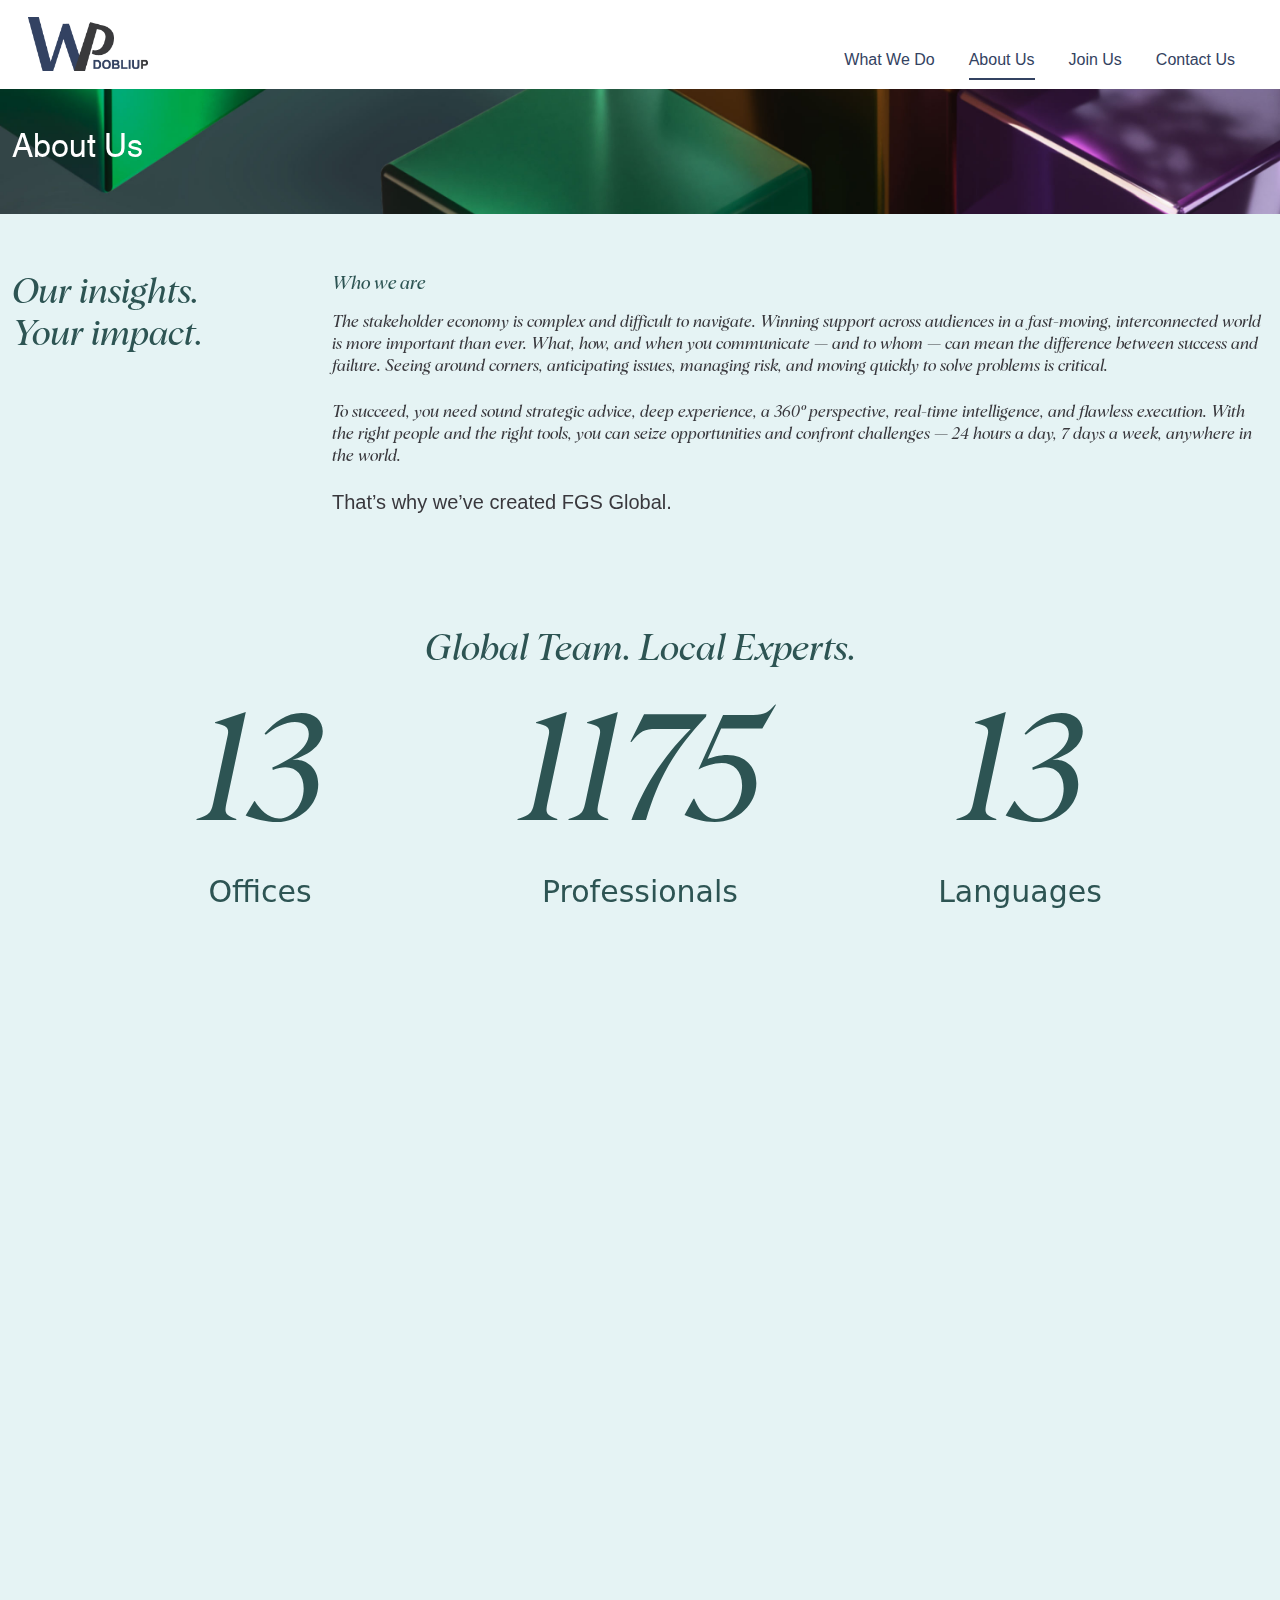
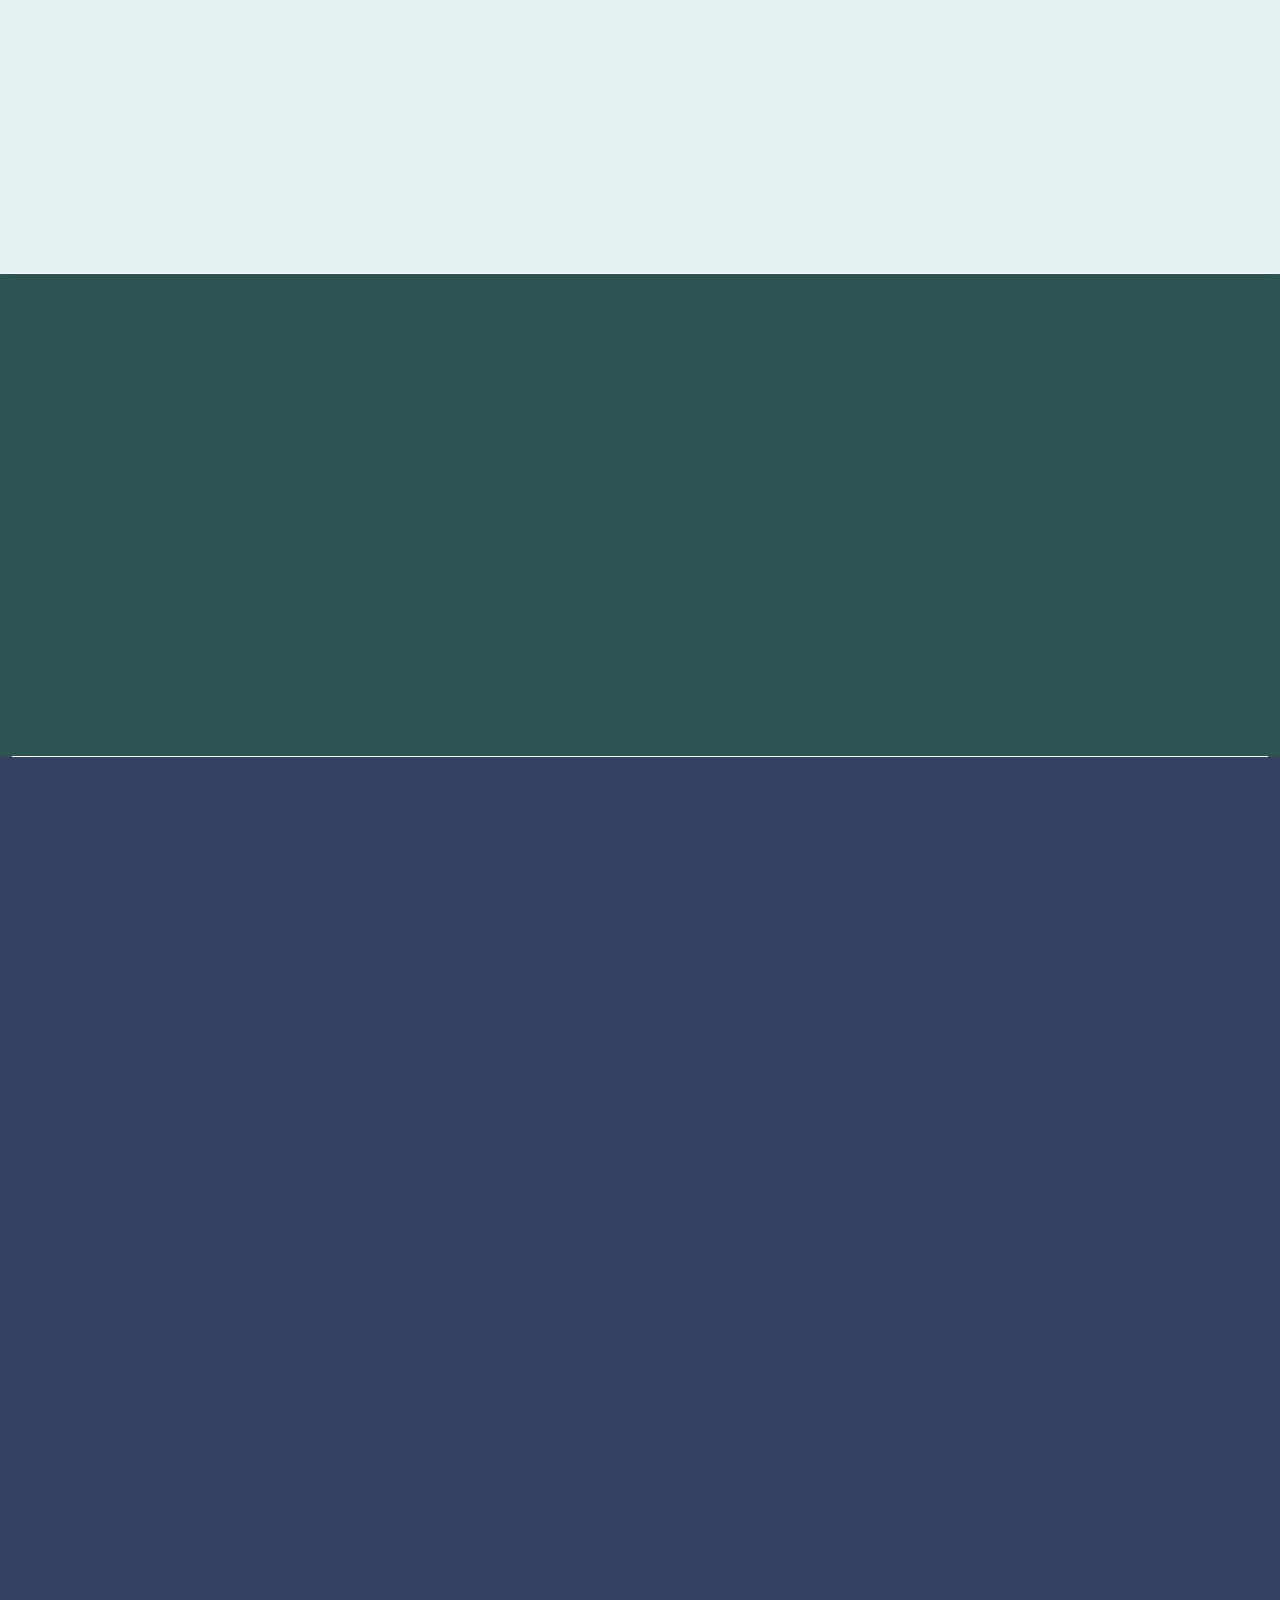
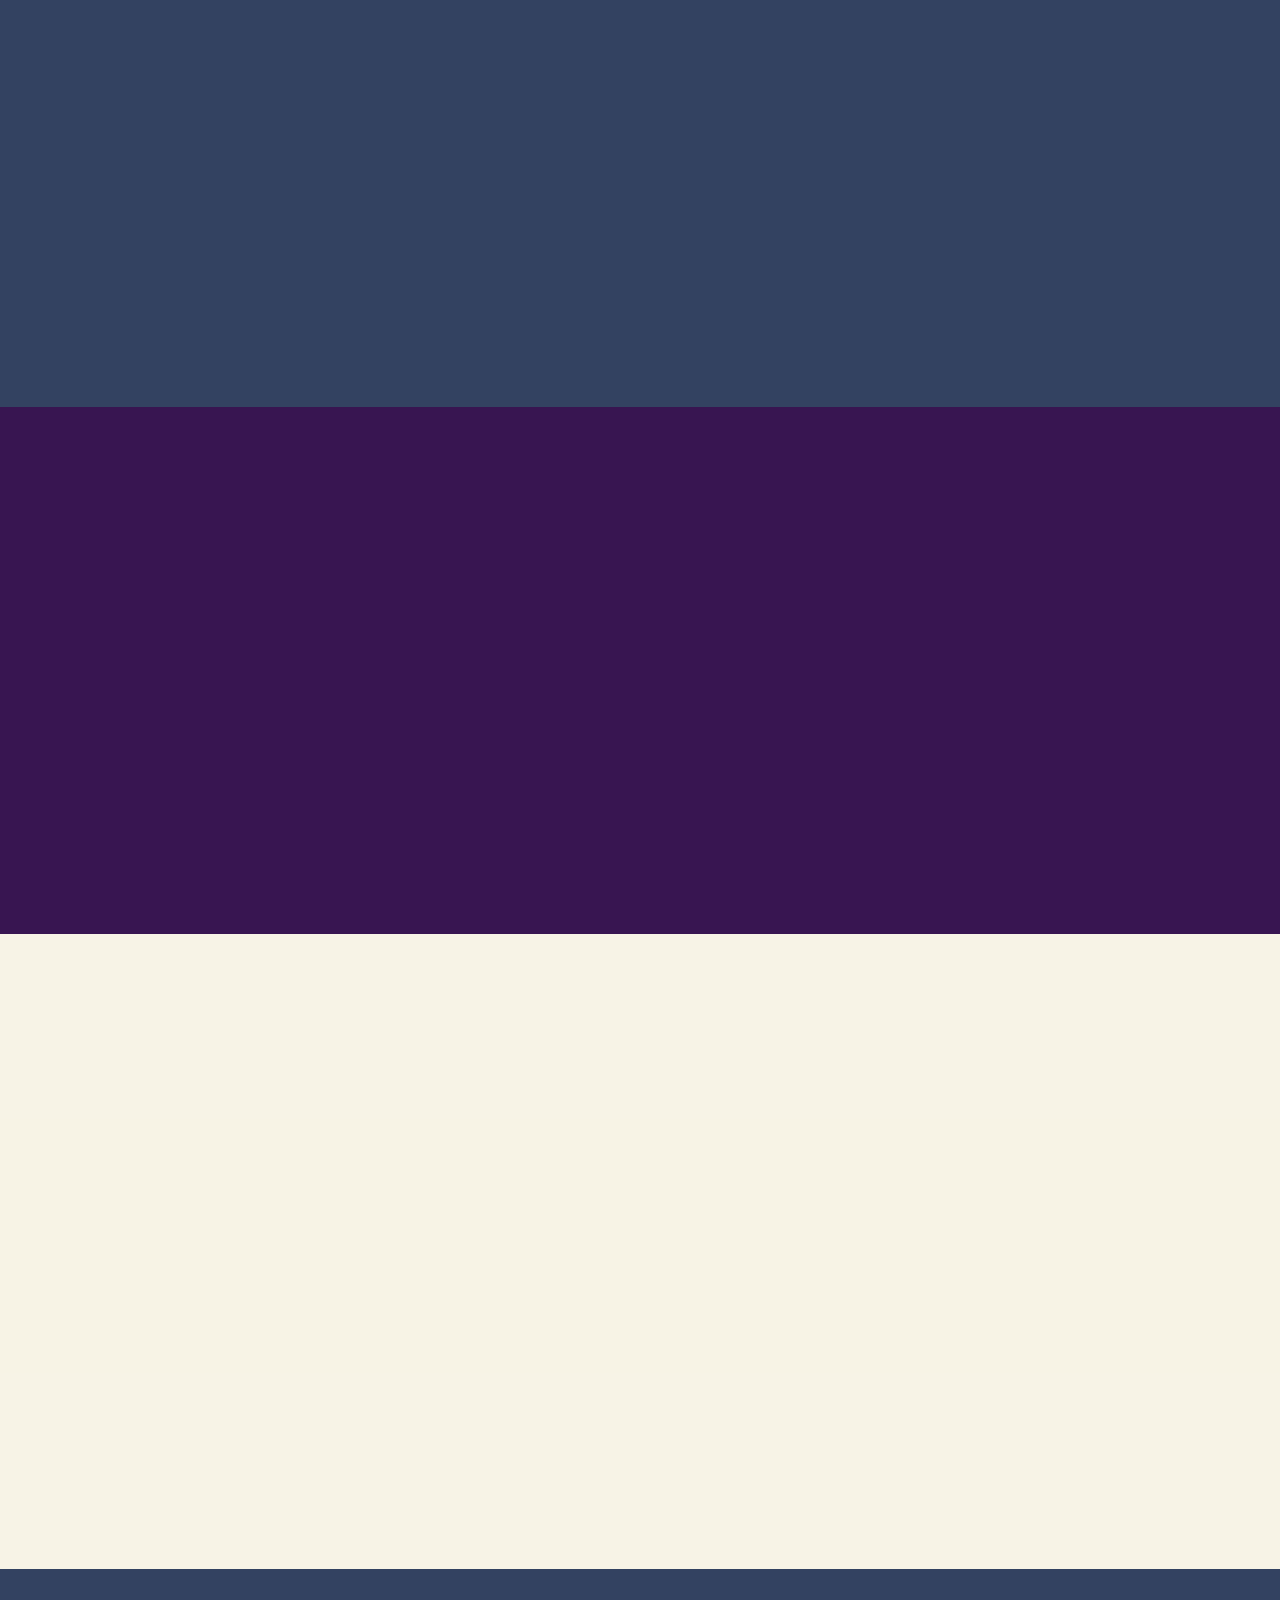
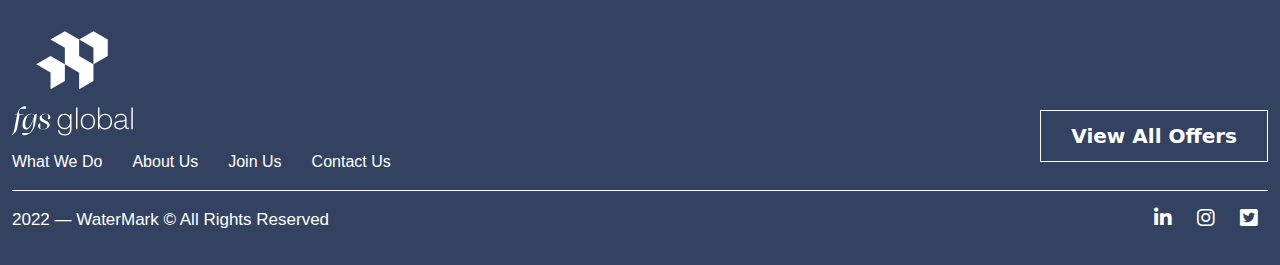
<file: aboutUs.html>
<!DOCTYPE html>
<html lang="en">

<head>
  <meta charset="UTF-8" />
  <meta http-equiv="X-UA-Compatible" content="IE=edge" />
  <meta name="viewport" content="width=device-width, initial-scale=1.0" />
  <link rel="shortcut icon" href="./resource/img/indexpage/fav-icon.ico" type="image/x-icon" />
  <title>About Us</title>


  <!-- font awesome file link here  -->
  <link rel="stylesheet" href="./resource/fontawesome/fontawesome-free-6.2.1-web/css/all.min.css">

  <!-- bootstrap cdn link here  -->
  <link rel="stylesheet" href="./resource/css/bootstrap.min.css">
  <link href="https://unpkg.com/aos@2.3.1/dist/aos.css" rel="stylesheet">

  <!-- main css link here  -->
  <link rel="stylesheet" href="./resource/css/style.css">
</head>

<body>
  <!-- header section html start  -->
  <div class="aboutPage-header">
    <div class="header">
      <div class="container-fluid">
        <div class="main_header">
          <div class="brand-icon">
            <a href="./index.html">
              <img src="./resource/img/indexpage/brand-icon.png" alt="icon" class="main-logo">
              <img src="./resource/img/indexpage/sticky-brand-icon.png" alt="icon" class="sticky-logo">
            </a>
          </div>
          <div id="bars">
            <div id="bar1"></div>
            <div id="bar2"></div>
            <div id="bar3"></div>
          </div>
          <ul class="menu">
            <li><a href="./WhatWeDo.html">What We Do</a></li>
            <!-- <li><a href="./mainInsights.html">Insights</a></li> -->
            <li><a id="active" href="./aboutUs.html"> About Us</a></li>
            <!-- <li><a href="./people.html">People</a></li> -->
            <li><a href="./joinUs.html">Join Us</a></li>
            <li><a href="./contact.html">Contact Us</a></li>
          </ul>
        </div>
      </div>
    </div>
    <div class="container-fluid">
      <div class="hero_area">
        <h1 data-aos="fade-right" data-aos-duration="800" data-aos-delay="300">About Us</h1>
      </div>
    </div>
  </div>
  <!-- header section html end -->

  <!-- main section html start from here  -->
  <main>
    <!-- Our insights HTML Start  -->
    <div class="ourInsight_section_wrapper">
      <div class="container-fluid">
        <section class="our_insight section-body">
          <div class="row">
            <div class="col-lg-3">
              <div class="our_4insight_left">
                <h2 data-aos="fade-up" data-aos-duration="800" data-aos-delay="300">
                  Our insights. <br> Your impact.
                </h2>
              </div>
            </div>
            <div class="col-lg-9">
              <div class="our_4insight_right">
                <h4 data-aos="fade-up" data-aos-duration="800" data-aos-delay="300">Who we are</h4>
                <p data-aos="fade-up" data-aos-duration="800" data-aos-delay="400" class="mb-4">
                  The stakeholder economy is complex and difficult to navigate. Winning support across audiences in a
                  fast-moving, interconnected world is more important than ever. What, how, and when you communicate —
                  and to whom — can mean the difference between success and failure. Seeing around corners, anticipating
                  issues, managing risk, and moving quickly to solve problems is critical.
                </p>
                <p data-aos="fade-up" data-aos-duration="800" data-aos-delay="500" class="mb-4">
                  To succeed, you need sound strategic advice, deep experience, a 360º perspective, real-time
                  intelligence, and flawless execution. With the right people and the right tools, you can seize
                  opportunities and confront challenges — 24 hours a day, 7 days a week, anywhere in the world.
                </p>
                <h2 data-aos="fade-up" data-aos-duration="800" data-aos-delay="600">
                  That’s why we’ve created FGS Global.
                </h2>
              </div>
            </div>
          </div>
        </section>
      </div>
    </div>
    <!-- Our insights HTML end -->
    <!-- counter section HTML start  -->
    <div class="counterSection_wrapper">
      <div class="container-fluid">
        <section class=" section-body">
          <div class="container">
            <div class="row justify-content-center text-center">
              <div class="col-12">
                <h1 class="pb-3 counterHeader" data-aos="zoom-in" data-aos-duration="800" data-aos-delay="300">Global
                  Team. Local Experts.</h1>
              </div>
              <div class="col-md-4" data-aos="zoom-in" data-aos-duration="800" data-aos-delay="300">
                <span id="count1" class="display-4"></span>
                <h2 class="counter1text">Offices</h2>
              </div>
              <div class="col-md-4" data-aos="zoom-in" data-aos-duration="800" data-aos-delay="400">
                <span id="count2" class="display-4"></span>
                <h2 class="counter2text">Professionals</h2>
              </div>
              <div class="col-md-4" data-aos="zoom-in" data-aos-duration="800" data-aos-delay="500">
                <span id="count3" class="display-4"></span>
                <h2 class="counter3text">Languages</h2>
              </div>
            </div>
          </div>
        </section>
      </div>
    </div>
    <!-- counter section HTML end -->

    <!-- Making an impact section HTMl start  -->
    <div class="makingAnImpactSection_wrapper">
      <div class="container-fluid">
        <section class="makingAnImpactSection section-body">
          <div class="makingAnImpactSection_header">
            <h2 data-aos="fade-up" data-aos-duration="800" data-aos-delay="300">Making an impact</h2>
            <p data-aos="fade-up" data-aos-duration="800" data-aos-delay="300">
              Across the world, our colleagues contribute to building a better society as we serve our clients and
              communities. Learn more about our approach to social responsibility, sustainability and diversity, equity
              and inclusion.
            </p>
          </div>
          <div class="makingAnImpactSection_body">
            <div class="row">
              <div class="col-lg-4 col-md-6" data-aos="fade-right" data-aos-duration="800" data-aos-delay="300">
                <a href="./blog.html" class="sector_name">
                  <h1>
                    Diversity, Equity, Inclusion and Belonging
                    <sub>
                      <span class="maAn-rightArrow">&#8594;</span>
                    </sub>
                  </h1>
                </a>
              </div>
              <div class="col-lg-4 col-md-6" data-aos="fade-right" data-aos-duration="800" data-aos-delay="400">
                <a href="./blog.html" class="sector_name">
                  <h1>
                    Social Responsibility
                    <sub>
                      <span class="maAn-rightArrow">&#8594;</span>
                    </sub>
                  </h1>
                </a>
              </div>
              <div class="col-lg-4 col-md-6" data-aos="fade-right" data-aos-duration="800" data-aos-delay="500">
                <a href="./blog.html" class="sector_name">
                  <h1>
                    Sustainability
                    <sub>
                      <span class="maAn-rightArrow">&#8594;</span>
                    </sub>
                  </h1>
                </a>
              </div>
            </div>
          </div>
        </section>
      </div>
    </div>
    <!-- Making an impact section HTMl end -->

    <!-- Partnership1  seciton HTMl start  -->
    <div class="partnershipSectionWrapper">
      <div class="container-fluid">
        <section class="Partnership section-body">
          <div class="row">
            <div class="col-lg-8">
              <a href="#">
                <div class="partnership_left" data-aos="zoom-in" data-aos-duration="800" data-aos-delay="300">
                  <img src="./resource/img/aboutUs/partnership/img1.png" alt="image">
                </div>
              </a>
            </div>
            <div class="col-lg-4">
              <a href="#">
                <div class="partnership_right">
                  <h2 data-aos="fade-up" data-aos-duration="800" data-aos-delay="300">Partnership is powerful.</h2>
                  <p data-aos="fade-up" data-aos-duration="800" data-aos-delay="400">
                    When we formed FGS Global, we decided that our colleagues would be partners, not just employees.
                    We’re charting our destiny together, as a new generation of owners in the firm. The future we are
                    building will be shared with our colleagues as we embark on this entrepreneurial journey together.
                  </p>
                </div>
              </a>
            </div>
          </div>
        </section>
      </div>
    </div>
    <!-- Partnership1  seciton HTMl end  -->

    <!-- Our beliefs section HTMl start  -->
    <div class="ourBeliefsSectionWarapper">
      <div class="container-fluid">
        <section class="ourBeliefs section-body">
          <div class="row">
            <div class="col-lg-4 col-md-6">
              <div class="ourBeliefs_box1">
                <h2 data-aos="fade-up" data-aos-duration="800" data-aos-delay="300">Our beliefs</h2>
                <img class="img-fluid" data-aos="zoom-in" data-aos-duration="800" data-aos-delay="400"
                  src="./resource/img/aboutUs/ourbeliefs/img1.png" alt="image">
              </div>
            </div>
            <div class="col-lg-4 col-md-6">
              <ul class="ourBeliefs_box2">
                <li data-aos="fade-up" data-aos-duration="800" data-aos-delay="300">
                  We believe that complex and unpredictable challenges demand unique solutions.
                </li>
                <li data-aos="fade-up" data-aos-duration="800" data-aos-delay="400">
                  We believe in bringing together the brightest and most curious people to impact the conversation.
                </li>
                <li data-aos="fade-up" data-aos-duration="800" data-aos-delay="500">
                  We believe our breadth of offer is made stronger by the depth of expertise behind it.
                </li>
              </ul>
            </div>
            <div class="col-lg-4 col-md-6">
              <ul class="ourBeliefs_box3">
                <li data-aos="fade-up" data-aos-duration="800" data-aos-delay="600">
                  We believe in never settling for good enough
                </li>
                <li data-aos="fade-up" data-aos-duration="800" data-aos-delay="700">
                  we are always pushing to go beyond the ordinary.
                </li>
                <li data-aos="fade-up" data-aos-duration="800" data-aos-delay="800">
                  We believe in the power of strategic communications to shape the future of business and society.
                </li>
              </ul>
            </div>

          </div>
        </section>
      </div>
    </div>
    <!-- Our beliefs section HTMl end -->

    <!-- what we do sectin html start  -->
    <div class="what_we_do_section">
      <div class="container-fluid">
        <section class="what_we_do section-body">
          <div class="what_we_do_header">
            <p data-aos="fade-up" data-aos-duration="800" data-aos-delay="300">
              We are leaders in all aspects of strategic communications, including corporate reputation, crisis
              management, government affairs, and transformation and change, as well as the leading force in financial
              communications worldwide.
            </p>
          </div>
          <div class="what_we_do_body">
            <div class="work_cards">
              <div class="row">
                <div class="col-lg-4 col-md-6" data-aos="fade-up" data-aos-duration="1500" data-aos-delay="300">
                  <a href="./whatWeDoBlog.html">
                    <div class="work_card workCard1">
                      <div class="work-img">
                        <img src="./resource/img/indexpage/work_img/warkimg1.png" alt="image">
                      </div>
                      <h2>
                        CORPORATE REPUTATION & LEADERSHIP STRATEGIES
                        <span class="work-right-arrow">&#8594;</span>
                      </h2>
                    </div>
                  </a>
                </div>
                <div class="col-lg-4 col-md-6" data-aos="fade-up" data-aos-duration="1500" data-aos-delay="400">
                  <a href="./whatWeDoBlog.html">
                    <div class="work_card workCard2">
                      <div class="work-img">
                        <img src="./resource/img/indexpage/work_img/warkimg2.png" alt="image">
                      </div>
                      <h2>
                        CRISIS AND ISSUES MANAGEMENT
                        <span class="work-right-arrow">&#8594;</span>
                      </h2>

                    </div>
                  </a>
                </div>
                <div class="col-lg-4 col-md-6" data-aos="fade-up" data-aos-duration="1500" data-aos-delay="500">
                  <a href="./whatWeDoBlog.html">
                    <div class="work_card workCard3">
                      <div class="work-img">
                        <img src="./resource/img/indexpage/work_img/workimg3.png" alt="image">
                      </div>
                      <h2>
                        CORPORATE REPUTATION & LEADERSHIP STRATEGIES
                        <span class="work-right-arrow">&#8594;</span>
                      </h2>

                    </div>
                  </a>
                </div>
                <div class="col-lg-4 col-md-6" data-aos="fade-up" data-aos-duration="1500" data-aos-delay="700">
                  <a href="./whatWeDoBlog.html">
                    <div class="work_card workCard4">
                      <div class="work-img">
                        <img src="./resource/img/indexpage/work_img/workimg4.png" alt="image">
                      </div>
                      <h2>
                        CRISIS AND ISSUES MANAGEMENT
                        <span class="work-right-arrow">&#8594;</span>
                      </h2>

                    </div>
                  </a>
                </div>
                <div class="col-lg-4 col-md-6" data-aos="fade-up" data-aos-duration="1500" data-aos-delay="800">
                  <a href="./whatWeDoBlog.html">
                    <div class="work_card workCard4">
                      <div class="work-img">
                        <img src="./resource/img/indexpage/work_img/warkimg1.png" alt="image">
                      </div>
                      <h2>
                        CRISIS AND ISSUES MANAGEMENT
                        <span class="work-right-arrow">&#8594;</span>
                      </h2>

                    </div>
                  </a>
                </div>
                <div class="col-lg-4 col-md-6" data-aos="fade-up" data-aos-duration="1500" data-aos-delay="900">
                  <a href="./whatWeDoBlog.html">
                    <div class="work_card workCard4">
                      <div class="work-img">
                        <img src="./resource/img/indexpage/work_img/workimg4.png" alt="image">
                      </div>
                      <h2>
                        CRISIS AND ISSUES MANAGEMENT
                        <span class="work-right-arrow">&#8594;</span>
                      </h2>

                    </div>
                  </a>
                </div>
              </div>
            </div>
            <div class="work_btn">
              <a href="./WhatWeDo.html">
                <input data-aos="zoom-in" data-aos-duration="800" data-aos-delay="1000" class="more_work_btn"
                  type="button" value="Learn More">
              </a>
            </div>
          </div>
        </section>
      </div>
    </div>
    <!-- what we do sectin htrml end -->

    <!-- Our partnership2 section html start  -->
    <div class="OurPartnershipSectionWrapper">
      <div class="container-fluid">
        <section class="OurPartnershipSection section-body">
          <div class="row">
            <div class="col-lg-6">
              <div class="OurPartnershipSection_left">
                <a href="#">
                  <img class="col-lg-4 col-md-6" data-aos="zoom-in" data-aos-duration="800" data-aos-delay="500"
                    src="./resource/img/aboutUs/brand_icon.jpg" alt="image">
                </a>
              </div>
            </div>
            <div class="col-lg-6">
              <div class="OurPartnershipSection_right">
                <h2 data-aos="fade-up" data-aos-duration="800" data-aos-delay="500">Our partnership</h2>
                <p data-aos="fade-up" data-aos-duration="800" data-aos-delay="600">
                  In October 2021, Finsbury Glover Hering and Sard Verbinnen & Company announced their intention to
                  merge, offering board-level and c-suite counsel in all aspects of strategic communications — including
                  government affairs, corporate reputation, crisis management and transformation and change. The new
                  firm is also the leading force in financial communications worldwide.
                </p>
              </div>
            </div>
          </div>
        </section>
      </div>
    </div>
    <!-- Our partnership2 section html end -->

    <!-- Our History section HTMl start  -->
    <div class="ourHistorySectionWrapper">
      <div class="container-fluid">
        <section class="ourHistorySection section-body">
          <div class="ourHistorySection_header">
            <h2 data-aos="zoom-in" data-aos-duration="800" data-aos-delay="300">Our History</h2>
            <p data-aos="fade-up" data-aos-duration="800" data-aos-delay="400">
              <span>
                FGS Global has its roots in four venerable firms across the world of strategic communications:
              </span>
              <span id="blodText">
                Finsbury, Hering Schuppener, The Glover Park Group and Sard Verbinnen & Co.
              </span>
            </p>
          </div>
          <div class="ourHistorySection_body">
            <div class="History_tabs" data-aos="fade-up" data-aos-duration="800" data-aos-delay="500">
              <nav>
                <div class="nav nav-tabs" id="nav-tab" role="tablist">
                  <button class="nav-link nav_link active" id="nav-home-tab" data-bs-toggle="tab"
                    data-bs-target="#nav-home" type="button" role="tab" aria-controls="nav-home"
                    aria-selected="true">Finsbury</button>
                  <button class="nav-link nav_link" id="nav-profile-tab" data-bs-toggle="tab"
                    data-bs-target="#nav-profile" type="button" role="tab" aria-controls="nav-profile"
                    aria-selected="false">Hering Schuppener</button>
                  <button class="nav-link nav_link" id="nav-contact-tab" data-bs-toggle="tab"
                    data-bs-target="#nav-contact" type="button" role="tab" aria-controls="nav-contact"
                    aria-selected="false">The Glover Park Group</button>
                  <button class="nav-link nav_link" id="nav-contact-tab" data-bs-toggle="tab" data-bs-target="#nav-blog"
                    type="button" role="tab" aria-controls="nav-contact" aria-selected="false">Sard Verbinnen &
                    Co.</button>
                </div>
              </nav>
              <div class="tab-content" id="nav-tabContent">
                <div class="tab-pane fade show active" id="nav-home" role="tabpanel" aria-labelledby="nav-home-tab"
                  tabindex="0">

                  <div class="row">
                    <div class="col-lg-6 col-md-6">
                      <div class="tab1Text">
                        <p>
                          Finsbury was founded in 1994 by Roland Rudd to fill a gap in the market for superior financial
                          communications counsel in the UK. Over the following two decades, the firm expanded from a
                          single office in London to twelve offices across the UK, Europe, the United States, the Middle
                          East and Asia. The firm was acquired by WPP in 2001 and its US expansion was accelerated in
                          2013 when it merged with Robinson Lerer Montgomery, a titan in the world of crisis
                          communications.
                        </p>
                      </div>
                    </div>
                    <div class="col-lg-6 col-md-6">
                      <div class="tab1-img">
                        <img src="./resource/img/aboutUs/tabImg/img1.png" alt="image">
                      </div>
                    </div>
                  </div>

                </div>
                <div class="tab-pane fade" id="nav-profile" role="tabpanel" aria-labelledby="nav-profile-tab"
                  tabindex="0">

                  <div class="row">
                    <div class="col-lg-6 col-md-6">
                      <div class="tab2Text">
                        <p>
                          One year after Finsbury was founded in London, Hering Schuppener began its success story as a
                          strategic communications consultancy in Düsseldorf. In the years that followed, the team grew
                          rapidly under the leadership of founder Ralf Hering and became an undisputed leader in the
                          German market, focusing on financial and crisis communications as well as public affairs.
                          After his premature death in 2018, his partners carried his legacy into the future, expanding
                          throughout continental Europe with offices in all key financial, tech and political centers.
                        </p>
                      </div>
                    </div>
                    <div class="col-lg-6 col-md-6">
                      <div class="tab2-img">
                        <img src="./resource/img/aboutUs/tabImg/img2.png" alt="image">
                      </div>
                    </div>
                  </div>

                </div>
                <div class="tab-pane fade" id="nav-contact" role="tabpanel" aria-labelledby="nav-contact-tab"
                  tabindex="0">

                  <div class="row">
                    <div class="col-lg-6 col-md-6">
                      <div class="tab3Text">
                        <p>
                          Founded in 2001 by veterans from the White House, Congress and across the American political
                          scene, The Glover Park Group was formed to combine the urgency and tools of modern campaigns
                          with the rigor of corporate strategy. Over nearly 20 years, GPG grew to pioneer the integrated
                          use of strategic communications, government affairs, policy counsel, creative services,
                          research and insights on behalf of the world's leading corporations, NGOs, trade associations
                          and industry coalitions. In 2016, Finsbury and Hering Schuppener forged a strategic
                          partnership to expand their reach and ability to serve global clients. The Glover Park Group
                          joined this consortium in 2016, increasing the Partnership's ability to provide strategic
                          government relations counsel in Washington D.C.
                        </p>
                      </div>
                    </div>
                    <div class="col-lg-6 col-md-6">
                      <div class="tab3-img">
                        <img src="./resource/img/aboutUs/tabImg/img3.png" alt="image">
                      </div>
                    </div>
                  </div>

                </div>
                <div class="tab-pane fade" id="nav-blog" role="tabpanel" aria-labelledby="nav-contact-tab" tabindex="0">

                  <div class="row">
                    <div class="col-lg-6 col-md-6">
                      <div class="tab4Text">
                        <p>
                          Beginning with its founding by George Sard and Paul Verbinnen in 1992, SVC provided
                          senior-level strategic communications counsel to its clients, often at their most critical
                          moments. SVC has consistently been ranked as the top global communications advisor on M&A,
                          IPOs and SPACs – including as a leader in the North America and global M&A league tables.
                          Clients also relied on SVC for strategic counsel and crisis communications in the face of
                          shareholder activist campaigns and litigation. In addition to advising on high-stakes
                          situations, SVC delivered ongoing strategic communications and investor relations support
                          across a range of clients and industries around the world.
                        </p>
                      </div>
                    </div>
                    <div class="col-lg-6 col-md-6">
                      <div class="tab4-img">
                        <img src="./resource/img/aboutUs/tabImg/img4.png" alt="image">
                      </div>
                    </div>
                  </div>
                </div>
              </div>
            </div>
          </div>
        </section>
      </div>
    </div>
    <!-- Our History section HTMl end -->
  </main>
  <!-- main section html end from here  -->

  <!-- footer section html start from here  -->
  <footer>
    <div class="footer_container">
      <div class="container-fluid">
        <div class="footer_header">
          <div class="footer_header_left">
            <div class="f-header_left-img">
              <a href="#">
                <img src="./resource/img/indexpage/footer-logo.svg" alt="" />
              </a>
            </div>
            <div class="f-header-left-dosc">
              <ul>
                <li><a href="./WhatWeDo.html">What We Do</a></li>
                <!-- <li><a href="./mainInsights.html">Insights</a></li> -->
                <li><a id="active" href="./aboutUs.html"> About Us</a></li>
                <!-- <li><a href="./people.html">People</a></li> -->
                <li><a href="./joinUs.html">Join Us</a></li>
                <li><a href="./contact.html">Contact Us</a></li>
              </ul>
            </div>
          </div>
          <div class="footer_header_left">
            <div class="all_offer_btn_container">
              <a href="./contact.html">
                <input class="all_offer_btn" type="button" value="View All Offers">
              </a>
            </div>
          </div>
        </div>
        <div class="footer-bottom">
          <div class="copy-right_text">
            <p>2022 — WaterMark &#169; All Rights Reserved</p>
          </div>
          <div class="social_link">
            <a href="#">
              <i class="fa-brands fa-linkedin-in"></i>
            </a>
            <a href="#">
              <i class="fa-brands fa-instagram"></i>
            </a>
            <a href="#">
              <i class="fa-brands fa-square-twitter"></i>
            </a>
          </div>
        </div>
      </div>
    </div>
  </footer>
  <!-- footer section html ends from here  -->

  <!-- all js files link here  -->
  <!-- ============================= -->
  <!-- bootstrap js file link  -->
  <script src="./resource/js/bootstrap.min.js"></script>
  <script src="https://unpkg.com/aos@2.3.1/dist/aos.js"></script>
  <!-- all js files  -->
  <script src="./resource/js/custom.js"></script>
  <script src="./resource/js/counter.js"></script>
  <script>
    AOS.init();
  </script>
</body>

</html>
</file>
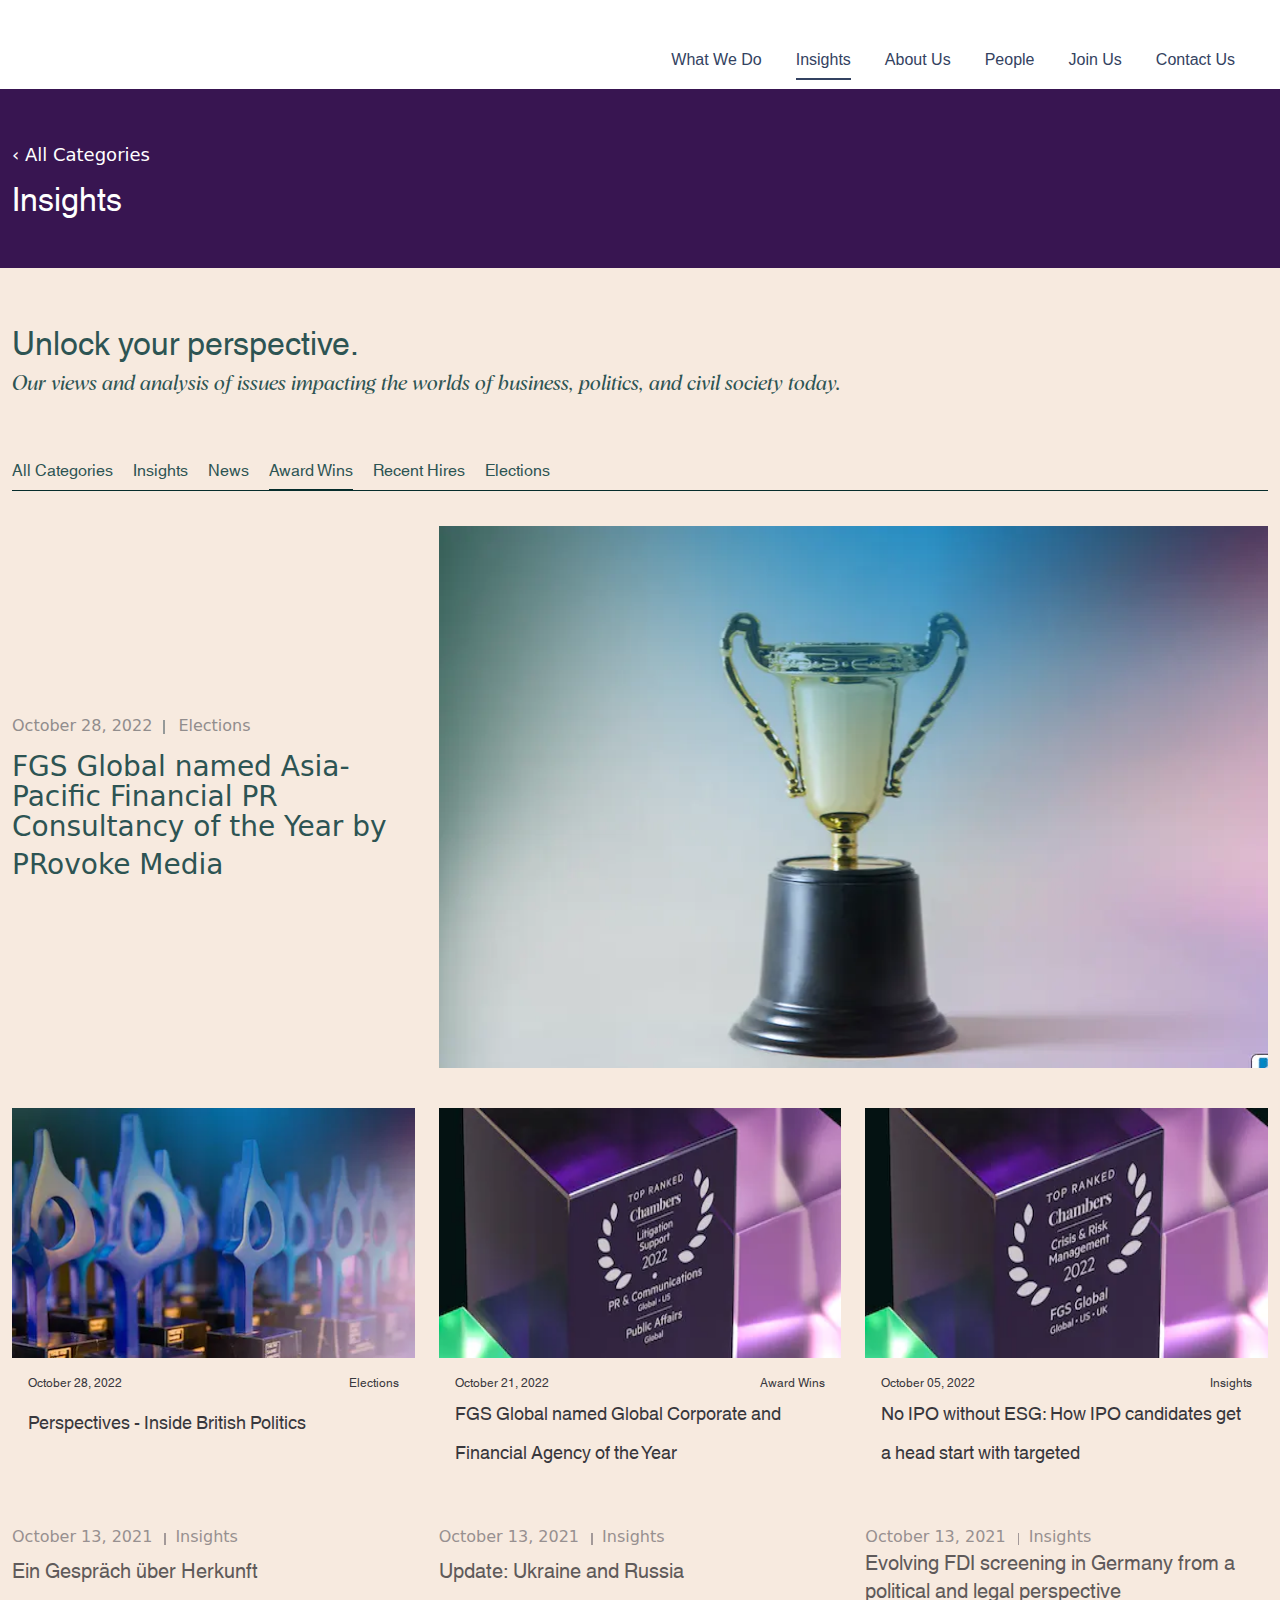
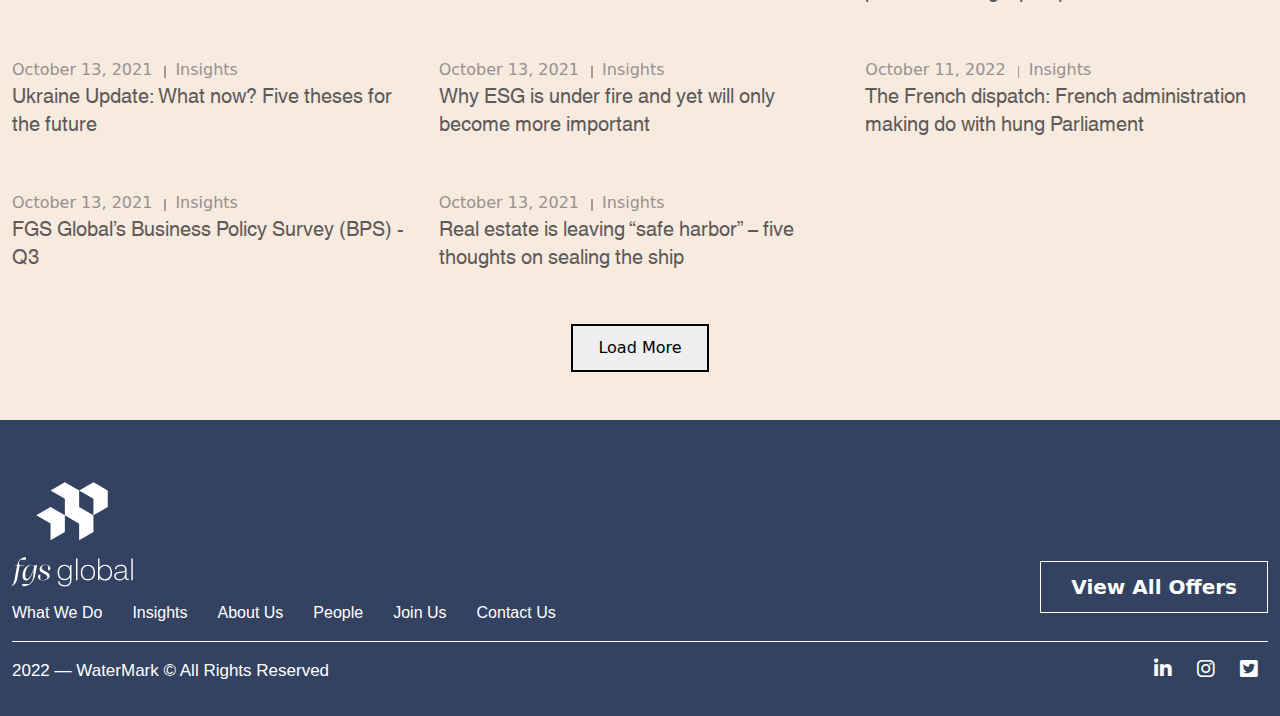
<file: award.html>
<!DOCTYPE html>
<html lang="en">
  <head>
    <meta charset="UTF-8" />
    <meta http-equiv="X-UA-Compatible" content="IE=edge" />
    <meta name="viewport" content="width=device-width, initial-scale=1.0" />
    <link
      rel="shortcut icon"
      href="./resource/img/indexpage/fabicon.png"
      type="image/x-icon"
    />
    <title>Award Wins</title>
 
    <!-- font awesome file link here  -->
    <link rel="stylesheet" href="./resource/fontawesome/fontawesome-free-6.2.1-web/css/all.min.css">

    <!-- bootstrap cdn link here  -->
    <link rel="stylesheet" href="./resource/css/bootstrap.min.css">
    
    <!-- main css link here  -->
    <link rel="stylesheet" href="./resource/css/style.css">
  </head>

  <body>
    <!-- header section html start  -->
    <div class="insights-header">
      <div class="header">
        <div class="container-fluid">
          <div class="main_header">
            <div class="brand-icon">
              <a href="./index.html">
                <img class="test" src="./resource/img/indexpage/brand_icon.jpg" alt="icon" />
              </a>
            </div>
            <div id="bars">
              <div id="bar1"></div>
              <div id="bar2"></div>
              <div id="bar3"></div>
            </div>
            <ul class="menu">
              <li><a href="./WhatWeDo.html">What We Do</a></li>
              <li><a id="active" href="./mainInsights.html">Insights</a></li>
              <li><a href="./aboutUs.html"> About Us</a></li>
              <li><a href="./people.html">People</a></li>
              <li><a href="./joinUs.html">Join Us</a></li>
              <li><a href="./contact.html">Contact Us</a></li>
            </ul>
          </div>
        </div>
      </div>
      <div class="container-fluid">
        <div class="hero_area">
          <a href="./mainInsights.html">
            <div class="all_cata_btn">
              <h1>
                ‹ All Categories
              </h1>
            </div>
          </a>
          <h1>Insights</h1>
        </div>
      </div>
    </div>
    <!-- header section html end -->

    <!-- main section html start from here  -->
    <main class="whatWeDo">
      <!-- page sub header HTML start  -->
      <section class="PageSubHeader-wrapper">
        <div class="container-fluid">
          <div class="subPageHeader">
            <h1>
              Unlock your perspective.
              
            </h1>
            <p>
              Our views and analysis of issues impacting the worlds of business, politics, and civil society today.
            </p>
          </div>
        </div>
      </section>
      <!-- page sub header HTML start  -->

      <!-- insights Categories HTMl start  -->
          <div class="insights-categories-wrapper">
            <div class="container-fluid">
              <section class="insights-all-categories">
                  <div class="all-categories-header">
                    <ul class="insights-menu">
                      <li><a href="./mainInsights.html">All Categories</a></li>
                      <li  ><a href="./Insights.html">Insights</a></li>
                      <li><a href="./news.html">News</a></li>
                      <li class="active2"><a href="./award.html">Award Wins</a></li>
                      <li><a href="./recentHires.html">Recent Hires</a></li>
                      <li><a href="./elections.html">Elections</a></li>
                    </ul>
                  </div>
                  <div class="all-categories-body">
                    <div class="all-categories-body-first-row">
                      <div class="row">
                        <div class="col-lg-4">
                          <a href="#">
                            <div class="all-categories-left award-header-left">
                              <div class="all-categories-left-header">
                                <div class="time">
                                  <p>
                                    October 28, 2022
                                  </p> 
                                </div>
                                <div class="subject">
                                  <p>
                                    Elections
                                  </p>
                                </div>
                              </div>
                              <div class="all-categories-left-body">
                                <div class="all-categories-left-body-text">
                                  <h2>
                                    FGS Global named Asia-Pacific Financial PR Consultancy of the Year by PRovoke Media
                                    <span class="award-rightArrow">&#8594;</span>
                                  </h2>
                                </div>
                              </div>
                            </div>
                          </a>
                        </div>
                        <div class="col-lg-8">
                          <div class="insight-right">
                            <img  src="./resource/img/award/img1.png" alt="image">
                          </div>
                        </div>
                     </div>
                    </div>
                    <div class="all-categories-body-secound-row">
                      <div class="row">
                        <div class="col-lg-4 col-md-6">
                          <a  href="#">
                            <div class="your-blog awardCataBlog1">
                                <div class="your-blog-img allcataImg">
                                     <img src="./resource/img/award/img2.png" alt="image">
                                </div>
                                <div class="your-blog-dosc">
                                 <div class="datAndSubContainer">
                                     <span>October 28, 2022</span>
                                     <span>Elections</span>
                                 </div>
                                 <h1>
                                  Perspectives - Inside British Politics
                                  <span class="award-rightArrow">&#8594;</span>
                                 </h1>
                                </div>
                             </div>
                           </a>
                        </div>
                        <div class="col-lg-4 col-md-6">
                          <a href="#">
                            <div class="your-blog awardCataBlog2">
                                <div class="your-blog-img allcataImg">
                                     <img src="./resource/img/award/img3.png" alt="image">
                                </div>
                                <div class="your-blog-dosc">
                                 <div class="datAndSubContainer">
                                     <span>October 21, 2022</span>
                                     <span>Award Wins</span>
                                 </div>
                                 <h1>
                                  FGS Global named Global Corporate and Financial Agency of the Year
                                  <span class="award-rightArrow">&#8594;</span>
                                 </h1>
                                </div>
                             </div>
                           </a>
                        </div>
                        <div class="col-lg-4 col-md-6">
                          <a  href="#">
                            <div class="your-blog awardCataBlog3">
                                <div class="your-blog-img allcataImg">
                                     <img src="./resource/img/award/img4.png" alt="image">
                                </div>
                                <div class="your-blog-dosc">
                                 <div class="datAndSubContainer">
                                     <span>October 05, 2022</span>
                                     <span>Insights</span>
                                 </div>
                                 <h1>
                                    No IPO without ESG: How IPO candidates get a head start with targeted
                                    <span class="award-rightArrow">&#8594;</span>
                                 </h1>
                                </div>
                             </div>
                        </a>
                        </div>
                     </div>
                    </div>
                  
                  </div>
              </section>
            </div>
          </div>
      <!-- insights Categories HTMl end -->

      <!-- InsightCategoryPlainGrid_item HTMl Start  -->
      <div class="InsightCategoryPlainGrid_items-wrapper">
          <div class="container-fluid">
            <div class="InsightCategoryPlainGrid_items">
                <div class="row">
                  <div class="col-lg-4 col-md-6">
                     <a href="#">
                    <div href="#" class="InsightCategorySection_items awardNewsItem">
                      <div class="InsightCategorySection_items_header">
                        <div class="InsightCategorySection_item_Time">
                          <p>
                            October 13, 2021 
                          </p>
                        </div>
                        <div class="InsightCategorySection_item_sub">
                          <p>
                            Insights
                          </p>
                        </div>
                      </div>
                      <div class="InsightCategorySection_items_body">
                        <h1>
                          Ein Gespräch über Herkunft 
                          <span class="award-rightArrow">&#8594;</span>
                        </h1>
                      </div>
                    </div>
                  </a>
                  </div>
                  <div class="col-lg-4 col-md-6">
                     <a href="#">
                    <div href="#" class="InsightCategorySection_items awardNewsItem">
                      <div class="InsightCategorySection_items_header">
                        <div class="InsightCategorySection_item_Time">
                          <p>
                            October 13, 2021 
                          </p>
                        </div>
                        <div class="InsightCategorySection_item_sub">
                          <p>
                            Insights
                          </p>
                        </div>
                      </div>
                      <div class="InsightCategorySection_items_body">
                        <h1>
                          Update: Ukraine and Russia
                          <span class="award-rightArrow">&#8594;</span>
                        </h1>
                      </div>
                    </div>
                  </a>
                  </div>
                  <div class="col-lg-4 col-md-6">
                     <a href="#">
                    <div href="#" class="InsightCategorySection_items awardNewsItem">
                      <div class="InsightCategorySection_items_header">
                        <div class="InsightCategorySection_item_Time">
                          <p>
                            October 13, 2021 
                          </p>
                        </div>
                        <div class="InsightCategorySection_item_sub">
                          <p>
                            Insights
                          </p>
                        </div>
                      </div>
                      <div class="InsightCategorySection_items_body">
                        <h1>
                          Evolving FDI screening in Germany from a political and legal perspective 
                          <span class="award-rightArrow">&#8594;</span>
                        </h1>
                      </div>
                    </div>
                  </a>
                  </div>
                  <div class="col-lg-4 col-md-6">
                    <a href="#">
                   <div href="#" class="InsightCategorySection_items awardNewsItem">
                     <div class="InsightCategorySection_items_header">
                       <div class="InsightCategorySection_item_Time">
                         <p>
                           October 13, 2021 
                         </p>
                       </div>
                       <div class="InsightCategorySection_item_sub">
                         <p>
                           Insights
                         </p>
                       </div>
                     </div>
                     <div class="InsightCategorySection_items_body">
                       <h1>
                         Ukraine Update: What now? Five theses for the future
                         <span class="award-rightArrow">&#8594;</span>
                       </h1>
                     </div>
                   </div>
                 </a>
                 </div>
                 <div class="col-lg-4 col-md-6">
                    <a href="#">
                   <div href="#" class="InsightCategorySection_items awardNewsItem">
                     <div class="InsightCategorySection_items_header">
                       <div class="InsightCategorySection_item_Time">
                         <p>
                           October 13, 2021 
                         </p>
                       </div>
                       <div class="InsightCategorySection_item_sub">
                         <p>
                           Insights
                         </p>
                       </div>
                     </div>
                     <div class="InsightCategorySection_items_body">
                       <h1>
                         Why ESG is under fire and yet will only become more important
                         <span class="award-rightArrow">&#8594;</span>
                       </h1>
                     </div>
                   </div>
                 </a>
                 </div>
                 <div class="col-lg-4 col-md-6">
                  <a href="#">
                 <div href="#" class="InsightCategorySection_items awardNewsItem">
                   <div class="InsightCategorySection_items_header">
                     <div class="InsightCategorySection_item_Time">
                       <p>
                         October 11, 2022   
                       </p>
                     </div>
                     <div class="InsightCategorySection_item_sub">
                       <p>
                         Insights
                       </p>
                     </div>
                   </div>
                   <div class="InsightCategorySection_items_body">
                     <h1>
                       The French dispatch: French administration making do with hung Parliament
                       <span class="award-rightArrow">&#8594;</span>
                     </h1>
                   </div>
                 </div>
               </a>
               </div>
               <div class="col-lg-4 col-md-6">
                  <a href="#">
                 <div href="#" class="InsightCategorySection_items awardNewsItem">
                   <div class="InsightCategorySection_items_header">
                     <div class="InsightCategorySection_item_Time">
                       <p>
                         October 13, 2021 
                       </p>
                     </div>
                     <div class="InsightCategorySection_item_sub">
                       <p>
                         Insights
                       </p>
                     </div>
                   </div>
                   <div class="InsightCategorySection_items_body">
                     <h1>
                       FGS Global’s Business Policy Survey (BPS) - Q3
                       <span class="award-rightArrow">&#8594;</span>
                     </h1>
                   </div>
                 </div>
               </a>
               </div>
               <div class="col-lg-4 col-md-6">
                  <a href="#">
                 <div href="#" class="InsightCategorySection_items awardNewsItem">
                   <div class="InsightCategorySection_items_header">
                     <div class="InsightCategorySection_item_Time">
                       <p>
                         October 13, 2021 
                       </p>
                     </div>
                     <div class="InsightCategorySection_item_sub">
                       <p>
                         Insights
                       </p>
                     </div>
                   </div>
                   <div class="InsightCategorySection_items_body">
                     <h1>
                       Real estate is leaving “safe harbor” – five thoughts on sealing the ship
                       <span class="award-rightArrow">&#8594;</span>
                     </h1>
                   </div>
                 </div>
               </a>
               </div>
                </div>
            </div>
            <div class="InsightCategoryPlainGrid_itemsLoadMoreBtn">
              <input class="insCataItemLoadMoreBtn" type="button" value="Load More">
            </div>
          </div>
      </div>
      <!-- InsightCategoryPlainGrid_item HTMl end -->


    </main>
    <!-- main section html end from here  -->

    <!-- footer section html start from here  -->
    <footer>
      <div class="footer_container">
        <div class="container-fluid">
          <div class="footer_header">
            <div class="footer_header_left">
              <div class="f-header_left-img">
                <a href="#">
                  <img src="./resource/img/indexpage/footer-logo.svg" alt="" />
                </a>
              </div>
              <div class="f-header-left-dosc">
                <ul>
                  <li><a href="./WhatWeDo.html">What We Do</a></li>
                  <li><a  href="./mainInsights.html">Insights</a></li>
                  <li><a href="./aboutUs.html"> About Us</a></li>
                  <li><a href="./people.html">People</a></li>
                  <li><a href="./joinUs.html">Join Us</a></li>
                  <li><a href="./contact.html">Contact Us</a></li>
                </ul>
              </div>
            </div>
            <div class="footer_header_left">
              <div class="all_offer_btn_container">
                <a href="./contact.html">
                  <input  class="all_offer_btn" type="button" value="View All Offers">
              </a>
              </div>
            </div>
          </div>
          <div class="footer-bottom">
            <div class="copy-right_text">
              <p>2022 — WaterMark &#169; All Rights Reserved</p>
            </div>
            <div class="social_link">
              <a href="#">
                <i class="fa-brands fa-linkedin-in"></i>
              </a>
              <a href="#">
                <i class="fa-brands fa-instagram"></i>
              </a>
              <a href="#">
                <i class="fa-brands fa-square-twitter"></i>
              </a>
            </div>
          </div>
        </div>
      </div>
    </footer>
    <!-- footer section html ends from here  -->

    <!-- all js files link here  -->
    <!-- ============================= -->
    <!-- bootstrap js file link  -->
    <script src="./resource/js/bootstrap.min.js"></script>
    <!-- all js files  -->
    <script src="./resource/js/custom.js"></script>
  </body>
</html>
</file>
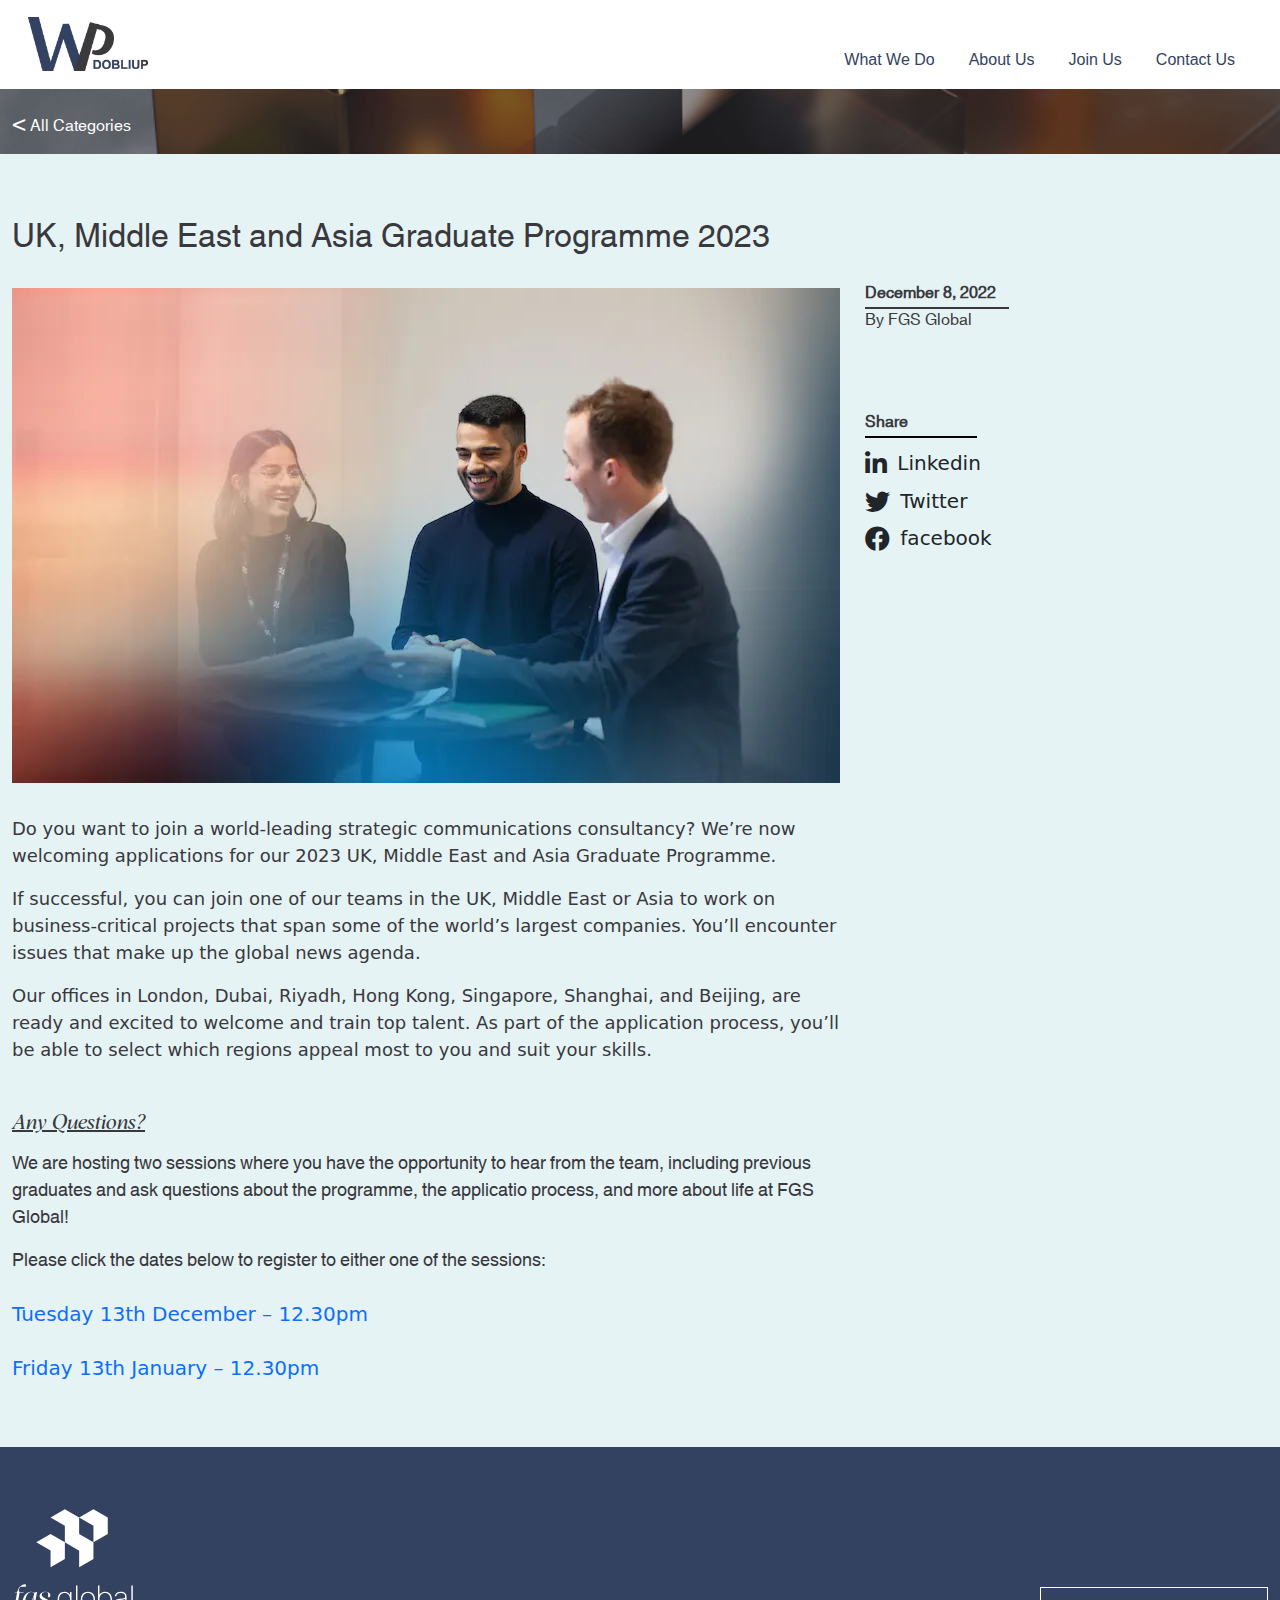
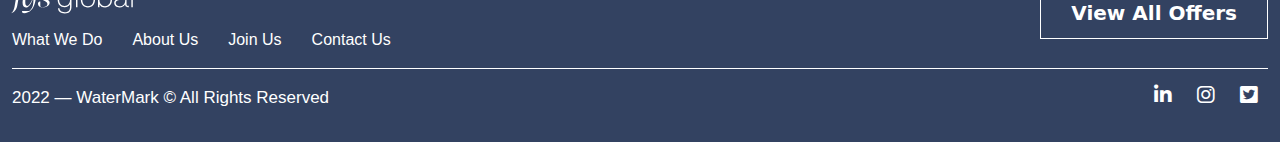
<file: blog.html>
<!DOCTYPE html>
<html lang="en">
  <head>
    <meta charset="UTF-8" />
    <meta http-equiv="X-UA-Compatible" content="IE=edge" />
    <meta name="viewport" content="width=device-width, initial-scale=1.0" />
    <link
      rel="shortcut icon"
      href="./resource/img/indexpage/fav-icon.ico"
      type="image/x-icon"
    />
    <title>Fgs Global Blog</title>

    <link rel="shortcut icon" href="./resource/img/indexpage/fabicon.png" type="image/x-icon">

    <!-- font awesome file link here  -->
    <link rel="stylesheet" href="./resource/fontawesome/fontawesome-free-6.2.1-web/css/all.min.css">

    <!-- bootstrap cdn link here  -->
    <link rel="stylesheet" href="./resource/css/bootstrap.min.css">
    
    <!-- main css link here  -->
    <link rel="stylesheet" href="./resource/css/style.css">
  </head>

  <body>
    <!-- header section html start  -->
    <div class="officeLocation-header blog-header-wrapper">
      <div class="header">
        <div class="container-fluid">
          <div class="main_header">
            <div class="brand-icon">
              <a href="./index.html">
                <img src="./resource/img/indexpage/brand-icon.png" alt="icon" class="main-logo">
                <img src="./resource/img/indexpage/sticky-brand-icon.png" alt="icon" class="sticky-logo">
              </a>
            </div>
            <div id="bars">
              <div id="bar1"></div>
              <div id="bar2"></div>
              <div id="bar3"></div>
            </div>
            <ul class="menu">
              <li><a href="./WhatWeDo.html">What We Do</a></li>
              <!-- <li><a id="active"  href="./mainInsights.html">Insights</a></li> -->
              <li><a href="./aboutUs.html"> About Us</a></li>
              <!-- <li><a href="./people.html">People</a></li> -->
              <li><a href="./joinUs.html">Join Us</a></li>
              <li><a  href="./contact.html">Contact Us</a></li>
            </ul>
          </div>
        </div>
      </div>
      <div class="container-fluid">
        <div class="hero_area">
          <a class="mainCategori-page" href="./mainInsights.html">
            <span id="lessthan">&#60;</span> All Categories
          </a>
        </div>
      </div>
    </div>
    <!-- header section html end -->

    <!-- main section html start from here  -->
    <main>
      <!-- blog body html start  -->
        <div class="blog-body">
          <div class="container-fluid">
            <div class="row">
              <div class="col-lg-8">
                <div class="blog-left">
                  <div class="blog-header">
                    <h1>UK, Middle East and Asia Graduate Programme 2023</h1>
                  </div>
                  <div class="single-blog-img">
                    <img class="img-fluid" src="./resource/img/blog/blogimg.png" alt="blog Image">
                  </div>
                  <div class="blog-dosc">
                    <p>
                      Do you want to join a world-leading strategic communications consultancy? We’re now welcoming applications for our 2023 UK, Middle East and Asia Graduate Programme.
                    </p>
                    <p>
                      If successful, you can join one of our teams in the UK, Middle East or Asia to work on business-critical projects that span some of the world’s largest companies. You’ll encounter issues that make up the global news agenda.
                    </p>
                    <p>
                      Our offices in London, Dubai, Riyadh, Hong Kong, Singapore, Shanghai, and Beijing, are ready and excited to welcome and train top talent. As part of the application process, you’ll be able to select which regions appeal most to you and suit your skills.
                    </p>
                     
                  </div>
                  <div class="blog-Question">
                    <h1>Any Questions?</h1>
                    <p>
                      We are hosting two sessions where you have the opportunity to hear from the team,
                      including previous graduates and ask questions about the programme, the applicatio
                      process, and more about life at FGS Global!
                    </p>
                    <p>
                      Please click the dates below to register to either one of the sessions:
                    </p>
                    <a target="_blank" href="https://zoom.us/signin#/login">
                      Tuesday 13th December – 12.30pm
                    </a>
                    <a target="_blank" href="https://zoom.us/signin#/login">
                      Friday 13th January – 12.30pm
                    </a>
                  </div>
                </div>
              </div>
              <div class="col-lg-4">
                <div class="blog-right">
                  <div class="blog-info">
                    <div class="blog-date">
                      <h2>December 8, 2022</h2>
                      <p>By FGS Global</p>
                    </div>
                    <div class="blog-social-link">
                      <div class="blog-social-link-header">
                        <h1>Share</h1>
                      </div>
                      <div class="linkedin">
                        <i class="fab fa-linkedin-in"></i>
                        <h2>Linkedin</h2>
                      </div>
                      <div class="twitter">
                        <i class="fab fa-twitter"></i>
                        <h2>Twitter</h2>
                      </div>
                      <div class="facebook">
                        <i class="fab fa-facebook"></i>
                        <h2>facebook</h2>
                      </div>
                    </div>
                   </div>
                </div>
              </div>
            </div>
          </div>
        </div>
      <!-- blog body html end -->
    </main>
    <!-- main section html end from here  -->
  
    <!-- footer section html start from here  -->
    <footer>
      <div class="footer_container">
        <div class="container-fluid">
          <div class="footer_header">
            <div class="footer_header_left">
              <div class="f-header_left-img">
                <a href="#">
                  <img src="./resource/img/indexpage/footer-logo.svg" alt="" />
                </a>
              </div>
              <div class="f-header-left-dosc">
                <ul>
                  <li><a href="./WhatWeDo.html">What We Do</a></li>
                  <!-- <li><a id="active"   href="./mainInsights.html">Insights</a></li> -->
                  <li><a href="./aboutUs.html"> About Us</a></li>
                  <!-- <li><a href="./people.html">People</a></li> -->
                  <li><a href="./joinUs.html">Join Us</a></li>
                  <li><a  id="active"  href="./contact.html">Contact Us</a></li>
                </ul>
              </div>
            </div>
            <div class="footer_header_left">
              <div class="all_offer_btn_container">
                <a href="./contact.html">
                  <input  class="all_offer_btn" type="button" value="View All Offers">
              </a>
              </div>
            </div>
          </div>
          <div class="footer-bottom">
            <div class="copy-right_text">
              <p>2022 — WaterMark &#169; All Rights Reserved</p>
            </div>
            <div class="social_link">
              <a href="#">
                <i class="fa-brands fa-linkedin-in"></i>
              </a>
              <a href="#">
                <i class="fa-brands fa-instagram"></i>
              </a>
              <a href="#">
                <i class="fa-brands fa-square-twitter"></i>
              </a>
            </div>
          </div>
        </div>
      </div>
    </footer>
    <!-- footer section html ends from here  -->

   <!-- all js files link here  -->
    <!-- ============================= -->
    <!-- bootstrap js file link  -->
    <script src="./resource/js/bootstrap.min.js"></script>
    <!-- all js files  -->
    <script src="./resource/js/custom.js"></script>
  </body>
</html>
</file>
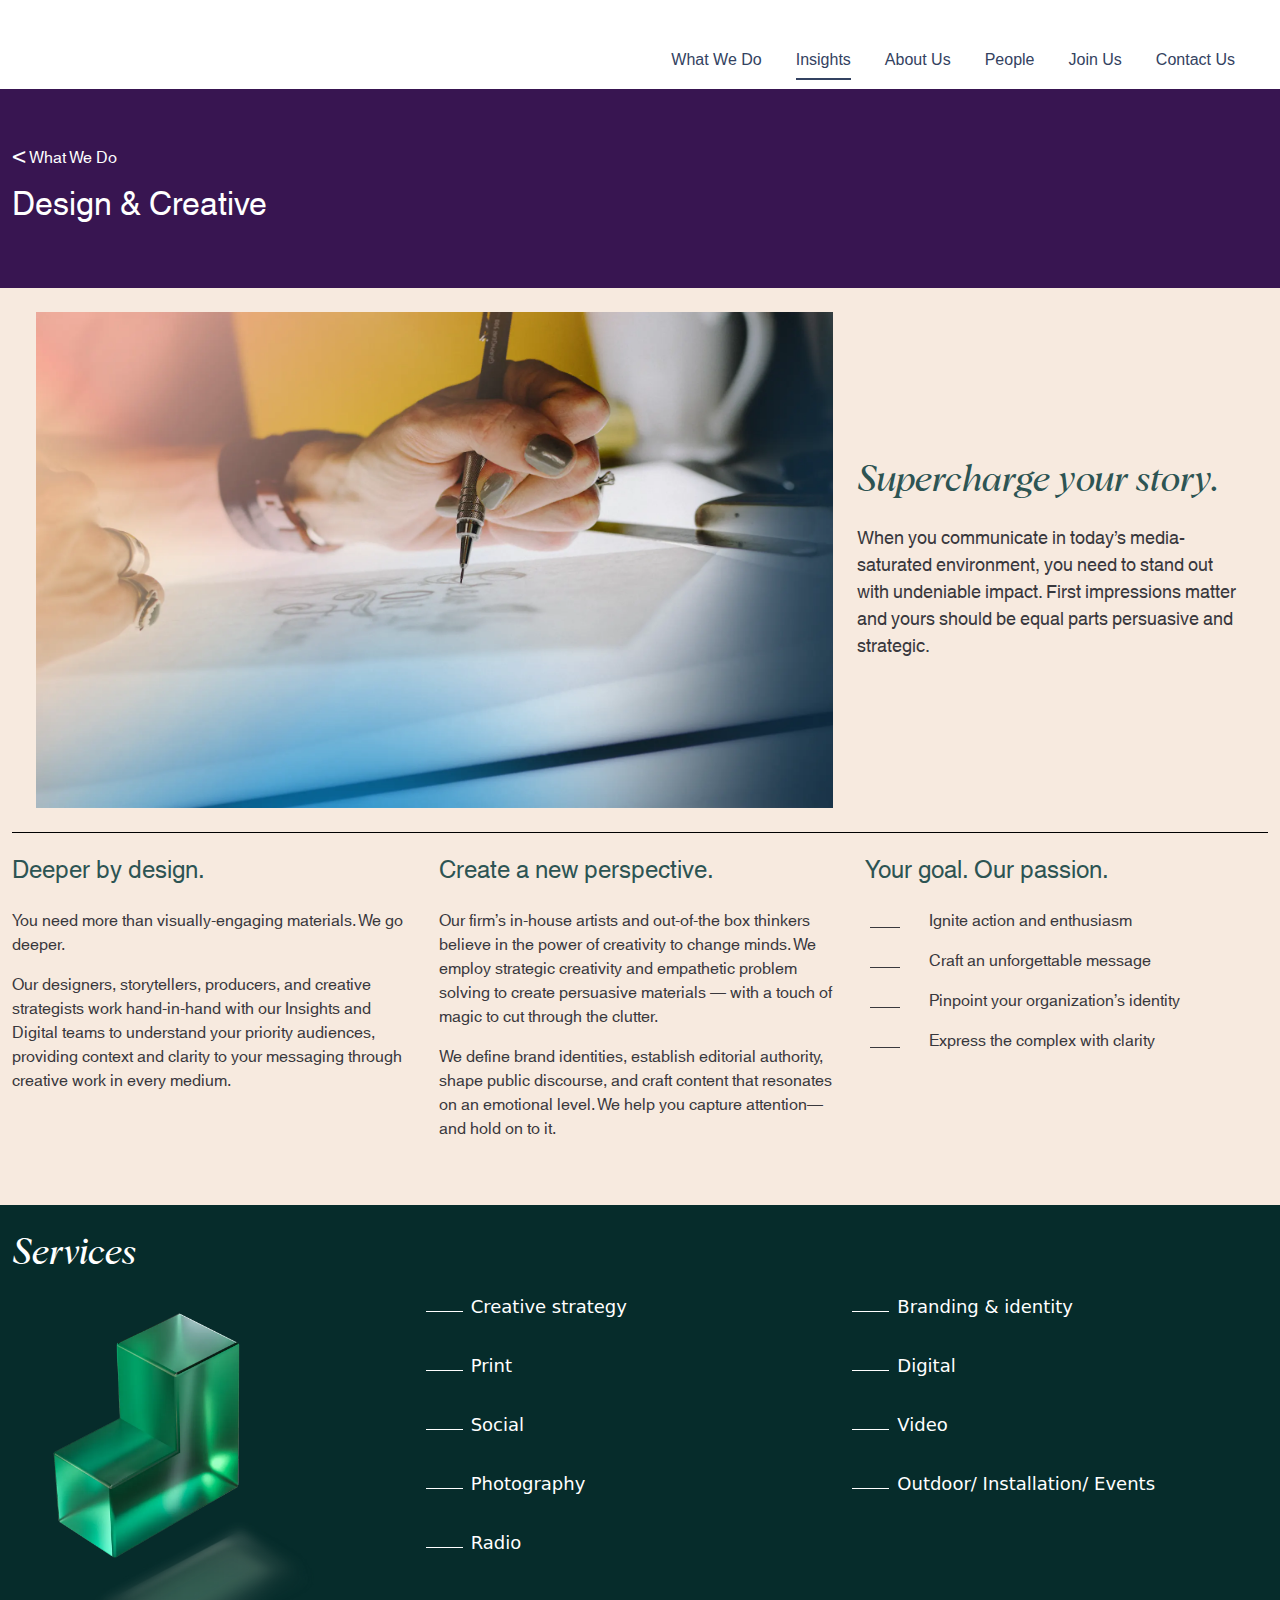
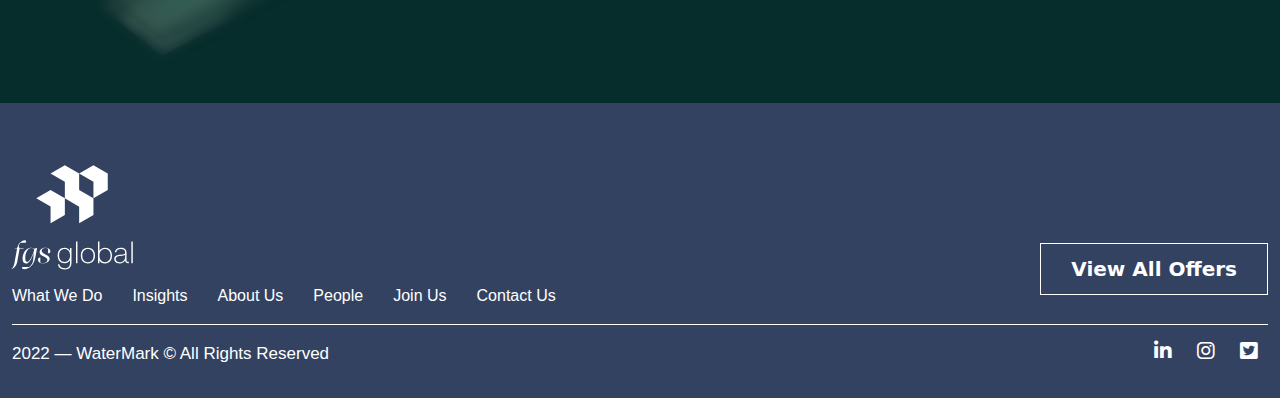
<file: capabilitiesBlog.html>
<!DOCTYPE html>
<html lang="en">

<head>
  <meta charset="UTF-8" />
  <meta http-equiv="X-UA-Compatible" content="IE=edge" />
  <meta name="viewport" content="width=device-width, initial-scale=1.0" />
  <link rel="shortcut icon" href="./resource/img/indexpage/fabicon.png" type="image/x-icon" />
  <title>Capabilities Blog</title>

  <!-- font awesome file link here  -->
  <link rel="stylesheet" href="./resource/fontawesome/fontawesome-free-6.2.1-web/css/all.min.css">

  <!-- bootstrap cdn link here  -->
  <link rel="stylesheet" href="./resource/css/bootstrap.min.css">

  <!-- main css link here  -->
  <link rel="stylesheet" href="./resource/css/style.css">
</head>

<body>
  <!-- header section html start  -->
  <div class="WhatWeDoBlog-Header">
    <div class="header">
      <div class="container-fluid">
        <div class="main_header">
          <div class="brand-icon">
            <a href="./index.html">
              <img class="test" src="./resource/img/indexpage/brand_icon.jpg" alt="icon" />
            </a>
          </div>
          <div id="bars">
            <div id="bar1"></div>
            <div id="bar2"></div>
            <div id="bar3"></div>
          </div>
          <ul class="menu">
            <li><a href="./WhatWeDo.html">What We Do</a></li>
            <li><a id="active" href="./mainInsights.html">Insights</a></li>
            <li><a href="./aboutUs.html"> About Us</a></li>
            <li><a href="./people.html">People</a></li>
            <li><a href="./joinUs.html">Join Us</a></li>
            <li><a href="./contact.html">Contact Us</a></li>
          </ul>
        </div>
      </div>
    </div>
    <div class="container-fluid">
      <div class="hero_area">
        <a class="mainCategori-page" href="./mainInsights.html">
          <span id="lessthan">&#60;</span> What We Do
        </a>
        <h1> Design & Creative</h1>
      </div>
    </div>
  </div>
  <!-- header section html end -->

  <!-- main section html start from here  -->
  <main>
    <!-- capabilitiesBlog body html start  -->
    <div class="capabilitiesBlogBody-wrapper">
      <div class="capabilitiesBlog-body">
        <div class="capabilitiesBlog-row1-wrapper">
          <div class="container-fluid">
           <div class="capabilitiesBlog-row1">
            <div class="row">
              <div class="col-lg-8">
                <div class="capabilitiesBlog-row1-left">
                  <img  src="./resource/img/capabilitiesBlog/img1.png" alt="image">
                </div>
              </div>
              <div class="col-lg-4">
                <div class="capabilitiesBlog-row1-right">
                  <h1>Supercharge your story.</h1>
                  <p>
                    When you communicate in today’s media-saturated environment, you need to stand out with undeniable impact. First impressions matter and yours should be equal parts persuasive and strategic.
                  </p>
                </div>
              </div>
            </div>
           </div>
          </div>
        </div>
        <div class="capabilitiesBlog-row2">
            <div class="container-fluid">
              <div class="row">
                <div class="col-lg-4">
                  <div class="capabilitiesBlog-row2-box">
                    <h1>Deeper by design.</h1>
                    <p>
                      You need more than visually-engaging materials. We go deeper.
                    </p>
                    <p>
                      Our designers, storytellers, producers, and creative strategists work hand-in-hand with our Insights and Digital teams to understand your priority audiences, providing context and clarity to your messaging through creative work in every medium.
                    </p>
                  </div>
                </div>
                <div class="col-lg-4">
                  <div class="capabilitiesBlog-row2-box">
                    <h1>Create a new perspective.</h1>
                    <p>
                      Our firm’s in-house artists and out-of-the box thinkers believe in the power of creativity to change minds. We employ strategic creativity and empathetic problem solving to create persuasive materials — with a touch of magic to cut through the clutter.
                    </p>
                    <p>
                      We define brand identities, establish editorial authority, shape public discourse, and craft content that resonates on an emotional level. We help you capture attention—and hold on to it.
                    </p>
                  </div>
                </div>
                <div class="col-lg-4">
                  <div class="capabilitiesBlog-row2-box">
                    <h1>Your goal. Our passion.</h1>
                    <ul>
                      <li>Ignite action and enthusiasm</li>
                      <li>Craft an unforgettable message</li>
                      <li>Pinpoint your organization’s identity</li>
                      <li>Express the complex with clarity</li>
                    </ul>
                  </div>
                </div>
              </div>
            </div>
        </div>
        <div class="capabilitiesBlog-row3">
          <div class="container-fluid">
            <div class="row">
              <div class="col-lg-4">
                <div class="whatWeDoBody-body-4stRow-box-1">
                  <h1>Services</h1>
                  <img class="img-fluid" src="./resource/img/whatWeDoBlog/img2.png" alt="image">
                </div>
              </div>
              <div class="col-lg-4 mt-4">
                <div class="whatWeDoBody-body-4stRow-box-2">
                  <ul>
                    <li>Creative strategy</li>
                    <li>Print</li>
                    <li>Social</li>
                    <li>Photography</li>
                    <li>Radio</li>
                  </ul>
                </div>
              </div>
              <div class="col-lg-4 mt-4">
                <div class="whatWeDoBody-body-4stRow-box-3">
                  <ul>
                    <li>Branding & identity</li>
                    <li>Digital</li>
                    <li>Video</li>
                    <li>Outdoor/ Installation/ Events</li>
                  </ul>
                </div>
              </div>
            </div>
          </div>
        </div>
      </div>
    </div>
    <!-- capabilitiesBlog body html end -->
    
  </main>
  <!-- main section html end from here  -->

  <!-- footer section html start from here  -->
  <footer>
    <div class="footer_container">
      <div class="container-fluid">
        <div class="footer_header">
          <div class="footer_header_left">
            <div class="f-header_left-img">
              <a href="#">
                <img src="./resource/img/indexpage/footer-logo.svg" alt="" />
              </a>
            </div>
            <div class="f-header-left-dosc">
              <ul>
                <li><a href="./WhatWeDo.html">What We Do</a></li>
                <li><a id="active" href="./mainInsights.html">Insights</a></li>
                <li><a href="./aboutUs.html"> About Us</a></li>
                <li><a href="./people.html">People</a></li>
                <li><a href="./joinUs.html">Join Us</a></li>
                <li><a href="./contact.html">Contact Us</a></li>
              </ul>
            </div>
          </div>
          <div class="footer_header_left">
            <div class="all_offer_btn_container">
              <a href="./contact.html">
                <input  class="all_offer_btn" type="button" value="View All Offers">
            </a>
            </div>
          </div>
        </div>
        <div class="footer-bottom">
          <div class="copy-right_text">
            <p>2022 — WaterMark &#169; All Rights Reserved</p>
          </div>
          <div class="social_link">
            <a href="#">
              <i class="fa-brands fa-linkedin-in"></i>
            </a>
            <a href="#">
              <i class="fa-brands fa-instagram"></i>
            </a>
            <a href="#">
              <i class="fa-brands fa-square-twitter"></i>
            </a>
          </div>
        </div>
      </div>
    </div>
  </footer>
  <!-- footer section html ends from here  -->

  <!-- all js files link here  -->
  <!-- ============================= -->
  <!-- bootstrap js file link  -->
  <script src="./resource/js/bootstrap.min.js"></script>
  <!-- all js files  -->
  <script src="./resource/js/custom.js"></script>
</body>

</html>
</file>
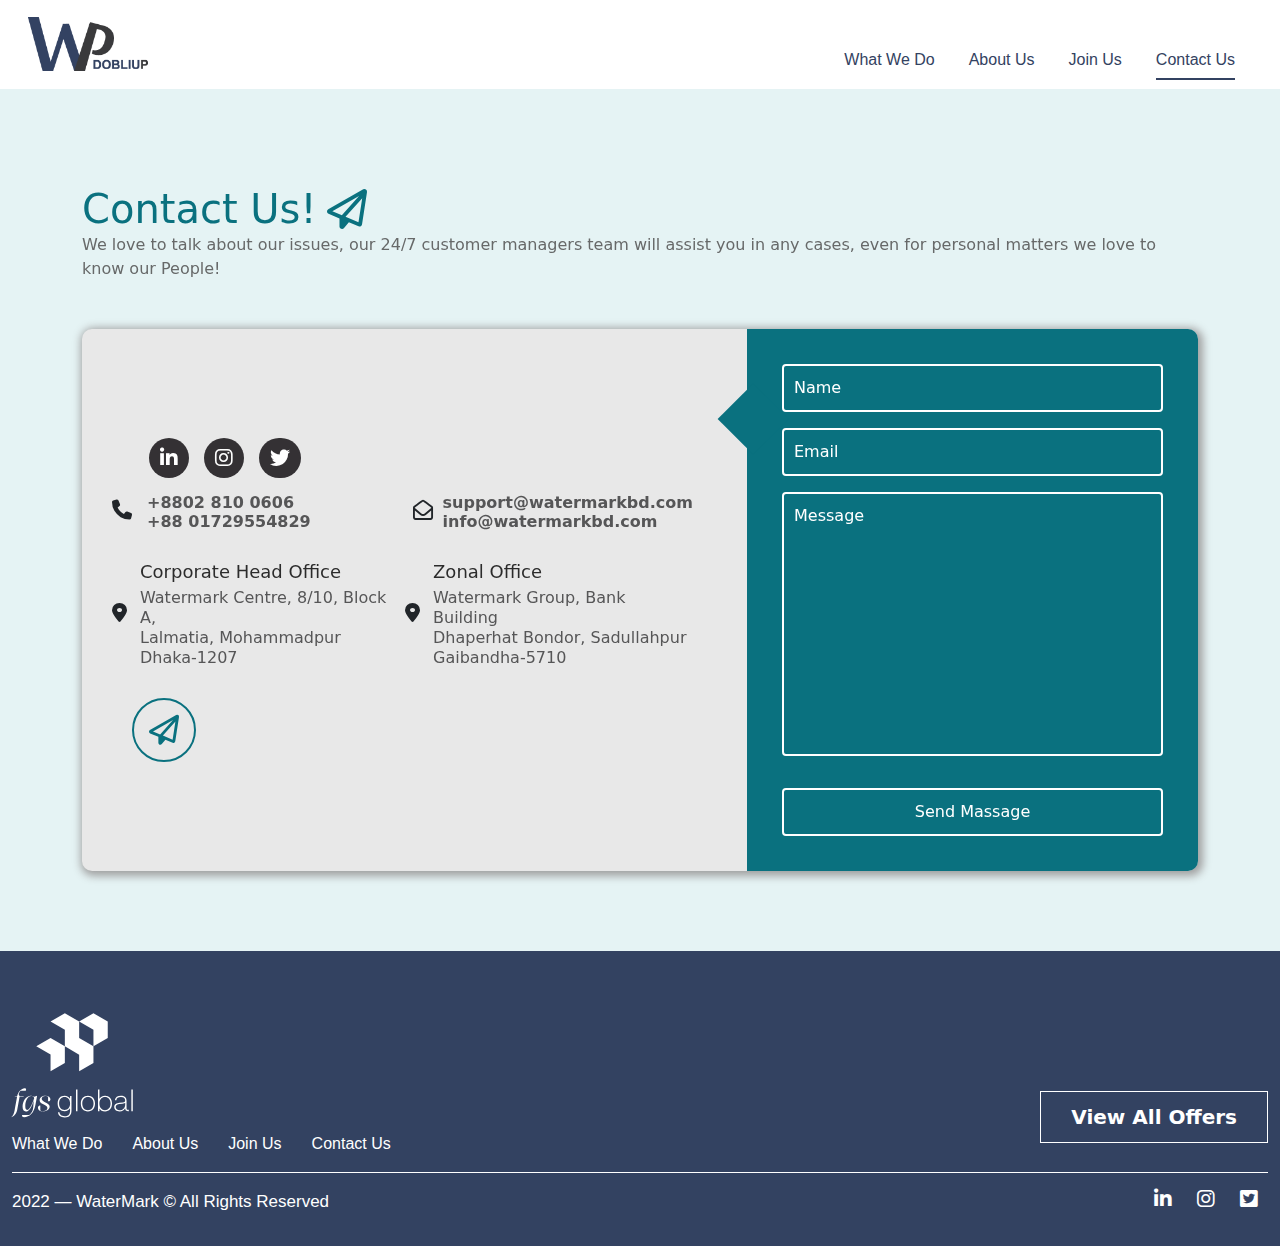
<file: contact.html>
<!DOCTYPE html>
<html lang="en">

<head>
  <meta charset="UTF-8" />
  <meta http-equiv="X-UA-Compatible" content="IE=edge" />
  <meta name="viewport" content="width=device-width, initial-scale=1.0" />
  <link rel="shortcut icon" href="./resource/img/indexpage/fav-icon.ico" type="image/x-icon" />
  <title>Contact Us</title>


  <!-- font awesome file link here  -->
  <link rel="stylesheet" href="./resource/fontawesome/fontawesome-free-6.2.1-web/css/all.min.css">

  <!-- bootstrap cdn link here  -->
  <link rel="stylesheet" href="./resource/css/bootstrap.min.css">

  <!-- for AOS animation  -->
  <link href="https://unpkg.com/aos@2.3.1/dist/aos.css" rel="stylesheet">

  <!-- main css link here  -->
  <link rel="stylesheet" href="./resource/css/style.css">
</head>

<body>
  <!-- header section html start  -->
  <div class="contctPageHeder">
    <div class="header">
      <div class="container-fluid">
        <div class="main_header">
          <div class="brand-icon">
            <a href="./index.html">
              <img src="./resource/img/indexpage/brand-icon.png" alt="icon" class="main-logo">
              <img src="./resource/img/indexpage/sticky-brand-icon.png" alt="icon" class="sticky-logo">
            </a>
          </div>
          <div id="bars">
            <div id="bar1"></div>
            <div id="bar2"></div>
            <div id="bar3"></div>
          </div>
          <ul class="menu">
            <li><a href="./WhatWeDo.html">What We Do</a></li>
            <!-- <li><a href="./mainInsights.html">Insights</a></li> -->
            <li><a href="./aboutUs.html"> About Us</a></li>
            <!-- <li><a href="./people.html">People</a></li> -->
            <li><a href="./joinUs.html">Join Us</a></li>
            <li><a id="active" href="./contact.html">Contact Us</a></li>
          </ul>
        </div>
      </div>
    </div>
  </div>
  <!-- header section html end -->

  <!-- main section html start from here  -->
  <main>
    <!-- contact page header html start  -->
    <div class="contact-page-header-wrapper">
      <div class="container">
        <div class="contact-header">
          <div class="box">
            <h2  data-aos="fade-right"  data-aos-duration="800"  data-aos-delay="300">Contact Us!</h2>
            <i   data-aos="fade-left"  data-aos-duration="800"  data-aos-delay="300" class="fa-regular fa-paper-plane"></i>
          </div>
          <p  data-aos="fade-up"  data-aos-duration="800"  data-aos-delay="400">
            We love to talk about our issues, our 24/7 customer managers team will assist you in any cases, even for
            personal matters we love to know our People!
          </p>
        </div>
      </div>
    </div>
    <!-- contact page header html end -->

    <!-- contact page body html start  -->
    <div class="contact-page-body-wrapper">
      <div class="container">
        <div class="contact-body"  data-aos="zoom-in"  data-aos-duration="1500"  data-aos-delay="500">
          <div class="row">
            <div class="col-lg-7">
              <div class="contact-body-left">
                <div class="contact-social-icon">
                  <a href="#">
                    <i class="fa-brands fa-linkedin-in"></i>
                  </a>
                  <a href="#">
                    <i class="fa-brands fa-instagram"></i>
                  </a>
                  <a href="#">
                    <i class="fa-brands fa-twitter"></i>
                  </a>
                </div>
                <div class="contact-info">
                  <div class="cotntact-info-left">
                    <div class="icon">
                      <i class="fa fa-phone"></i>
                    </div>
                    <div class="phone-numbers">
                      <h4>+8802 810 0606</h4>
                      <h4>+88 01729554829</h4>
                    </div>
                  </div>
                  <div class="contact-info-right">
                    <div class="icon">
                      <i class="fa-regular fa-envelope-open"></i>
                    </div>
                    <div class="eamilAddress">
                      <h4>support@watermarkbd.com</h4>
                      <h4>info@watermarkbd.com</h4>
                    </div>
                  </div>
                </div>
                <div class="office-address">
                  <div class="head-office">
                    <div class="icon">
                      <i class="fa-solid fa-location-dot"></i>
                    </div>
                    <div class="office-info">
                      <h2>
                        Corporate Head Office
                      </h2>
                      <h4>
                        Watermark Centre, 8/10, Block A, <br>
                        Lalmatia, Mohammadpur <br>
                        Dhaka-1207
                      </h4>
                    </div>
                  </div>
                  <div class="zonal-office">
                    <div class="icon">
                      <i class="fa-solid fa-location-dot"></i>
                    </div>
                    <div class="office-info">
                      <h2>
                        Zonal Office
                      </h2>
                      <h4>
                        Watermark Group, Bank Building <br>
                        Dhaperhat Bondor, Sadullahpur <br>
                        Gaibandha-5710
                      </h4>
                    </div>
                  </div>
                </div>
                <div class="icon">
                  <i id="fa-paper-plane" class="fa-regular fa-paper-plane"></i>
                </div>
              </div>
            </div>
            <div class="col-lg-5">
              <div class="contact-body-right">
                <form action="#">
                  <input class="contact-name" placeholder="Name" type="text" name="name" id="name">
                  <input class="contact-email" placeholder="Email" type="email" name="name" id="name">
                  <textarea class="contact-massage" placeholder="Message" name="" id="" cols="30" rows="10"></textarea>
                  <button class="contact-btn" type="submit">
                    <span>
                      Send Massage
                      <i class="icon-arrow-right"></i>
                    </span>

                  </button>
                </form>
              </div>
            </div>
          </div>
        </div>
      </div>
    </div>
    <!-- contact page body html end -->
  </main>
  <!-- main section html end from here  -->

  <!-- footer section html start from here  -->
  <footer>
    <div class="footer_container">
      <div class="container-fluid">
        <div class="footer_header">
          <div class="footer_header_left">
            <div class="f-header_left-img">
              <a href="#">
                <img src="./resource/img/indexpage/footer-logo.svg" alt="" />
              </a>
            </div>
            <div class="f-header-left-dosc">
              <ul>
                <li><a href="./WhatWeDo.html">What We Do</a></li>
                <!-- <li><a  href="./mainInsights.html">Insights</a></li> -->
                <li><a href="./aboutUs.html"> About Us</a></li>
                <!-- <li><a href="./people.html">People</a></li> -->
                <li><a href="./joinUs.html">Join Us</a></li>
                <li><a id="active" href="./contact.html">Contact Us</a></li>
              </ul>
            </div>
          </div>
          <div class="footer_header_left">
            <div class="all_offer_btn_container">
              <a href="./contact.html">
                <input class="all_offer_btn" type="button" value="View All Offers">
              </a>
            </div>
          </div>
        </div>
        <div class="footer-bottom">
          <div class="copy-right_text">
            <p>2022 — WaterMark &#169; All Rights Reserved</p>
          </div>
          <div class="social_link">
            <a href="#">
              <i class="fa-brands fa-linkedin-in"></i>
            </a>
            <a href="#">
              <i class="fa-brands fa-instagram"></i>
            </a>
            <a href="#">
              <i class="fa-brands fa-square-twitter"></i>
            </a>
          </div>
        </div>
      </div>
    </div>
  </footer>
  <!-- footer section html ends from here  -->

  <!-- all js files link here  -->
  <!-- ============================= -->
  <!-- bootstrap js file link  -->
  <script src="./resource/js/bootstrap.min.js"></script>

   <!-- aos js cdn link -->
   <script src="https://unpkg.com/aos@2.3.1/dist/aos.js"></script>
   <script>
     AOS.init();
   </script> 

  <!-- all js files  -->
  <script src="./resource/js/custom.js"></script>
</body>

</html>
</file>
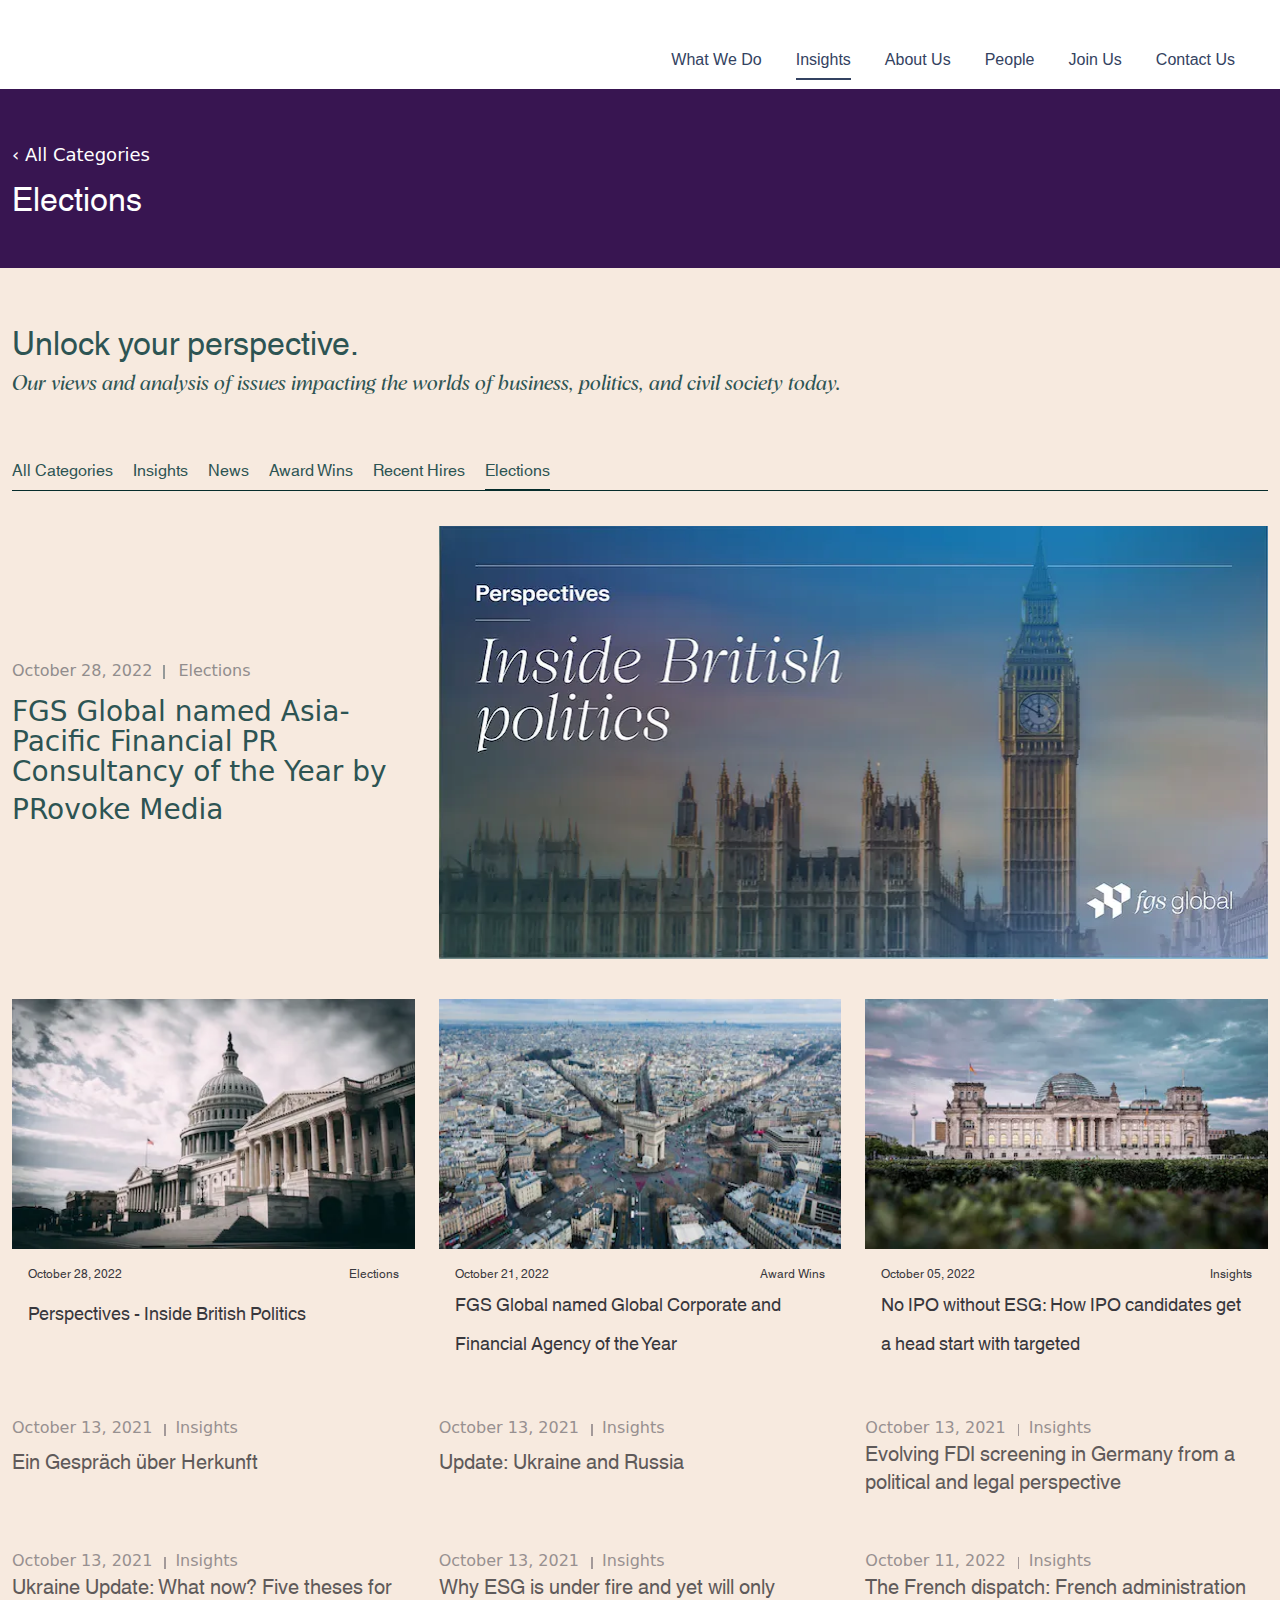
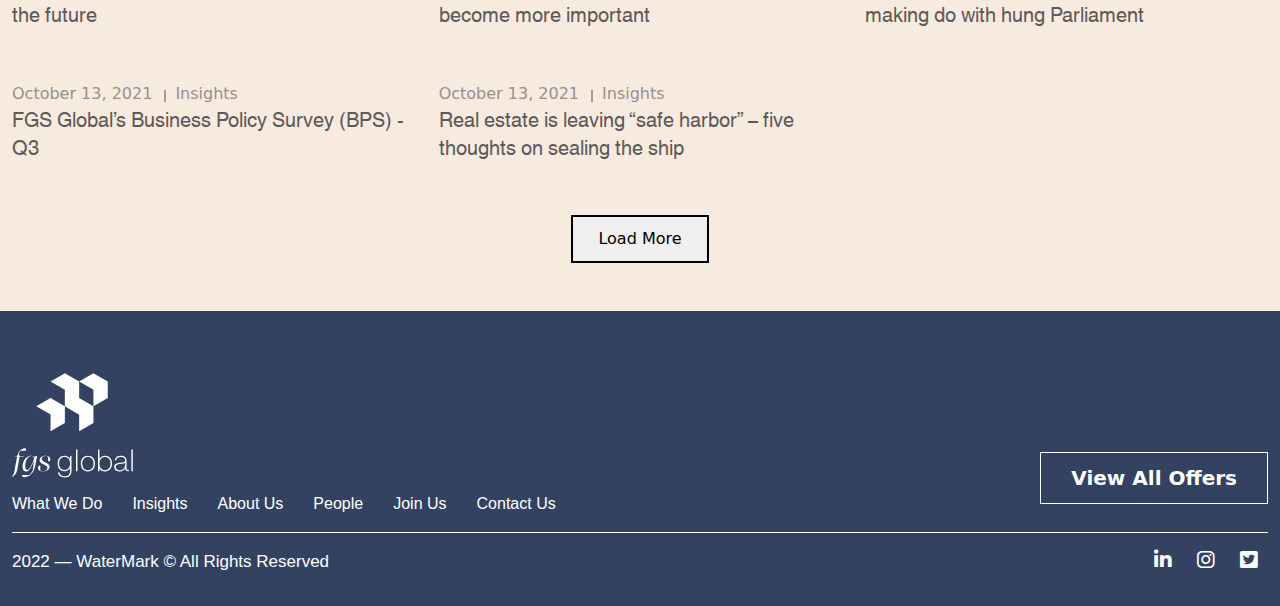
<file: elections.html>
<!DOCTYPE html>
<html lang="en">
  <head>
    <meta charset="UTF-8" />
    <meta http-equiv="X-UA-Compatible" content="IE=edge" />
    <meta name="viewport" content="width=device-width, initial-scale=1.0" />
    <link
      rel="shortcut icon"
      href="./resource/img/indexpage/fabicon.png"
      type="image/x-icon"
    />
    <title>Elections</title>

    <!-- font awesome file link here  -->
    <link rel="stylesheet" href="./resource/fontawesome/fontawesome-free-6.2.1-web/css/all.min.css">

    <!-- bootstrap cdn link here  -->
    <link rel="stylesheet" href="./resource/css/bootstrap.min.css">
    
    <!-- main css link here  -->
    <link rel="stylesheet" href="./resource/css/style.css">
  </head>

  <body>
    <!-- header section html start  -->
    <div class="insights-header">
      <div class="header">
        <div class="container-fluid">
          <div class="main_header">
            <div class="brand-icon">
              <a href="./index.html">
                <img class="test" src="./resource/img/indexpage/brand_icon.jpg" alt="icon" />
              </a>
            </div>
            <div id="bars">
              <div id="bar1"></div>
              <div id="bar2"></div>
              <div id="bar3"></div>
            </div>
            <ul class="menu">
              <li><a href="./WhatWeDo.html">What We Do</a></li>
              <li><a id="active" href="./mainInsights.html">Insights</a></li>
              <li><a href="./aboutUs.html"> About Us</a></li>
              <li><a href="./people.html">People</a></li>
              <li><a href="./joinUs.html">Join Us</a></li>
              <li><a href="./contact.html">Contact Us</a></li>
            </ul>
          </div>
        </div>
      </div>
      <div class="container-fluid">
        <div class="hero_area">
          <a href="./mainInsights.html">
            <div class="all_cata_btn">
              <h1>
                ‹ All Categories
              </h1>
            </div>
          </a>
          <h1>Elections</h1>
        </div>
      </div>
    </div>
    <!-- header section html end -->

    <!-- main section html start from here  -->
    <main class="whatWeDo">
      <!-- page sub header HTML start  -->
      <section class="PageSubHeader-wrapper">
        <div class="container-fluid">
          <div class="subPageHeader">
            <h1>
              Unlock your perspective.
              
            </h1>
            <p>
              Our views and analysis of issues impacting the worlds of business, politics, and civil society today.
            </p>
          </div>
        </div>
      </section>
      <!-- page sub header HTML start  -->

      <!-- insights Categories HTMl start  -->
          <div class="insights-categories-wrapper">
            <div class="container-fluid">
              <section class="insights-all-categories">
                  <div class="all-categories-header">
                    <ul class="insights-menu">
                      <li><a href="./mainInsights.html">All Categories</a></li>
                      <li  ><a href="./Insights.html">Insights</a></li>
                      <li><a href="./news.html">News</a></li>
                      <li ><a href="./award.html">Award Wins</a></li>
                      <li ><a href="./recentHires.html">Recent Hires</a></li>
                      <li class="active2"><a href="./elections.html">Elections</a></li>
                    </ul>
                  </div>
                  <div class="all-categories-body">
                    <div class="all-categories-body-first-row">
                      <div class="row">
                        <div class="col-lg-4">
                          <a href="#">
                            <div class="all-categories-left electronicHeader-left">
                              <div class="all-categories-left-header">
                                <div class="time">
                                  <p>
                                    October 28, 2022
                                  </p> 
                                </div>
                                <div class="subject">
                                  <p>
                                    Elections
                                  </p>
                                </div>
                              </div>
                              <div class="all-categories-left-body">
                                <div class="all-categories-left-body-text">
                                  <h2>
                                    FGS Global named Asia-Pacific Financial PR Consultancy of the Year by PRovoke Media
                                    <span class="electronic-rightArrow">&#8594;</span>
                                  </h2>
                                </div>
                              </div>
                            </div>
                          </a>
                        </div>
                        <div class="col-lg-8">
                          <div class="insight-right">
                            <img  src="./resource/img/elections/img1.png" alt="image">
                          </div>
                        </div>
                     </div>
                    </div>
                    <div class="all-categories-body-secound-row">
                      <div class="row">
                        <div class="col-lg-4 col-md-6">
                          <a  href="#">
                            <div class="your-blog electronicCataBlog">
                                <div class="your-blog-img allcataImg">
                                     <img src="./resource/img/elections/img2.png" alt="image">
                                </div>
                                <div class="your-blog-dosc">
                                 <div class="datAndSubContainer">
                                     <span>October 28, 2022</span>
                                     <span>Elections</span>
                                 </div>
                                 <h1>
                                  Perspectives - Inside British Politics
                                  <span class="electronic-rightArrow">&#8594;</span>
                                 </h1>
                                </div>
                             </div>
                           </a>
                        </div>
                        <div class="col-lg-4 col-md-6">
                          <a href="#">
                            <div class="your-blog electronicCataBlog">
                                <div class="your-blog-img allcataImg">
                                     <img src="./resource/img/elections/img3.png" alt="image">
                                </div>
                                <div class="your-blog-dosc">
                                 <div class="datAndSubContainer">
                                     <span>October 21, 2022</span>
                                     <span>Award Wins</span>
                                 </div>
                                 <h1>
                                  FGS Global named Global Corporate and Financial Agency of the Year
                                  <span class="electronic-rightArrow">&#8594;</span>
                                 </h1>
                                </div>
                             </div>
                           </a>
                        </div>
                        <div class="col-lg-4 col-md-6">
                          <a  href="#">
                            <div class="your-blog electronicCataBlog">
                                <div class="your-blog-img allcataImg">
                                     <img src="./resource/img/elections/img4.png" alt="image">
                                </div>
                                <div class="your-blog-dosc">
                                 <div class="datAndSubContainer">
                                     <span>October 05, 2022</span>
                                     <span>Insights</span>
                                 </div>
                                 <h1>
                                    No IPO without ESG: How IPO candidates get a head start with targeted
                                    <span class="electronic-rightArrow">&#8594;</span>
                                 </h1>
                                </div>
                             </div>
                        </a>
                        </div>
                     </div>
                    </div>
                  
                  </div>
              </section>
            </div>
          </div>
      <!-- insights Categories HTMl end -->

      <!-- InsightCategoryPlainGrid_item HTMl Start  -->
      <div class="InsightCategoryPlainGrid_items-wrapper">
          <div class="container-fluid">
            <div class="InsightCategoryPlainGrid_items">
                <div class="row">
                  <div class="col-lg-4 col-md-6">
                     <a href="#">
                    <div href="#" class="InsightCategorySection_items elctonicNewItem">
                      <div class="InsightCategorySection_items_header">
                        <div class="InsightCategorySection_item_Time">
                          <p>
                            October 13, 2021 
                          </p>
                        </div>
                        <div class="InsightCategorySection_item_sub">
                          <p>
                            Insights
                          </p>
                        </div>
                      </div>
                      <div class="InsightCategorySection_items_body">
                        <h1>
                          Ein Gespräch über Herkunft 
                          <span class="electronic-rightArrow">&#8594;</span>
                        </h1>
                      </div>
                    </div>
                  </a>
                  </div>
                  <div class="col-lg-4 col-md-6">
                     <a href="#">
                    <div href="#" class="InsightCategorySection_items elctonicNewItem">
                      <div class="InsightCategorySection_items_header">
                        <div class="InsightCategorySection_item_Time">
                          <p>
                            October 13, 2021 
                          </p>
                        </div>
                        <div class="InsightCategorySection_item_sub">
                          <p>
                            Insights
                          </p>
                        </div>
                      </div>
                      <div class="InsightCategorySection_items_body">
                        <h1>
                          Update: Ukraine and Russia
                          <span class="electronic-rightArrow">&#8594;</span>
                        </h1>
                      </div>
                    </div>
                  </a>
                  </div>
                  <div class="col-lg-4 col-md-6">
                     <a href="#">
                    <div href="#" class="InsightCategorySection_items elctonicNewItem">
                      <div class="InsightCategorySection_items_header">
                        <div class="InsightCategorySection_item_Time">
                          <p>
                            October 13, 2021 
                          </p>
                        </div>
                        <div class="InsightCategorySection_item_sub">
                          <p>
                            Insights
                          </p>
                        </div>
                      </div>
                      <div class="InsightCategorySection_items_body">
                        <h1>
                          Evolving FDI screening in Germany from a political and legal perspective 
                          <span class="electronic-rightArrow">&#8594;</span>
                        </h1>
                      </div>
                    </div>
                  </a>
                  </div>
                  <div class="col-lg-4 col-md-6">
                    <a href="#">
                   <div href="#" class="InsightCategorySection_items elctonicNewItem">
                     <div class="InsightCategorySection_items_header">
                       <div class="InsightCategorySection_item_Time">
                         <p>
                           October 13, 2021 
                         </p>
                       </div>
                       <div class="InsightCategorySection_item_sub">
                         <p>
                           Insights
                         </p>
                       </div>
                     </div>
                     <div class="InsightCategorySection_items_body">
                       <h1>
                         Ukraine Update: What now? Five theses for the future
                         <span class="electronic-rightArrow">&#8594;</span>
                       </h1>
                     </div>
                   </div>
                 </a>
                 </div>
                 <div class="col-lg-4 col-md-6">
                    <a href="#">
                   <div href="#" class="InsightCategorySection_items elctonicNewItem">
                     <div class="InsightCategorySection_items_header">
                       <div class="InsightCategorySection_item_Time">
                         <p>
                           October 13, 2021 
                         </p>
                       </div>
                       <div class="InsightCategorySection_item_sub">
                         <p>
                           Insights
                         </p>
                       </div>
                     </div>
                     <div class="InsightCategorySection_items_body">
                       <h1>
                         Why ESG is under fire and yet will only become more important
                         <span class="electronic-rightArrow">&#8594;</span>
                       </h1>
                     </div>
                   </div>
                 </a>
                 </div>
                 <div class="col-lg-4 col-md-6">
                  <a href="#">
                 <div href="#" class="InsightCategorySection_items elctonicNewItem">
                   <div class="InsightCategorySection_items_header">
                     <div class="InsightCategorySection_item_Time">
                       <p>
                         October 11, 2022   
                       </p>
                     </div>
                     <div class="InsightCategorySection_item_sub">
                       <p>
                         Insights
                       </p>
                     </div>
                   </div>
                   <div class="InsightCategorySection_items_body">
                     <h1>
                       The French dispatch: French administration making do with hung Parliament
                       <span class="electronic-rightArrow">&#8594;</span>
                     </h1>
                   </div>
                 </div>
               </a>
               </div>
               <div class="col-lg-4 col-md-6">
                  <a href="#">
                 <div href="#" class="InsightCategorySection_items elctonicNewItem">
                   <div class="InsightCategorySection_items_header">
                     <div class="InsightCategorySection_item_Time">
                       <p>
                         October 13, 2021 
                       </p>
                     </div>
                     <div class="InsightCategorySection_item_sub">
                       <p>
                         Insights
                       </p>
                     </div>
                   </div>
                   <div class="InsightCategorySection_items_body">
                     <h1>
                       FGS Global’s Business Policy Survey (BPS) - Q3
                       <span class="electronic-rightArrow">&#8594;</span>
                     </h1>
                   </div>
                 </div>
               </a>
               </div>
               <div class="col-lg-4 col-md-6">
                  <a href="#">
                 <div href="#" class="InsightCategorySection_items elctonicNewItem">
                   <div class="InsightCategorySection_items_header">
                     <div class="InsightCategorySection_item_Time">
                       <p>
                         October 13, 2021 
                       </p>
                     </div>
                     <div class="InsightCategorySection_item_sub">
                       <p>
                         Insights
                       </p>
                     </div>
                   </div>
                   <div class="InsightCategorySection_items_body">
                     <h1>
                       Real estate is leaving “safe harbor” – five thoughts on sealing the ship
                       <span class="electronic-rightArrow">&#8594;</span>
                     </h1>
                   </div>
                 </div>
               </a>
               </div>
                </div>
            </div>
            <div class="InsightCategoryPlainGrid_itemsLoadMoreBtn">
              <input class="insCataItemLoadMoreBtn" type="button" value="Load More">
            </div>
          </div>
      </div>
      <!-- InsightCategoryPlainGrid_item HTMl end -->


    </main>
    <!-- main section html end from here  -->

    <!-- footer section html start from here  -->
    <footer>
      <div class="footer_container">
        <div class="container-fluid">
          <div class="footer_header">
            <div class="footer_header_left">
              <div class="f-header_left-img">
                <a href="#">
                  <img src="./resource/img/indexpage/footer-logo.svg" alt="" />
                </a>
              </div>
              <div class="f-header-left-dosc">
                <ul>
                  <li><a href="./WhatWeDo.html">What We Do</a></li>
                  <li><a  href="./mainInsights.html">Insights</a></li>
                  <li><a href="./aboutUs.html"> About Us</a></li>
                  <li><a href="./people.html">People</a></li>
                  <li><a href="./joinUs.html">Join Us</a></li>
                  <li><a href="./contact.html">Contact Us</a></li>
                </ul>
              </div>
            </div>
            <div class="footer_header_left">
              <div class="all_offer_btn_container">
                <a href="./contact.html">
                  <input  class="all_offer_btn" type="button" value="View All Offers">
              </a>
              </div>
            </div>
          </div>
          <div class="footer-bottom">
            <div class="copy-right_text">
              <p>2022 — WaterMark &#169; All Rights Reserved</p>
            </div>
            <div class="social_link">
              <a href="#">
                <i class="fa-brands fa-linkedin-in"></i>
              </a>
              <a href="#">
                <i class="fa-brands fa-instagram"></i>
              </a>
              <a href="#">
                <i class="fa-brands fa-square-twitter"></i>
              </a>
            </div>
          </div>
        </div>
      </div>
    </footer>
    <!-- footer section html ends from here  -->

    <!-- all js files link here  -->
    <!-- ============================= -->
    <!-- bootstrap js file link  -->
    <script src="./resource/js/bootstrap.min.js"></script>
    <!-- all js files  -->
    <script src="./resource/js/custom.js"></script>
  </body>
</html>
</file>
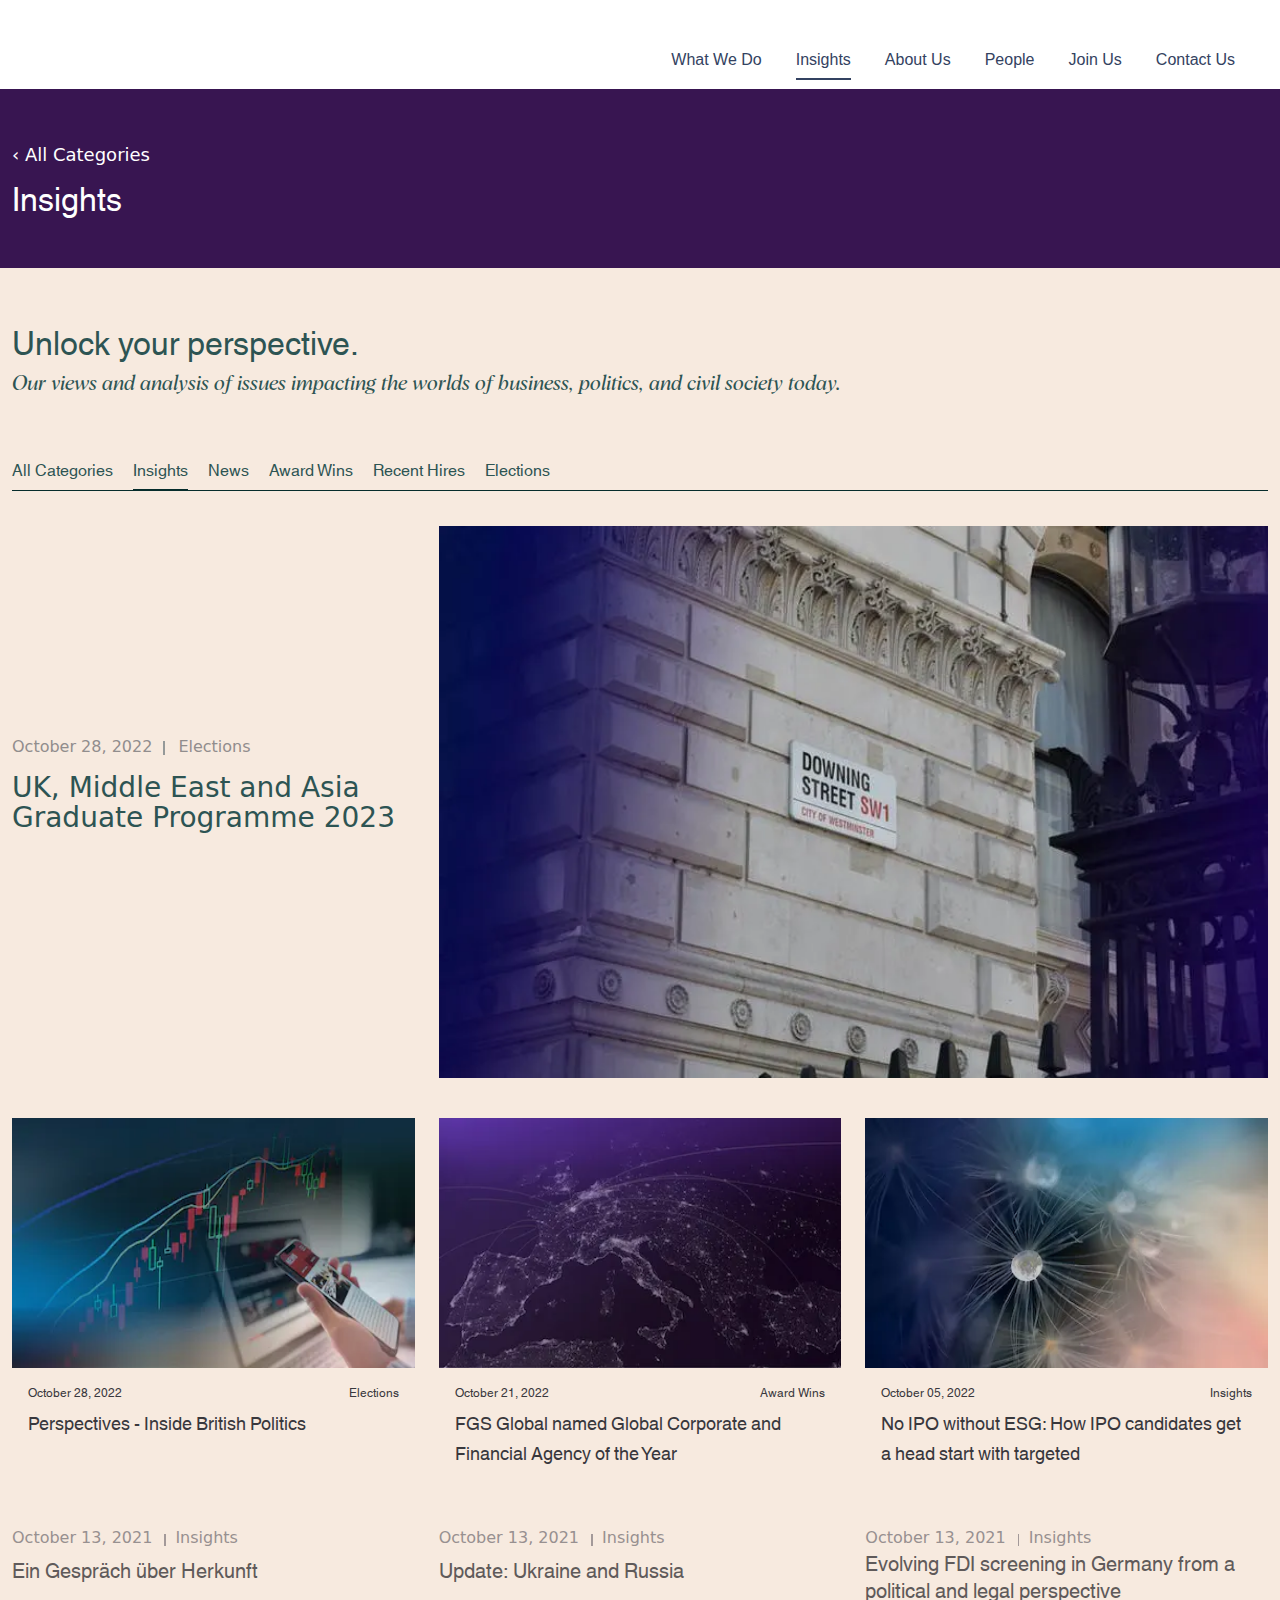
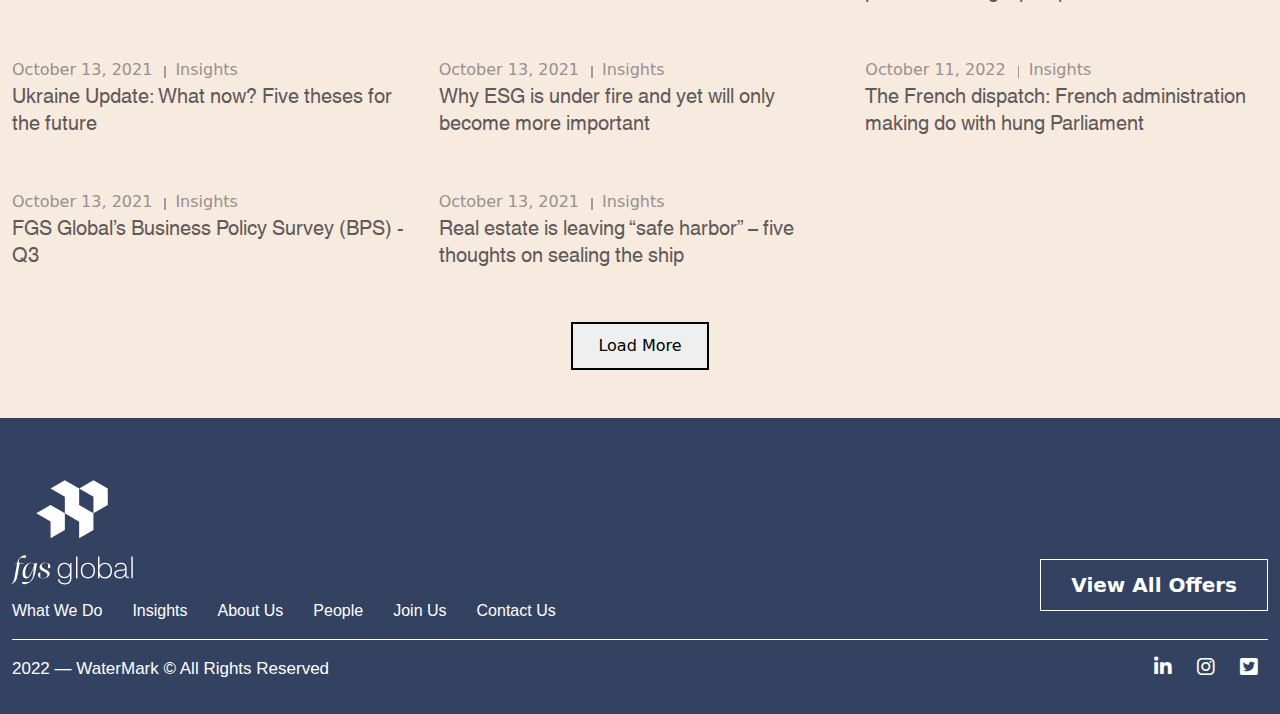
<file: Insights.html>
<!DOCTYPE html>
<html lang="en">

<head>
  <meta charset="UTF-8" />
  <meta http-equiv="X-UA-Compatible" content="IE=edge" />
  <meta name="viewport" content="width=device-width, initial-scale=1.0" />
  <link rel="shortcut icon" href="./resource/img/indexpage/fabicon.png" type="image/x-icon" />
  <title>Insights</title>

  <!-- font awesome file link here  -->
  <link rel="stylesheet" href="./resource/fontawesome/fontawesome-free-6.2.1-web/css/all.min.css">

  <!-- bootstrap cdn link here  -->
  <link rel="stylesheet" href="./resource/css/bootstrap.min.css">

  <!-- main css link here  -->
  <link rel="stylesheet" href="./resource/css/style.css">
</head>

<body>
  <!-- header section html start  -->
  <div class="insights-header">
    <div class="header">
      <div class="container-fluid">
        <div class="main_header">
          <div class="brand-icon">
            <a href="./index.html">
              <img class="test" src="./resource/img/indexpage/brand_icon.jpg" alt="icon" />
            </a>
          </div>
          <div id="bars">
            <div id="bar1"></div>
            <div id="bar2"></div>
            <div id="bar3"></div>
          </div>
          <ul class="menu">
            <li><a href="./WhatWeDo.html">What We Do</a></li>
            <li><a id="active" href="./mainInsights.html">Insights</a></li>
            <li><a href="./aboutUs.html"> About Us</a></li>
            <li><a href="./people.html">People</a></li>
            <li><a href="./joinUs.html">Join Us</a></li>
            <li><a href="./contact.html">Contact Us</a></li>
          </ul>
        </div>
      </div>
    </div>
    <div class="container-fluid">
      <div class="hero_area">
        <a href="./mainInsights.html">
          <div class="all_cata_btn">
            <h1>
              ‹ All Categories
            </h1>
          </div>
        </a>
        <h1>Insights</h1>
      </div>
    </div>
  </div>
  <!-- header section html end -->

  <!-- main section html start from here  -->
  <main class="whatWeDo">
    <!-- page sub header HTML start  -->
    <section class="PageSubHeader-wrapper">
      <div class="container-fluid">
        <div class="subPageHeader">
          <h1>
            Unlock your perspective.

          </h1>
          <p>
            Our views and analysis of issues impacting the worlds of business, politics, and civil society today.
          </p>
        </div>
      </div>
    </section>
    <!-- page sub header HTML start  -->

    <!-- insights Categories HTMl start  -->
    <div class="insights-categories-wrapper">
      <div class="container-fluid">
        <section class="insights-all-categories">
          <div class="all-categories-header">
            <ul class="insights-menu">
              <li><a href="./mainInsights.html">All Categories</a></li>
              <li class="active2"><a href="./Insights.html">Insights</a></li>
              <li><a href="./news.html">News</a></li>
              <li><a href="./award.html">Award Wins</a></li>
              <li><a href="./recentHires.html">Recent Hires</a></li>
              <li><a href="./elections.html">Elections</a></li>
            </ul>
          </div>
          <div class="all-categories-body">
            <div class="all-categories-body-first-row">
              <div class="row">
                <div class="col-lg-4">
                  <a href="#">
                    <div class="all-categories-left insHeaderLeft">
                      <div class="all-categories-left-header">
                        <div class="time">
                          <p>
                            October 28, 2022
                          </p>
                        </div>
                        <div class="subject">
                          <p>
                            Elections
                          </p>
                        </div>
                      </div>
                      <div class="all-categories-left-body">
                        <div class="all-categories-left-body-text">
                          <h2>
                            UK, Middle East and Asia Graduate Programme 2023
                            <span class="insCataLeftArrow">&#8594;</span>
                          </h2>
                        </div>
                      </div>
                    </div>
                  </a>
                </div>
                <div class="col-lg-8">
                  <div class="insight-right">
                    <img src="./resource/img/insights/img1.png" alt="image">
                  </div>
                </div>
              </div>
            </div>
            <div class="all-categories-body-secound-row">
              <div class="row">
                <div class="col-lg-4 col-md-6">
                  <a href="#">
                    <div class="your-blog allCataBlog1">
                      <div class="your-blog-img allcataImg">
                        <img src="./resource/img/insights/img2.png" alt="image">
                      </div>
                      <div class="your-blog-dosc">
                        <div class="datAndSubContainer">
                          <span>October 28, 2022</span>
                          <span>Elections</span>
                        </div>
                        <h1>
                          Perspectives - Inside British Politics
                          <sub>
                            <span class="allCataBody-rightArrow">&#8594;</span>
                          </sub>
                        </h1>
                      </div>
                    </div>
                  </a>
                </div>
                <div class="col-lg-4 col-md-6">
                  <a href="#">
                    <div class="your-blog allCataBlog2">
                      <div class="your-blog-img allcataImg">
                        <img src="./resource/img/insights/img3.png" alt="image">
                      </div>
                      <div class="your-blog-dosc">
                        <div class="datAndSubContainer">
                          <span>October 21, 2022</span>
                          <span>Award Wins</span>
                        </div>
                        <h1>
                          FGS Global named Global Corporate and Financial Agency of the Year
                          <sub>
                            <span class="allCataBody-rightArrow">&#8594;</span>
                          </sub>
                        </h1>
                      </div>
                    </div>
                  </a>
                </div>
                <div class="col-lg-4 col-md-6">
                  <a href="#">
                    <div class="your-blog allCataBlog3">
                      <div class="your-blog-img allcataImg">
                        <img src="./resource/img/insights/img4.png" alt="image">
                      </div>
                      <div class="your-blog-dosc">
                        <div class="datAndSubContainer">
                          <span>October 05, 2022</span>
                          <span>Insights</span>
                        </div>
                        <h1>
                          No IPO without ESG: How IPO candidates get a head start with targeted
                          <sub>
                            <span class="allCataBody-rightArrow">&#8594;</span>
                          </sub>
                        </h1>
                      </div>
                    </div>
                  </a>
                </div>
              </div>
            </div>

          </div>
        </section>
      </div>
    </div>
    <!-- insights Categories HTMl end -->

    <!-- InsightCategoryPlainGrid_item HTMl Start  -->
    <div class="InsightCategoryPlainGrid_items-wrapper">
      <div class="container-fluid">
        <div class="InsightCategoryPlainGrid_items">
          <div class="row">
            <div class="col-lg-4 col-md-6">
              <a href="#">
                <div href="#" class="InsightCategorySection_items newsItem1">
                  <div class="InsightCategorySection_items_header">
                    <div class="InsightCategorySection_item_Time">
                      <p>
                        October 13, 2021
                      </p>
                    </div>
                    <div class="InsightCategorySection_item_sub">
                      <p>
                        Insights
                      </p>
                    </div>
                  </div>
                  <div class="InsightCategorySection_items_body">
                    <h1>
                      Ein Gespräch über Herkunft
                      <span class="insCata-rightArrow">&#8594;</span>
                    </h1>
                  </div>
                </div>
              </a>
            </div>
            <div class="col-lg-4 col-md-6">
              <a href="#">
                <div href="#" class="InsightCategorySection_items newsItem2">
                  <div class="InsightCategorySection_items_header">
                    <div class="InsightCategorySection_item_Time">
                      <p>
                        October 13, 2021
                      </p>
                    </div>
                    <div class="InsightCategorySection_item_sub">
                      <p>
                        Insights
                      </p>
                    </div>
                  </div>
                  <div class="InsightCategorySection_items_body">
                    <h1>
                      Update: Ukraine and Russia
                      <span class="insCata-rightArrow">&#8594;</span>
                    </h1>
                  </div>
                </div>
              </a>
            </div>
            <div class="col-lg-4 col-md-6">
              <a href="#">
                <div href="#" class="InsightCategorySection_items newsItem3">
                  <div class="InsightCategorySection_items_header">
                    <div class="InsightCategorySection_item_Time">
                      <p>
                        October 13, 2021
                      </p>
                    </div>
                    <div class="InsightCategorySection_item_sub">
                      <p>
                        Insights
                      </p>
                    </div>
                  </div>
                  <div class="InsightCategorySection_items_body">
                    <h1>
                      Evolving FDI screening in Germany from a political and legal perspective
                      <span class="insCata-rightArrow">&#8594;</span>
                    </h1>
                  </div>
                </div>
              </a>
            </div>
            <div class="col-lg-4 col-md-6">
              <a href="#">
                <div href="#" class="InsightCategorySection_items newsItem7">
                  <div class="InsightCategorySection_items_header">
                    <div class="InsightCategorySection_item_Time">
                      <p>
                        October 13, 2021
                      </p>
                    </div>
                    <div class="InsightCategorySection_item_sub">
                      <p>
                        Insights
                      </p>
                    </div>
                  </div>
                  <div class="InsightCategorySection_items_body">
                    <h1>
                      Ukraine Update: What now? Five theses for the future
                      <span class="insCata-rightArrow">&#8594;</span>
                    </h1>
                  </div>
                </div>
              </a>
            </div>
            <div class="col-lg-4 col-md-6">
              <a href="#">
                <div href="#" class="InsightCategorySection_items newsItem8">
                  <div class="InsightCategorySection_items_header">
                    <div class="InsightCategorySection_item_Time">
                      <p>
                        October 13, 2021
                      </p>
                    </div>
                    <div class="InsightCategorySection_item_sub">
                      <p>
                        Insights
                      </p>
                    </div>
                  </div>
                  <div class="InsightCategorySection_items_body">
                    <h1>
                      Why ESG is under fire and yet will only become more important
                      <span class="insCata-rightArrow">&#8594;</span>
                    </h1>
                  </div>
                </div>
              </a>
            </div>
            <div class="col-lg-4 col-md-6">
              <a href="#">
                <div href="#" class="InsightCategorySection_items newsItem4">
                  <div class="InsightCategorySection_items_header">
                    <div class="InsightCategorySection_item_Time">
                      <p>
                        October 11, 2022
                      </p>
                    </div>
                    <div class="InsightCategorySection_item_sub">
                      <p>
                        Insights
                      </p>
                    </div>
                  </div>
                  <div class="InsightCategorySection_items_body">
                    <h1>
                      The French dispatch: French administration making do with hung Parliament
                      <span class="insCata-rightArrow">&#8594;</span>
                    </h1>
                  </div>
                </div>
              </a>
            </div>
            <div class="col-lg-4 col-md-6">
              <a href="#">
                <div href="#" class="InsightCategorySection_items newsItem5">
                  <div class="InsightCategorySection_items_header">
                    <div class="InsightCategorySection_item_Time">
                      <p>
                        October 13, 2021
                      </p>
                    </div>
                    <div class="InsightCategorySection_item_sub">
                      <p>
                        Insights
                      </p>
                    </div>
                  </div>
                  <div class="InsightCategorySection_items_body">
                    <h1>
                      FGS Global’s Business Policy Survey (BPS) - Q3
                      <span class="insCata-rightArrow">&#8594;</span>
                    </h1>
                  </div>
                </div>
              </a>
            </div>
            <div class="col-lg-4 col-md-6">
              <a href="#">
                <div href="#" class="InsightCategorySection_items newsItem6">
                  <div class="InsightCategorySection_items_header">
                    <div class="InsightCategorySection_item_Time">
                      <p>
                        October 13, 2021
                      </p>
                    </div>
                    <div class="InsightCategorySection_item_sub">
                      <p>
                        Insights
                      </p>
                    </div>
                  </div>
                  <div class="InsightCategorySection_items_body">
                    <h1>
                      Real estate is leaving “safe harbor” – five thoughts on sealing the ship
                      <span class="insCata-rightArrow">&#8594;</span>
                    </h1>
                  </div>
                </div>
              </a>
            </div>
          </div>
          <div class="row">
            <div class="InsightCategoryPlainGrid_itemsLoadMoreBtn">
              <input class="insCataItemLoadMoreBtn" type="button" value="Load More">
            </div>
          </div>
        </div>
      </div>
    </div>
    <!-- InsightCategoryPlainGrid_item HTMl end -->


  </main>
  <!-- main section html end from here  -->

  <!-- footer section html start from here  -->
  <footer>
    <div class="footer_container">
      <div class="container-fluid">
        <div class="footer_header">
          <div class="footer_header_left">
            <div class="f-header_left-img">
              <a href="#">
                <img src="./resource/img/indexpage/footer-logo.svg" alt="" />
              </a>
            </div>
            <div class="f-header-left-dosc">
              <ul>
                <li><a href="./WhatWeDo.html">What We Do</a></li>
                <li><a id="active" href="./mainInsights.html">Insights</a></li>
                <li><a href="./aboutUs.html"> About Us</a></li>
                <li><a href="./people.html">People</a></li>
                <li><a href="./joinUs.html">Join Us</a></li>
                <li><a href="./contact.html">Contact Us</a></li>
              </ul>
            </div>
          </div>
          <div class="footer_header_left">
            <div class="all_offer_btn_container">
              <a href="./contact.html">
                <input class="all_offer_btn" type="button" value="View All Offers">
              </a>
            </div>
          </div>
        </div>
        <div class="footer-bottom">
          <div class="copy-right_text">
            <p>2022 — WaterMark &#169; All Rights Reserved</p>
          </div>
          <div class="social_link">
            <a href="#">
              <i class="fa-brands fa-linkedin-in"></i>
            </a>
            <a href="#">
              <i class="fa-brands fa-instagram"></i>
            </a>
            <a href="#">
              <i class="fa-brands fa-square-twitter"></i>
            </a>
          </div>
        </div>
      </div>
    </div>
  </footer>
  <!-- footer section html ends from here  -->
  <!-- all js files link here  -->
  <!-- ============================= -->
  <!-- bootstrap js file link  -->
  <script src="./resource/js/bootstrap.min.js"></script>
  <!-- all js files  -->
  <script src="./resource/js/custom.js"></script>
</body>

</html>
</file>
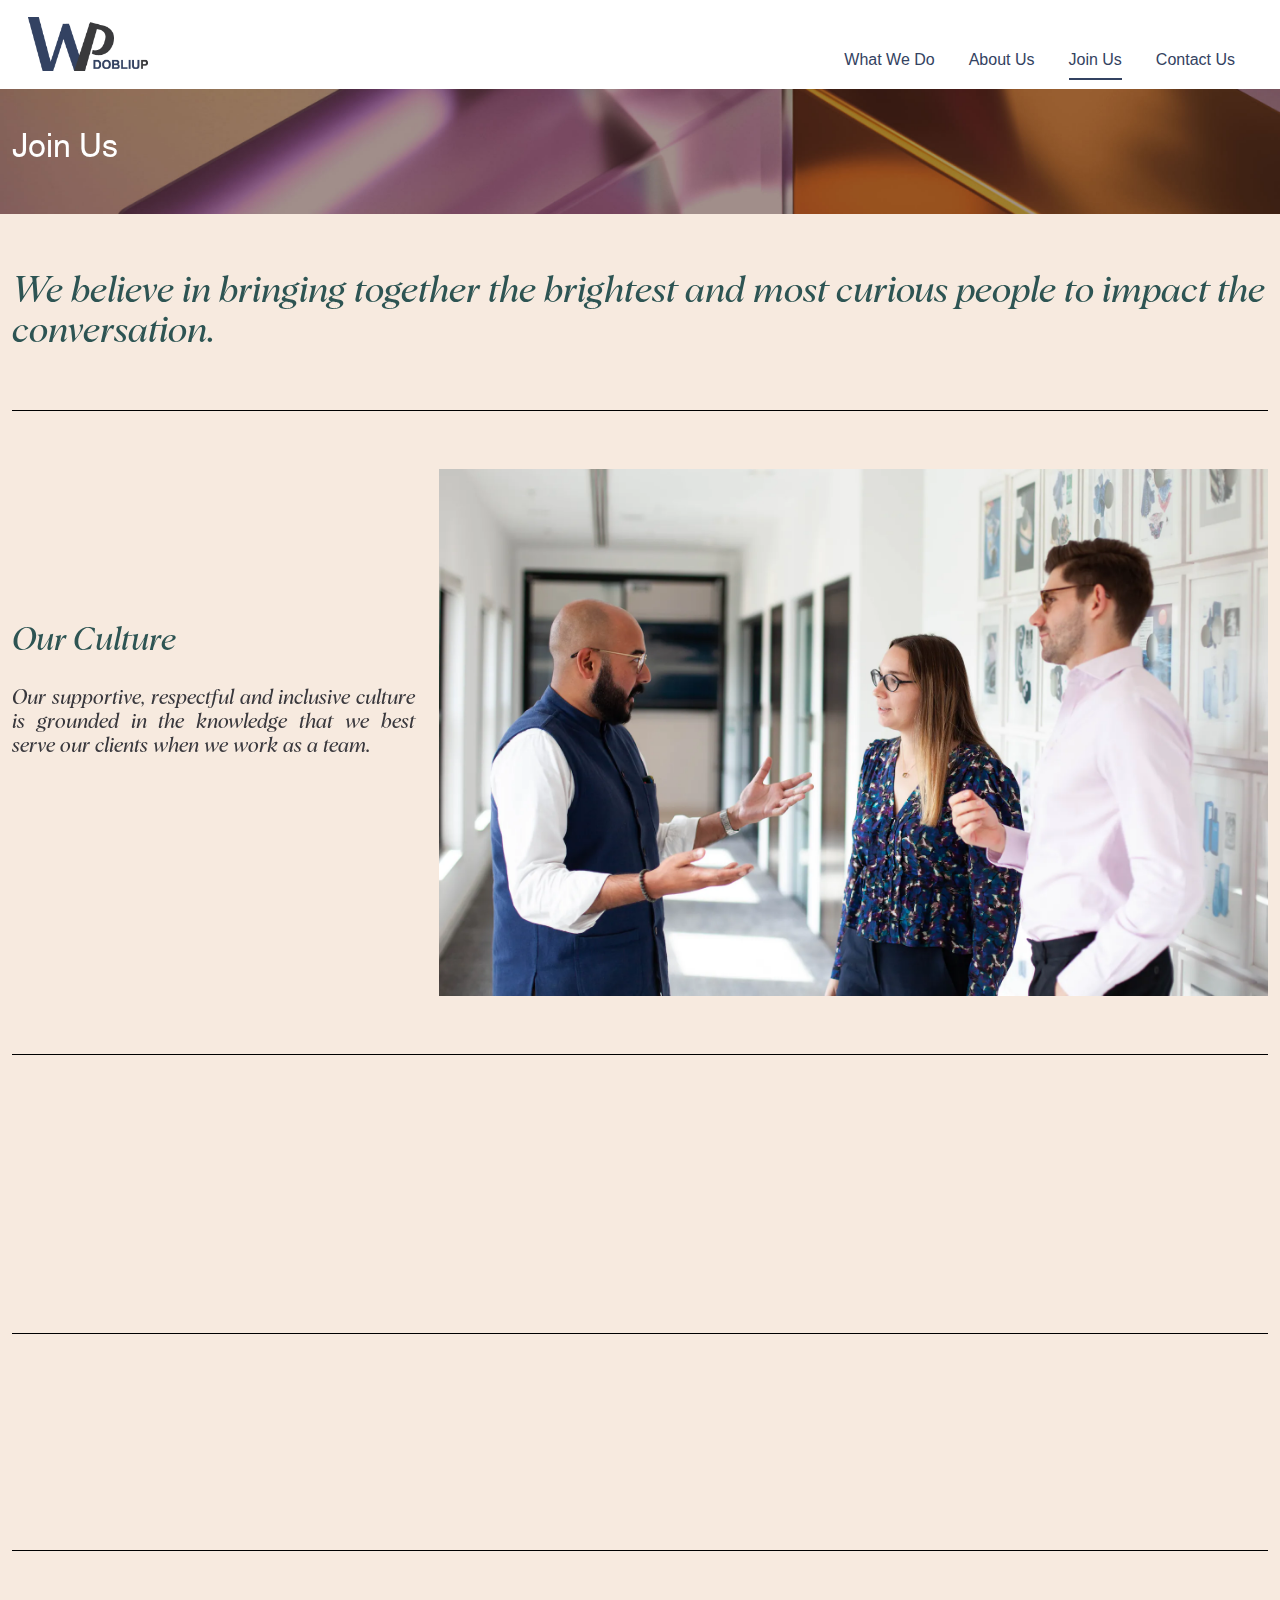
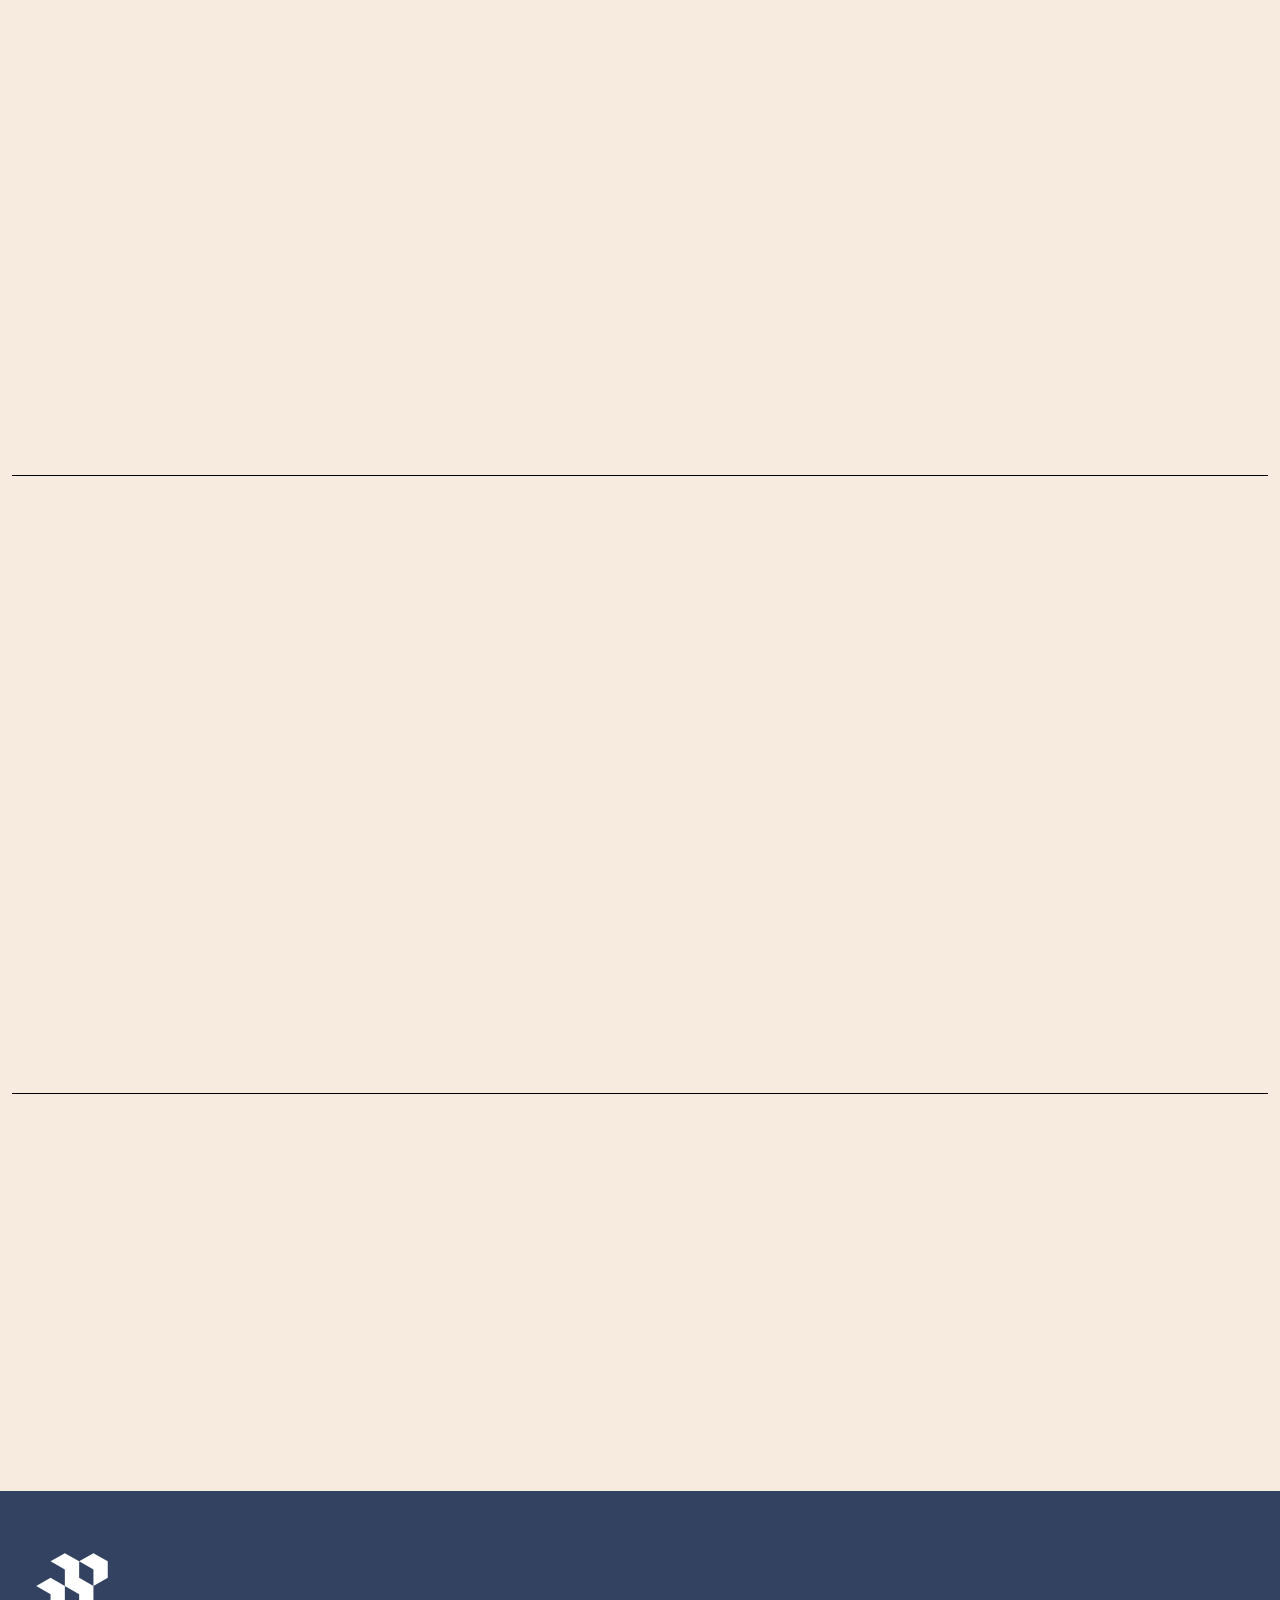
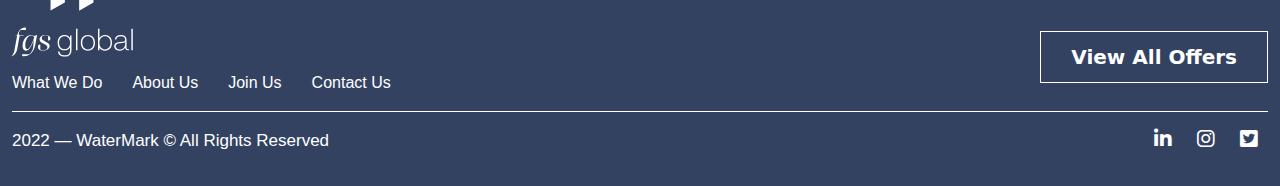
<file: joinUs.html>
<!DOCTYPE html>
<html lang="en">

<head>
  <meta charset="UTF-8" />
  <meta http-equiv="X-UA-Compatible" content="IE=edge" />
  <meta name="viewport" content="width=device-width, initial-scale=1.0" />
  <link rel="shortcut icon" href="./resource/img/indexpage/fav-icon.ico" type="image/x-icon" />
  <title>Join Us</title>


  <!-- font awesome file link here  -->
  <link rel="stylesheet" href="./resource/fontawesome/fontawesome-free-6.2.1-web/css/all.min.css">

  <!-- bootstrap cdn link here  -->
  <link rel="stylesheet" href="./resource/css/bootstrap.min.css">
  <link href="https://unpkg.com/aos@2.3.1/dist/aos.css" rel="stylesheet">


       <!-- for AOS animation  -->
       <link href="https://unpkg.com/aos@2.3.1/dist/aos.css" rel="stylesheet">

  <!-- main css link here  -->
  <link rel="stylesheet" href="./resource/css/style.css">
</head>

<body>
  <!-- header section html start  -->
  <div class="joinUsSectionHeader">
    <div class="header">
      <div class="container-fluid">
        <div class="main_header">
          <div class="brand-icon">
            <a href="./index.html">
              <img src="./resource/img/indexpage/brand-icon.png" alt="icon" class="main-logo">
              <img src="./resource/img/indexpage/sticky-brand-icon.png" alt="icon" class="sticky-logo">
            </a>
          </div>
          <div id="bars">
            <div id="bar1"></div>
            <div id="bar2"></div>
            <div id="bar3"></div>
          </div>
          <ul class="menu">
            <li><a href="./WhatWeDo.html">What We Do</a></li>
            <!-- <li><a href="./mainInsights.html">Insights</a></li> -->
            <li><a href="./aboutUs.html"> About Us</a></li>
            <!-- <li><a href="./people.html">People</a></li> -->
            <li><a id="active" href="./joinUs.html">Join Us</a></li>
            <li><a href="./contact.html">Contact Us</a></li>
          </ul>
        </div>
      </div>
    </div>
    <div class="container-fluid">
      <div class="hero_area">
        <h1 data-aos="fade-right"  data-aos-duration  data-aos-delay>Join Us</h1>
      </div>
    </div>
  </div>
  <!-- header section html end -->

  <!-- main section html start from here  -->
  <main>
    <!-- join us header html start  -->
    <div class="joinUsSectionWrapper">
      <div class="container-fluid">
        <div class="joinUsSection">
          <!-- join us section header html start  -->
          <section class="joinUsHeader section-body" >
            <h1 data-aos="fade-up"  data-aos-duration="800"  data-aos-delay="300">
              We believe in bringing together the brightest and most curious people to impact the conversation.
            </h1>
          </section>
          <!-- join us section header html end -->
          <!-- join us section body html start  -->
          <div class="joinUsBody">
            <!-- TextAndMedia section html start  -->
            <section class="TextAndMediaSection section-body">
              <div class="row">
                <div class="col-lg-4">
                  <div class="TextAndMediaSection-left">
                    <h1 data-aos="fade-up"  data-aos-duration="800"  data-aos-delay="300">Our Culture</h1>
                    <p data-aos="fade-up"  data-aos-duration="800"  data-aos-delay="400">
                      Our supportive, respectful and inclusive culture is grounded in the knowledge that we best serve
                      our clients when we work as a team.
                    </p>
                    <input data-aos="fade-up"  data-aos-duration="800"  data-aos-delay="500" class="allOptionBtn" type="button" value="All Opportunities">
                  </div>
                </div>
                <div class="col-lg-8">
                  <div class="TextAndMediaSection-right">
                    <img data-aos="zoom-in"  data-aos-duration="800"  data-aos-delay="600" class="img-fluid" src="./resource/img/joinUs/img1.png" alt="image">
                  </div>
                </div>
              </div>
            </section>
            <!-- TextAndMedia section html end -->

            <!-- ThreeColums section html start  -->
            <section class="ThreeColums section-body">
              <div class="row">
                <div class="col-lg-4 col-md-6">
                  <div class="join-us-paragrap" data-aos="fade-right"  data-aos-duration="800"  data-aos-delay="300">
                    <p>
                      As individuals we can be driven and ambitious, but not at the expense of working well together. We
                      take pride in what we do and how we do it, and we’re passionate about getting it right. We are
                      committed to doing right by clients and by each other, even when no one is looking.
                    </p>
                  </div>
                </div>
                <div class="col-lg-4 col-md-6">
                  <div class="join-us-paragrap" data-aos="fade-right"  data-aos-duration="800"  data-aos-delay="400">
                    <p>
                      Results matter, but the way we get there is equally important: sustainably, with integrity and
                      social responsibility. We are intellectually curious. We take time out for ourselves, and to give
                      back to our communities.
                    </p>
                  </div>
                </div>
                <div class="col-lg-4 col-md-6">
                  <div class="join-us-paragrap" data-aos="fade-right"  data-aos-duration="800"  data-aos-delay="500">
                    <p>
                      Deep consideration of our collective well-being — and care for those around us — is at the core of
                      who we are.
                    </p>
                  </div>
                </div>
              </div>
            </section>
            <!-- ThreeColumns section html end -->
            <!-- Find your place section html start  -->
            <section class="section-body findYourSection">
              <h1 data-aos="fade-right"  data-aos-duration="800"  data-aos-delay="300">Find your place</h1>
              <div class="row">
                <div class="col-lg-4 col-md-6">
                  <a href="./blog.html">
                    <div class="findYourSection-card1" data-aos="fade-right"  data-aos-duration="800"  data-aos-delay="300">
                      <h2>
                        Europe
                        <sub>
                          <span class="findCard-rightArrow">&#8594;</span>
                        </sub>
                      </h2>

                    </div>
                  </a>
                </div>
                <div class="col-lg-4 col-md-6">
                  <a href="./blog.html">
                    <div class="findYourSection-card2" data-aos="fade-right"  data-aos-duration="800"  data-aos-delay="400">
                      <h2>
                        United Kingdom
                        <sub>
                          <span class="findCard-rightArrow">&#8594;</span>
                        </sub>
                      </h2>

                    </div>
                  </a>
                </div>
                <div class="col-lg-4 col-md-6">
                  <a href="./blog.html">
                    <div class="findYourSection-card3" data-aos="fade-right"  data-aos-duration="800"  data-aos-delay="500">
                      <h2>
                        United States
                        <sub>
                          <span class="findCard-rightArrow">&#8594;</span>
                        </sub>
                      </h2>
                    </div>
                  </a>
                </div>
              </div>
            </section>
            <!-- Find your place section html end -->
            <!-- JobRegionCategorySection html start  -->
            <div class="JobRegionCategorySection section-body">
              <div class="JobRegionCategorySection-header">
                <h1 data-aos="fade-up"  data-aos-duration="800"  data-aos-delay="300">Find your path</h1>
                <p data-aos="fade-up"  data-aos-duration="800"  data-aos-delay="400">
                  Roll up your sleeves. Are you ready to dive into meaningful work? When you grow your career at FGS
                  Global you’ll be collaborating with people motivated to create purposeful impact and committed to your
                  success and development.
                </p>
              </div>
              <div class="JobRegionCategorySection-body">
                <div class="row">
                  <div class="col-lg-4 col-md-6 ">
                    <a href="./blog.html">
                      <div class="JobRegionCategoryLink" data-aos="fade-right"  data-aos-duration="800"  data-aos-delay="300">
                        <h2>
                          Students
                          <sub>
                            <span class="JobRegionCategoryLink-rihtArrow">&#8594;</span>
                          </sub>
                        </h2>

                      </div>
                    </a>
                  </div>
                  <div class="col-lg-4 col-md-6 ">
                    <a href="./blog.html">
                      <div class="JobRegionCategoryLink" data-aos="fade-right"  data-aos-duration="800"  data-aos-delay="400">
                        <h2>
                          Digital Strategy
                          <sub>
                            <span class="JobRegionCategoryLink-rihtArrow">&#8594;</span>
                          </sub>
                        </h2>

                      </div>
                    </a>
                  </div>
                  <div class="col-lg-4 col-md-6 ">
                    <a href="./blog.html">
                      <div class="JobRegionCategoryLink" data-aos="fade-right"  data-aos-duration="800"  data-aos-delay="500">
                        <h2>
                          Finance, IT & People Operations
                          <sub>
                            <span class="JobRegionCategoryLink-rihtArrow">&#8594;</span>
                          </sub>
                        </h2>
                      </div>
                    </a>
                  </div>
                  <div class="col-lg-4 col-md-6 ">
                    <a href="./blog.html">
                      <div class="JobRegionCategoryLink" data-aos="fade-right"  data-aos-duration="800"  data-aos-delay="600">
                        <h2>
                          Early Career Professionals
                          <sub>
                            <span class="JobRegionCategoryLink-rihtArrow">&#8594;</span>
                          </sub>
                        </h2>

                      </div>
                    </a>
                  </div>
                  <div class="col-lg-4 col-md-6 ">
                    <a href="./blog.html">
                      <div class="JobRegionCategoryLink" data-aos="fade-right"  data-aos-duration="800"  data-aos-delay="600">
                        <h2>
                          Design and Creative
                          <sub>
                            <span class="JobRegionCategoryLink-rihtArrow">&#8594;</span>
                          </sub>
                        </h2>

                      </div>
                    </a>
                  </div>
                  <div class="col-lg-4 col-md-6 ">
                    <a href="./blog.html">
                      <div class="JobRegionCategoryLink" data-aos="fade-right"  data-aos-duration="800"  data-aos-delay="700">
                        <h2>
                          Strategic Advisory & Communications
                          <sub>
                            <span class="JobRegionCategoryLink-rihtArrow">&#8594;</span>
                          </sub>
                        </h2>
                      </div>
                    </a>
                  </div>
                  <div class="col-lg-4 col-md-6 ">
                    <a href="./blog.html">
                      <div class="JobRegionCategoryLink" data-aos="fade-right"  data-aos-duration="800"  data-aos-delay="800">
                        <h2>
                          Web Development & Project Management
                          <sub>
                            <span class="JobRegionCategoryLink-rihtArrow">&#8594;</span>
                          </sub>
                        </h2>
                      </div>
                    </a>
                  </div>
                </div>
              </div>
            </div>
            <!-- JobRegionCategorySection html end -->

            <!-- TextAndMedia section html start  -->
            <section class="TextAndMediaSection section-body">
              <div class="row">
                <div class="col-lg-8">
                  <div class="TextAndMediaSection-right" data-aos="zoom-in"  data-aos-duration="800"  data-aos-delay="300">
                    <img class="img-fluid" src="./resource/img/joinUs/img2.png" alt="image">
                  </div>
                </div>
                <div class="col-lg-4">
                  <div class="TextAndMediaSection-left">
                    <h1 data-aos="fade-up"  data-aos-duration="800"  data-aos-delay="300">Diversity, Equity, Inclusion, and Belonging</h1>
                    <p data-aos="fade-up"  data-aos-duration="800"  data-aos-delay="400">
                      Our ability to harness diverse perspectives from around the world is the heart of our client
                      proposition. To make this promise a reality, we are committed to equitable policies, educating our
                      people through formal training and immersion sessions, and fostering dialogue while recognizing
                      cultural celebrations through shared experiences and conversations.
                    </p>
                  </div>
                </div>
              </div>
            </section>
            <!-- TextAndMedia section html end -->
            <!-- ThreeColums section html start  -->
            <section class="join-info section-body">
              <div class="row">
                <div class="col-lg-4  col-md-6">
                  <div class="join-info-card" data-aos="fade-right"  data-aos-duration="800"  data-aos-delay="300">
                    <h1>Learning Every Day</h1>
                    <p>
                      Our comprehensive leaning and development programs — including weekly sessions, intensive series
                      on topics such M&A, public policy and proxy fight communications, and professional development,
                      coaching and mentoring programs — ensure our team has the knowledge and resources necessary to
                      grow in their jobs.
                    </p>
                  </div>
                </div>
                <div class="col-lg-4  col-md-6">
                  <div class="join-info-card" data-aos="fade-right"  data-aos-duration="800"  data-aos-delay="400">
                    <h1>Social Responsibility</h1>
                    <p>
                      We help professional and civic organizations that promote and support the communities in which we
                      work. Our employees donate hundreds of hours in pro bono work representing every sector and
                      service. We support charitable endeavors that align with our values; employees at all levels are
                      encouraged to get involved in their communities.
                    </p>
                    <input class="learnMoreBtn" type="button" value="Learn More">
                  </div>
                </div>
                <div class="col-lg-4  col-md-6">
                  <div class="join-info-card" data-aos="fade-right"  data-aos-duration="800"  data-aos-delay="500">
                    <h1>The Work</h1>
                    <p>
                      Find out more about how we help clients in corporate communications, government relations, capital
                      markets transactions, digital strategies, research and insights, and more.
                    </p>
                    <input class="learnMoreBtn" type="button" value="Learn More">
                  </div>
                </div>
              </div>
            </section>
            <!-- ThreeColumns section html end -->
          </div>
          <!-- join us section body html end -->
        </div>
      </div>
    </div>
    <!-- join us header html end -->
  </main>
  <!-- main section html end from here  -->

  <!-- footer section html start from here  -->
  <footer>
    <div class="footer_container">
      <div class="container-fluid">
        <div class="footer_header">
          <div class="footer_header_left">
            <div class="f-header_left-img">
              <a href="#">
                <img src="./resource/img/indexpage/footer-logo.svg" alt="" />
              </a>
            </div>
            <div class="f-header-left-dosc">
              <ul>
                <li><a href="./WhatWeDo.html">What We Do</a></li>
                <!-- <li><a href="./mainInsights.html">Insights</a></li> -->
                <li><a href="./aboutUs.html"> About Us</a></li>
                <!-- <li><a href="./people.html">People</a></li> -->
                <li><a id="active" href="./joinUs.html">Join Us</a></li>
                <li><a href="./contact.html">Contact Us</a></li>
              </ul>
            </div>
          </div>
          <div class="footer_header_left">
            <div class="all_offer_btn_container">
              <a href="./contact.html">
                <input class="all_offer_btn" type="button" value="View All Offers">
              </a>
            </div>
          </div>
        </div>
        <div class="footer-bottom">
          <div class="copy-right_text">
            <p>2022 — WaterMark &#169; All Rights Reserved</p>
          </div>
          <div class="social_link">
            <a href="#">
              <i class="fa-brands fa-linkedin-in"></i>
            </a>
            <a href="#">
              <i class="fa-brands fa-instagram"></i>
            </a>
            <a href="#">
              <i class="fa-brands fa-square-twitter"></i>
            </a>
          </div>
        </div>
      </div>
    </div>
  </footer>
  <!-- footer section html ends from here  -->

  <!-- all js files link here  -->
  <!-- ============================= -->
  <!-- bootstrap js file link  -->
  <script src="./resource/js/bootstrap.min.js"></script>
  <!-- aos js cdn link -->
  <script src="https://unpkg.com/aos@2.3.1/dist/aos.js"></script>
  <script>
    AOS.init();
  </script>

  <!-- all js files  -->
  <script src="./resource/js/custom.js"></script>
</body>

</html>
</file>
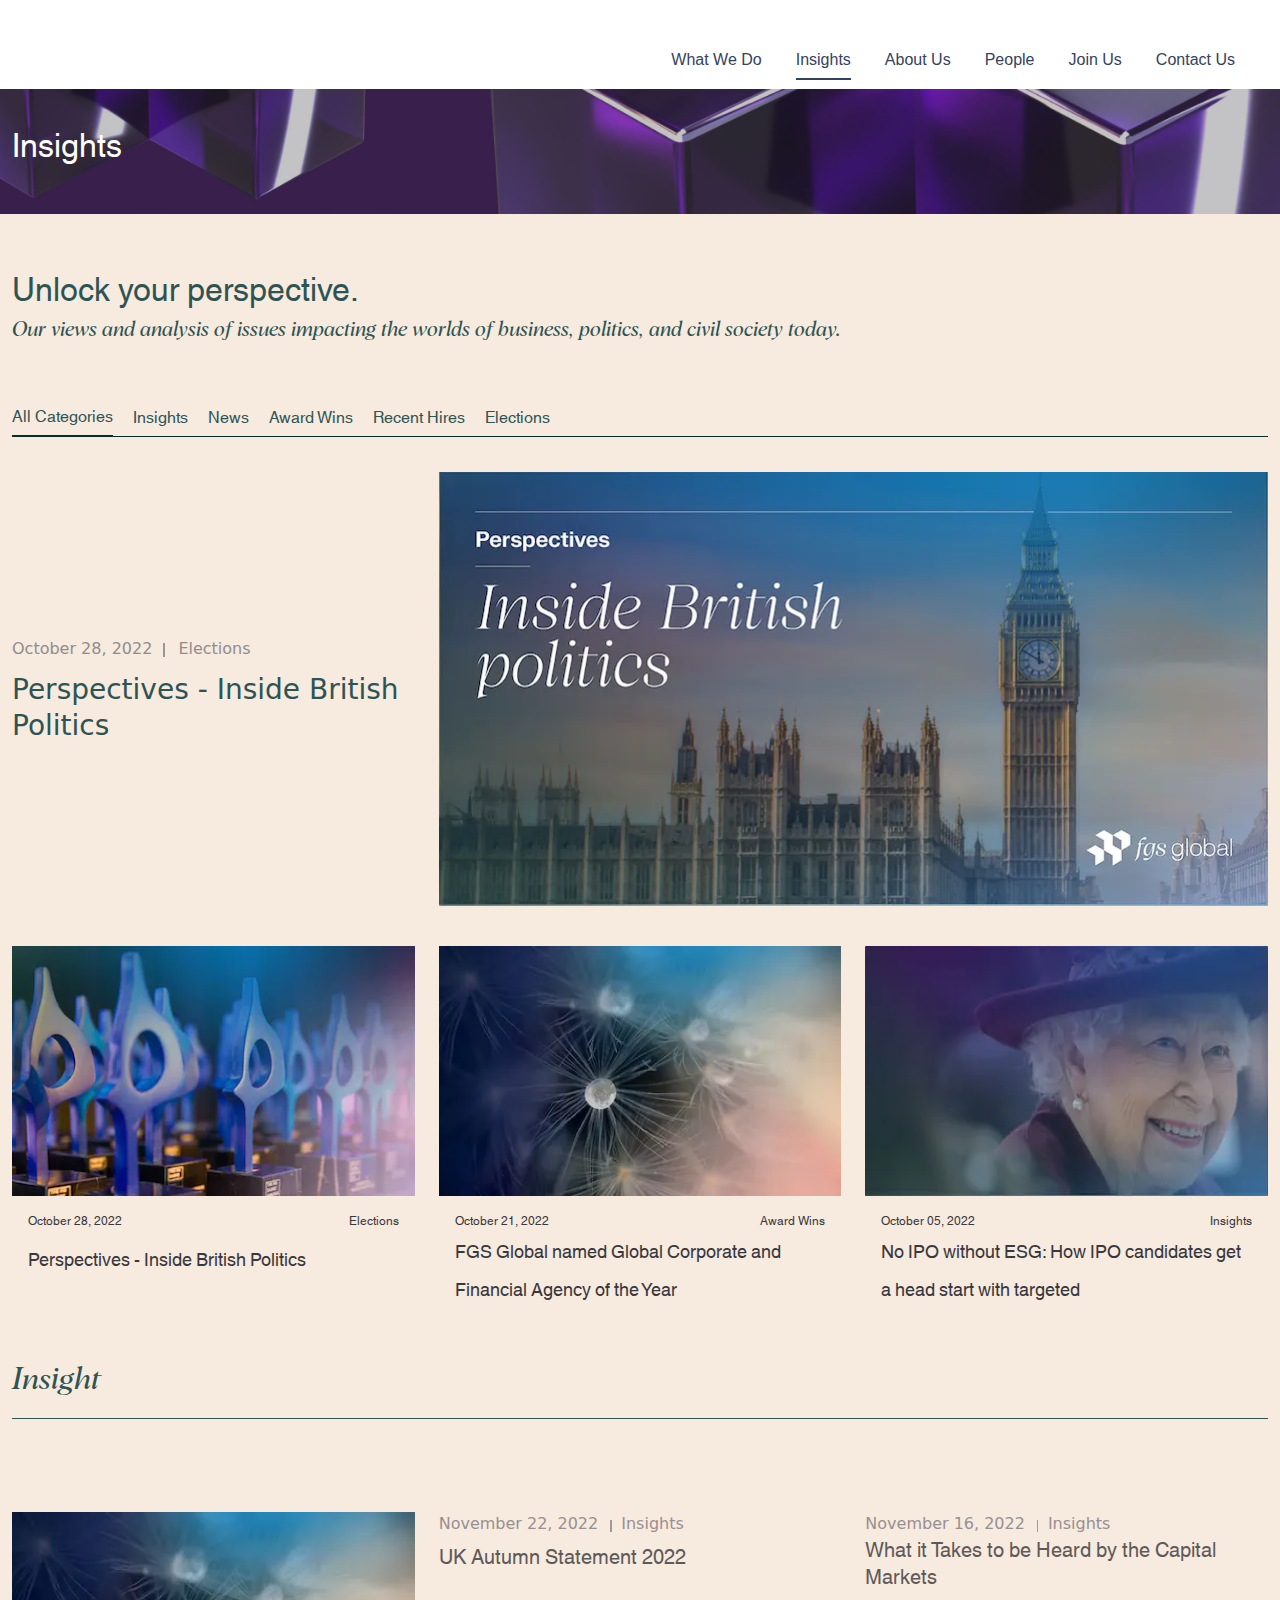
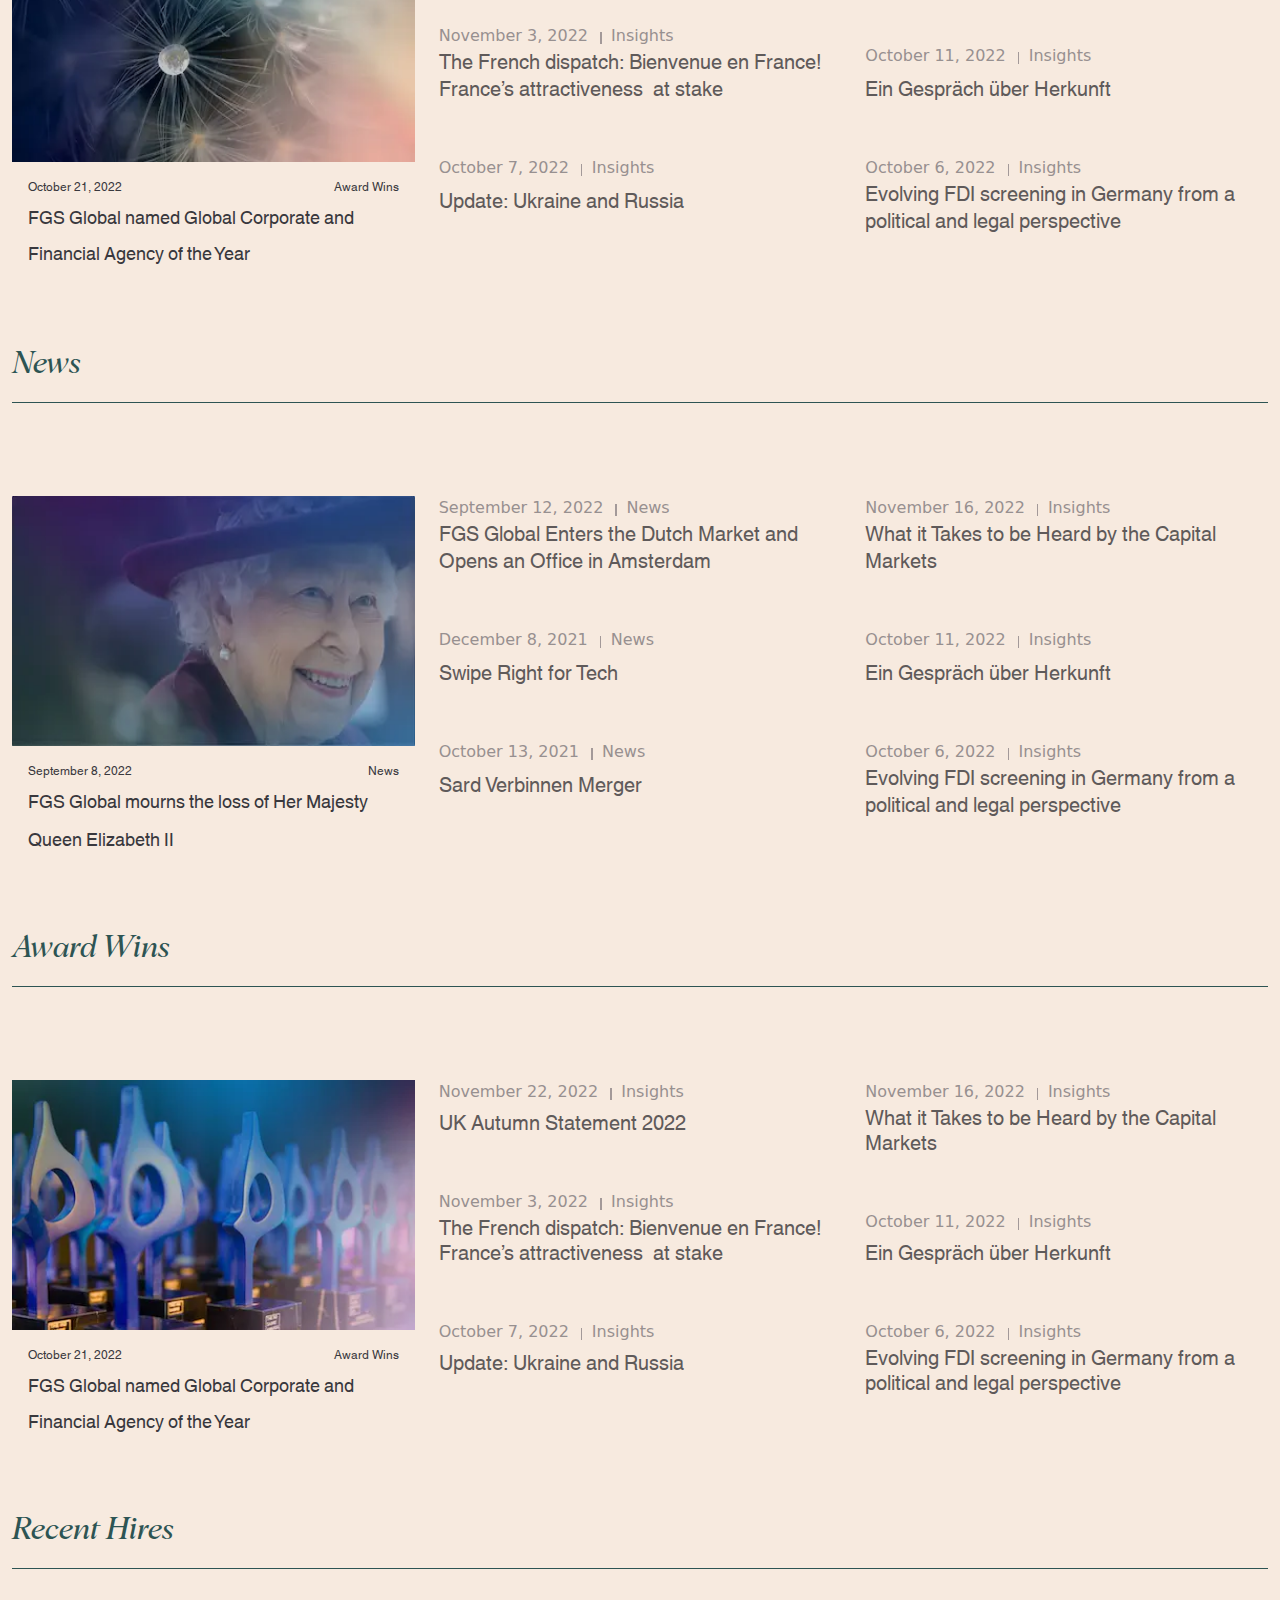
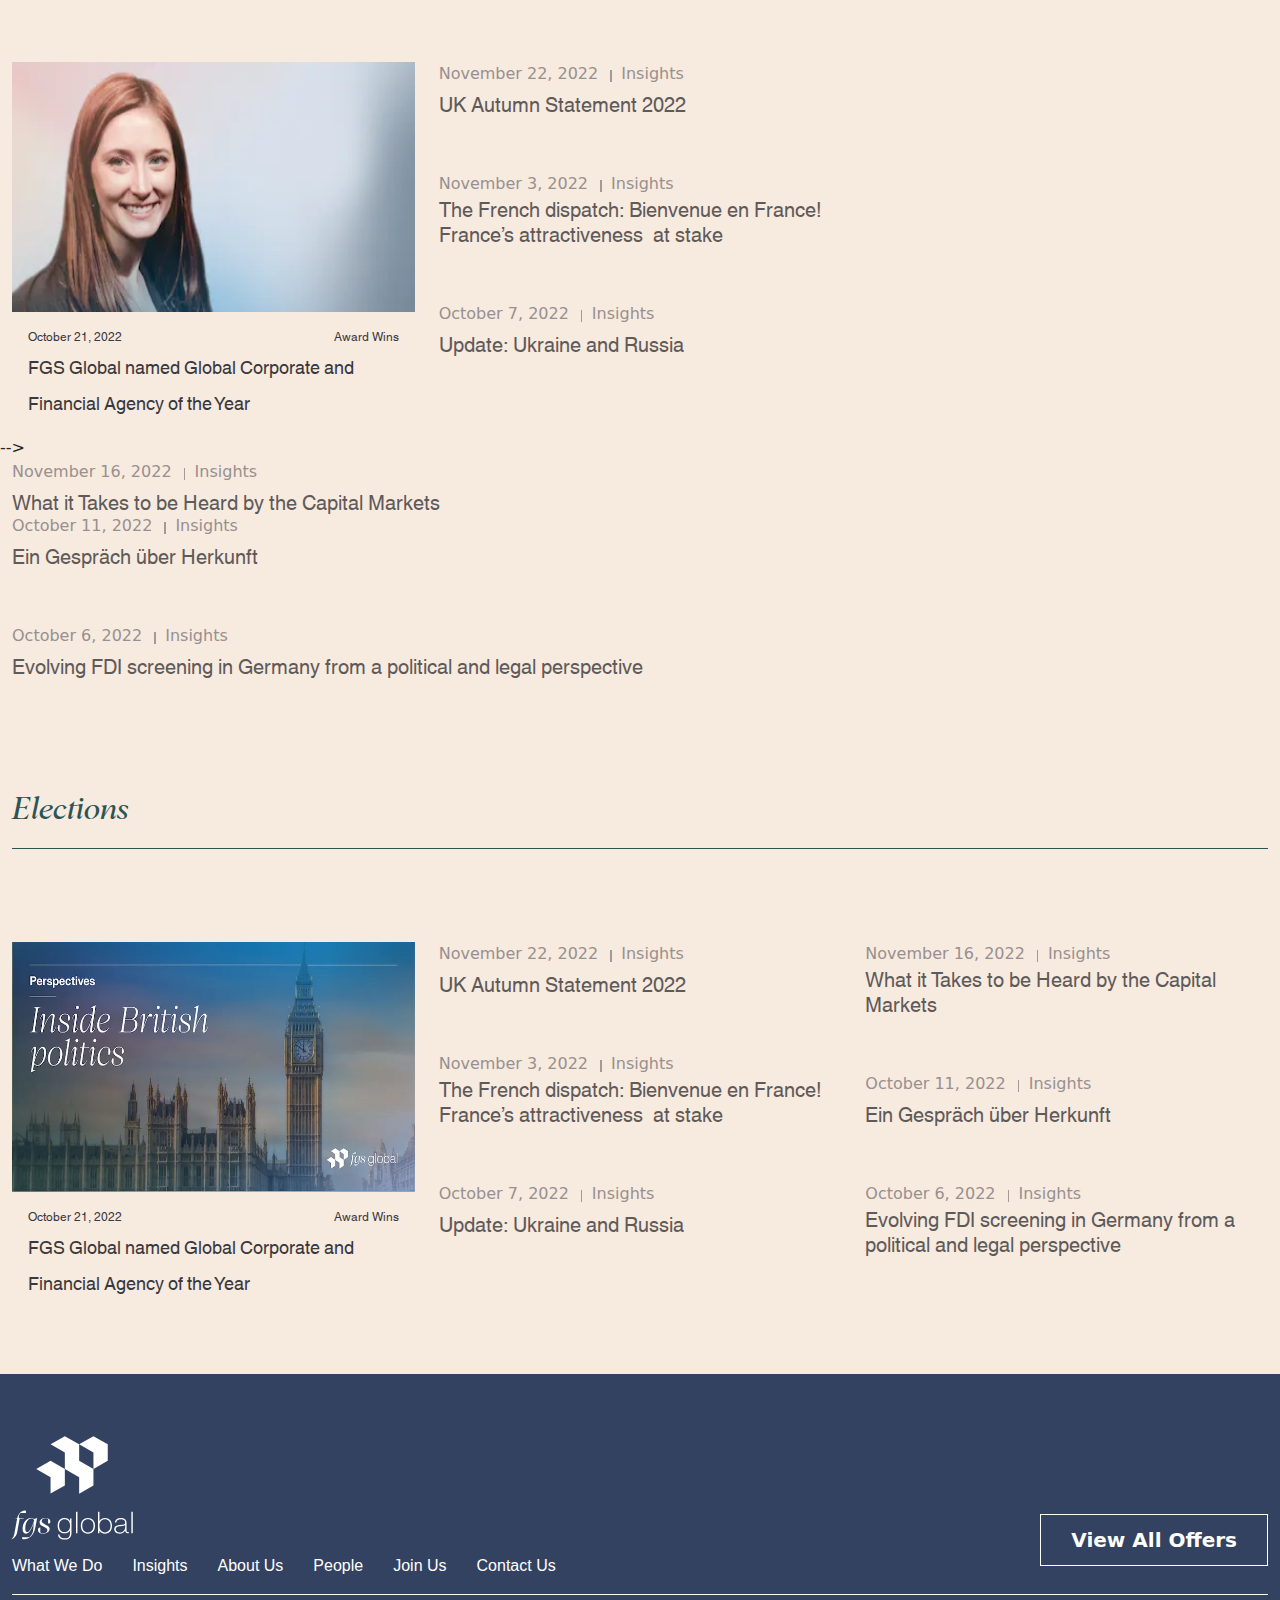
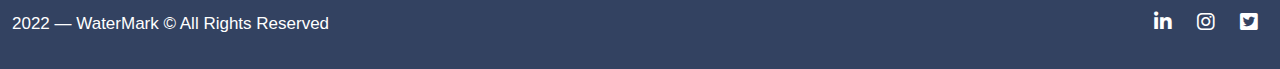
<file: mainInsights.html>
<!DOCTYPE html>
<html lang="en">
  <head>
    <meta charset="UTF-8" />
    <meta http-equiv="X-UA-Compatible" content="IE=edge" />
    <meta name="viewport" content="width=device-width, initial-scale=1.0" />
    <link
      rel="shortcut icon"
      href="./resource/img/indexpage/fabicon.png"
      type="image/x-icon"
    />
    <title>Main Insights</title>

   
    <!-- font awesome file link here  -->
    <link rel="stylesheet" href="./resource/fontawesome/fontawesome-free-6.2.1-web/css/all.min.css">

    <!-- bootstrap cdn link here  -->
    <link rel="stylesheet" href="./resource/css/bootstrap.min.css">
    
    <!-- main css link here  -->
    <link rel="stylesheet" href="./resource/css/style.css">
  </head>

  <body>
    <!-- header section html start  -->
    <div class="header_wrapper insights-header-wrapper">
      <div class="header">
        <div class="container-fluid">
          <div class="main_header">
            <div class="brand-icon">
              <a href="./index.html">
                <img class="test" src="./resource/img/indexpage/brand_icon.jpg" alt="icon" />
              </a>
            </div>
            <div id="bars">
              <div id="bar1"></div>
              <div id="bar2"></div>
              <div id="bar3"></div>
            </div>
            <ul class="menu">
              <li><a href="./WhatWeDo.html">What We Do</a></li>
              <li><a id="active" href="./mainInsights.html">Insights</a></li>
              <li><a href="./aboutUs.html"> About Us</a></li>
              <li><a href="./people.html">People</a></li>
              <li><a href="./joinUs.html">Join Us</a></li>
              <li><a href="./contact.html">Contact Us</a></li>
            </ul>
          </div>
        </div>
      </div>
      <div class="container-fluid">
        <div class="hero_area">
          <h1>Insights</h1>
        </div>
      </div>
    </div>
    <!-- header section html end -->

    <!-- main section html start from here  -->
    <main class="whatWeDo">
      <!-- page sub header HTML start  -->
      <section class="PageSubHeader-wrapper">
        <div class="container-fluid">
          <div class="subPageHeader">
            <h1>
              Unlock your perspective.
              
            </h1>
            <p>
              Our views and analysis of issues impacting the worlds of business, politics, and civil society today.
            </p>
          </div>
        </div>
      </section>
      <!-- page sub header HTML start  -->

      <!-- insights Categories HTMl start  -->
          <div class="insights-categories-wrapper">
            <div class="container-fluid">
              <section class="insights-all-categories">
                  <div class="all-categories-header">
                    <ul class="insights-menu">
                      <li class="active2"><a href="./mainInsights.html">All Categories</a></li>
                      <li><a href="./Insights.html">Insights</a></li>
                      <li><a href="./news.html">News</a></li>
                      <li><a href="./award.html">Award Wins</a></li>
                      <li><a href="./recentHires.html">Recent Hires</a></li>
                      <li><a href="./elections.html">Elections</a></li>
                    </ul>
                  </div>
                  <div class="all-categories-body">
                    <div class="all-categories-body-first-row">
                      <div class="row">
                        <div class="col-lg-4">
                          <a href="./blog.html">
                            <div class="all-categories-left">
                              <div class="all-categories-left-header">
                                <div class="time">
                                  <p>
                                    October 28, 2022
                                  </p> 
                                </div>
                                <div class="subject">
                                  <p>
                                    Elections
                                  </p>
                                </div>
                              </div>
                              <div class="all-categories-left-body">
                                <div class="all-categories-left-body-text">
                                  <h2>
                                    Perspectives - Inside British Politics
                                    <span class="allCataLeftBody-arrow">&#8594;</span>
                                  </h2>
                                </div>
                              </div>
                            </div>
                          </a>
                        </div>
                        <div class="col-lg-8">
                          <div class="all-categories-right">
                            <img  src="./resource/img/mainInsightsPage/img1.webp" alt="image">
                          </div>
                        </div>
                     </div>
                    </div>
                    <div class="all-categories-body-secound-row">
                      <div class="row">
                        <div class="col-lg-4 col-md-6">
                          <a  href="./whatWeDoBlog.html">
                            <div class="your-blog allCataBlog1 mainIns-blog">
                                <div class="your-blog-img allcataImg">
                                     <img src="./resource/img/mainInsightsPage/img3.webp" alt="image">
                                </div>
                                <div class="your-blog-dosc">
                                 <div class="datAndSubContainer">
                                     <span>October 28, 2022</span>
                                     <span>Elections</span>
                                 </div>
                                 <h1>
                                  Perspectives - Inside British Politics
                                  <span class="mainInsRightArrow">&#8594;</span>
                                 </h1>
                                </div>
                             </div>
                           </a>
                        </div>
                        <div class="col-lg-4 col-md-6">
                          <a href="./whatWeDoBlog.html">
                            <div class="your-blog allCataBlog2 mainIns-blog">
                                <div class="your-blog-img allcataImg">
                                     <img src="./resource/img/mainInsightsPage/img2.webp" alt="image">
                                </div>
                                <div class="your-blog-dosc">
                                 <div class="datAndSubContainer">
                                     <span>October 21, 2022</span>
                                     <span>Award Wins</span>
                                 </div>
                                 <h1>
                                  FGS Global named Global Corporate and Financial Agency of the Year
                                  <span class="mainInsRightArrow">&#8594;</span>
                                 </h1>
                                </div>
                             </div>
                           </a>
                        </div>
                        <div class="col-lg-4 col-md-6">
                          <a  href="./whatWeDoBlog.html">
                            <div class="your-blog allCataBlog3 mainIns-blog">
                                <div class="your-blog-img allcataImg">
                                     <img src="./resource/img/mainInsightsPage/img4.webp" alt="image">
                                </div>
                                <div class="your-blog-dosc">
                                 <div class="datAndSubContainer">
                                     <span>October 05, 2022</span>
                                     <span>Insights</span>
                                 </div>
                                 <h1>
                                    No IPO without ESG: How IPO candidates get a head start with targeted
                                    <span class="mainInsRightArrow">&#8594;</span>
                                 </h1>
                                </div>
                             </div>
                        </a>
                        </div>
                     </div>
                    </div>
                  
                  </div>
              </section>
            </div>
          </div>
      <!-- insights Categories HTMl end -->


      <!-- insights section HTMl start -->
        <div class="Insights_section_wrapper">
            <div class="container-fluid">
              <div class="insight-section">
                <div class="section-header">
                  <h1>Insight</h1>
                </div>
                <div class="section-body">
                  <div class="row">
                    <div class="col-lg-4 col-md-6">
                      <a href="./whatWeDoBlog.html">
                        <div class="your-blog InsightBlog">
                            <div class="your-blog-img allcataImg">
                                 <img src="./resource/img/mainInsightsPage/img2.webp" alt="image">
                            </div>
                            <div class="your-blog-dosc">
                             <div class="datAndSubContainer">
                                 <span>October 21, 2022</span>
                                 <span>Award Wins</span>
                             </div>
                             <h1>
                              FGS Global named Global Corporate and Financial Agency of the Year
                              <span class="InsightBlog-arrow">&#8594;</span>
                             </h1>
                            </div>
                         </div>
                       </a>
                    </div>
                    <div class="col-lg-4 col-md-6">
                      <a href="./blog.html">
                        <div href="#" class="InsightCategorySection_items">
                          <div class="InsightCategorySection_items_header">
                            <div class="InsightCategorySection_item_Time">
                              <p>
                                November 22, 2022 
                              </p>
                            </div>
                            <div class="InsightCategorySection_item_sub">
                              <p>
                               Insights
                              </p>
                            </div>
                          </div>
                          <div class="InsightCategorySection_items_body">
                            <h1>
                              UK Autumn Statement 2022
                              <span class="insightsItemBody-rightArrow">&#8594;</span>
                            </h1>
                          </div>
                      </div>
                      </a>
                      <a href="./blog.html">
                        <div href="#" class="InsightCategorySection_items">
                          <div class="InsightCategorySection_items_header">
                            <div class="InsightCategorySection_item_Time">
                              <p>
                                November 3, 2022
                              </p>
                            </div>
                            <div class="InsightCategorySection_item_sub">
                              <p>
                               Insights
                              </p>
                            </div>
                          </div>
                          <div class="InsightCategorySection_items_body">
                            <h1>
                              The French dispatch: Bienvenue en France! France’s attractiveness ​ at stake
                              <span class="insightsItemBody-rightArrow">&#8594;</span>
                            </h1>
                          </div>
                        </div>
                      </a>
                      <a href="./blog.html">
                        <div href="#" class="InsightCategorySection_items">
                          <div class="InsightCategorySection_items_header">
                            <div class="InsightCategorySection_item_Time">
                              <p>
                                October 7, 2022  
                              </p>
                            </div>
                            <div class="InsightCategorySection_item_sub">
                              <p>
                               Insights
                              </p>
                            </div>
                          </div>
                          <div class="InsightCategorySection_items_body">
                            <h1>
                              Update: Ukraine and Russia
                              <span class="insightsItemBody-rightArrow">&#8594;</span>
                            </h1>
                          </div>
                        </div>
                      </a>
                    </div>
                    <div class="col-lg-4 col-md-6">
                    <a href="#">
                      <div href="#" class="InsightCategorySection_items">
                        <div class="InsightCategorySection_items_header">
                          <div class="InsightCategorySection_item_Time">
                            <p>
                              November 16, 2022  
                            </p>
                          </div>
                          <div class="InsightCategorySection_item_sub">
                            <p>
                             Insights
                            </p>
                          </div>
                        </div>
                        <div class="InsightCategorySection_items_body">
                          <h1>
                            What it Takes to be Heard by the Capital Markets
                            <span class="insightsItemBody-rightArrow">&#8594;</span>
                          </h1>
                        </div>
                    </div>
                    </a>
                      <a href="./blog.html">
                        <div href="#" class="InsightCategorySection_items">
                          <div class="InsightCategorySection_items_header">
                            <div class="InsightCategorySection_item_Time">
                              <p>
                                October 11, 2022  
                              </p>
                            </div>
                            <div class="InsightCategorySection_item_sub">
                              <p>
                               Insights
                              </p>
                            </div>
                          </div>
                          <div class="InsightCategorySection_items_body">
                            <h1>
                              Ein Gespräch über Herkunft 
                              <span class="insightsItemBody-rightArrow">&#8594;</span>
                            </h1>
                          </div>
                        </div>
                      </a>
                      <a href="./blog.html">
                        <div href="#" class="InsightCategorySection_items">
                          <div class="InsightCategorySection_items_header">
                            <div class="InsightCategorySection_item_Time">
                              <p>
                                October 6, 2022 
                              </p>
                            </div>
                            <div class="InsightCategorySection_item_sub">
                              <p>
                               Insights
                              </p>
                            </div>
                          </div>
                          <div class="InsightCategorySection_items_body">
                            <h1>
                              Evolving FDI screening in Germany from a political and legal perspective
                              <span class="insightsItemBody-rightArrow">&#8594;</span>
                            </h1>
                          </div>
                        </div>
                      </a>
                    </div>
                  </div>
                </div>
              </div>
            </div>
        </div>
      <!-- insights section HTMl end -->
    
      <!-- News section html start  -->
      <div class="newsSectionWrapper">
        <div class="container-fluid">
          <div class="news-section">
            <div class="section-header">
              <h1>News</h1>
            </div>
            <div class="section-body">
              <div class="row">
                <div class="col-lg-4 col-md-6">
                  <a href="./whatWeDoBlog.html">
                    <div class="your-blog newsBlog">
                        <div class="your-blog-img allcataImg">
                             <img src="./resource/img/mainInsightsPage/img4.webp" alt="image">
                        </div>
                        <div class="your-blog-dosc">
                         <div class="datAndSubContainer">
                             <span>September 8, 2022 </span>
                             <span>News</span>
                         </div>
                         <h1>
                          FGS Global mourns the loss of Her Majesty Queen Elizabeth II
                          <span class="newsRightArrow">&#8594;</span>
                         </h1>
                        </div>
                     </div>
                   </a>
                </div>
                <div class="col-lg-4 col-md-6">
                  <a href="./blog.html">
                    <div href="#" class="InsightCategorySection_items newsItem">
                      <div class="InsightCategorySection_items_header">
                        <div class="InsightCategorySection_item_Time">
                          <p>
                            September 12, 2022
                          </p>
                        </div>
                        <div class="InsightCategorySection_item_sub">
                          <p>
                            News
                          </p>
                        </div>
                      </div>
                      <div class="InsightCategorySection_items_body">
                        <h1>
                          FGS Global Enters the Dutch Market and Opens an Office in Amsterdam
                          <span class="newsRightArrow">&#8594;</span>
                        </h1>
                      </div>
                  </div>
                  </a>
                  <a href="./blog.html">
                    <div href="#" class="InsightCategorySection_items newsItem">
                      <div class="InsightCategorySection_items_header">
                        <div class="InsightCategorySection_item_Time">
                          <p>
                            December 8, 2021 
                          </p>
                        </div>
                        <div class="InsightCategorySection_item_sub">
                          <p>
                            News
                          </p>
                        </div>
                      </div>
                      <div class="InsightCategorySection_items_body">
                        <h1>
                          Swipe Right for Tech
                          <span class="newsRightArrow">&#8594;</span>
                        </h1>
                      </div>
                    </div>
                  </a>
                  <a href="./blog.html">
                    <div href="#" class="InsightCategorySection_items newsItem">
                      <div class="InsightCategorySection_items_header">
                        <div class="InsightCategorySection_item_Time">
                          <p>
                            October 13, 2021 
                          </p>
                        </div>
                        <div class="InsightCategorySection_item_sub">
                          <p>
                           News
                          </p>
                        </div>
                      </div>
                      <div class="InsightCategorySection_items_body">
                        <h1>
                          Sard Verbinnen Merger
                          <span class="newsRightArrow">&#8594;</span>
                        </h1>
                      </div>
                    </div>
                  </a>
                </div>
                <div class="col-lg-4 col-md-6">
                <a href="./blog.html">
                  <div href="#" class="InsightCategorySection_items newsItem">
                    <div class="InsightCategorySection_items_header">
                      <div class="InsightCategorySection_item_Time">
                        <p>
                          November 16, 2022  
                        </p>
                      </div>
                      <div class="InsightCategorySection_item_sub">
                        <p>
                         Insights
                        </p>
                      </div>
                    </div>
                    <div class="InsightCategorySection_items_body">
                      <h1>
                        What it Takes to be Heard by the Capital Markets
                        <span class="newsRightArrow">&#8594;</span>
                      </h1>
                    </div>
                </div>
                </a>
                  <a href="./blog.html">
                    <div href="#" class="InsightCategorySection_items newsItem">
                      <div class="InsightCategorySection_items_header">
                        <div class="InsightCategorySection_item_Time">
                          <p>
                            October 11, 2022  
                          </p>
                        </div>
                        <div class="InsightCategorySection_item_sub">
                          <p>
                           Insights
                          </p>
                        </div>
                      </div>
                      <div class="InsightCategorySection_items_body">
                        <h1>
                          Ein Gespräch über Herkunft 
                          <span class="newsRightArrow">&#8594;</span>
                        </h1>
                      </div>
                    </div>
                  </a>
                  <a href="./blog.html">
                    <div href="#" class="InsightCategorySection_items newsItem">
                      <div class="InsightCategorySection_items_header">
                        <div class="InsightCategorySection_item_Time">
                          <p>
                            October 6, 2022 
                          </p>
                        </div>
                        <div class="InsightCategorySection_item_sub">
                          <p>
                           Insights
                          </p>
                        </div>
                      </div>
                      <div class="InsightCategorySection_items_body">
                        <h1>
                          Evolving FDI screening in Germany from a political and legal perspective
                          <span class="newsRightArrow">&#8594;</span>
                        </h1>
                      </div>
                    </div>
                  </a>
                </div>
              </div>
            </div>
          </div>
        </div>
      </div>
      <!-- News section html end -->

      <!-- Award Wins section html start  -->
      <div class="AwardWinsWrapper">
          <div class="container-fluid">
            <div class="AwardWinssection">
              <div class="section-header">
                <h1>Award Wins</h1>
              </div>
              <div class="section-body">
                <div class="row">
                  <div class="col-lg-4 col-md-6">
                    <a href="./blog.html">
                      <div class="your-blog AwardWinsBlog">
                          <div class="your-blog-img allcataImg">
                               <img src="./resource/img/mainInsightsPage/img3.webp" alt="image">
                          </div>
                          <div class="your-blog-dosc">
                           <div class="datAndSubContainer">
                               <span>October 21, 2022</span>
                               <span>Award Wins</span>
                           </div>
                           <h1>
                            FGS Global named Global Corporate and Financial Agency of the Year
                            <span class="AwardWinsBlogRightArrow">&#8594;</span>
                           </h1>
                          </div>
                       </div>
                     </a>
                  </div>
                  <div class="col-lg-4 col-md-6">
                    <a href="./blog.html">
                      <div href="#" class="InsightCategorySection_items AwardWinsItem">
                        <div class="InsightCategorySection_items_header">
                          <div class="InsightCategorySection_item_Time">
                            <p>
                              November 22, 2022 
                            </p>
                          </div>
                          <div class="InsightCategorySection_item_sub">
                            <p>
                             Insights
                            </p>
                          </div>
                        </div>
                        <div class="InsightCategorySection_items_body">
                          <h1>
                            UK Autumn Statement 2022
                            <span class="AwardWinsBlogRightArrow">&#8594;</span>
                          </h1>
                        </div>
                    </div>
                    </a>
                    <a href="./blog.html">
                      <div href="#" class="InsightCategorySection_items AwardWinsItem">
                        <div class="InsightCategorySection_items_header">
                          <div class="InsightCategorySection_item_Time">
                            <p>
                              November 3, 2022
                            </p>
                          </div>
                          <div class="InsightCategorySection_item_sub">
                            <p>
                             Insights
                            </p>
                          </div>
                        </div>
                        <div class="InsightCategorySection_items_body">
                          <h1>
                            The French dispatch: Bienvenue en France! France’s attractiveness ​ at stake
                            <span class="AwardWinsBlogRightArrow">&#8594;</span>
                          </h1>
                        </div>
                      </div>
                    </a>
                    <a href="./blog.html">
                      <div href="#" class="InsightCategorySection_items AwardWinsItem">
                        <div class="InsightCategorySection_items_header">
                          <div class="InsightCategorySection_item_Time">
                            <p>
                              October 7, 2022  
                            </p>
                          </div>
                          <div class="InsightCategorySection_item_sub">
                            <p>
                             Insights
                            </p>
                          </div>
                        </div>
                        <div class="InsightCategorySection_items_body">
                          <h1>
                            Update: Ukraine and Russia
                            <span class="AwardWinsBlogRightArrow">&#8594;</span>
                          </h1>
                        </div>
                      </div>
                    </a>
                  </div>
                  <div class="col-lg-4 col-md-6">
                  <a href="./blog.html">
                    <div href="#" class="InsightCategorySection_items AwardWinsItem">
                      <div class="InsightCategorySection_items_header">
                        <div class="InsightCategorySection_item_Time">
                          <p>
                            November 16, 2022  
                          </p>
                        </div>
                        <div class="InsightCategorySection_item_sub">
                          <p>
                           Insights
                          </p>
                        </div>
                      </div>
                      <div class="InsightCategorySection_items_body">
                        <h1>
                          What it Takes to be Heard by the Capital Markets
                          <span class="AwardWinsBlogRightArrow">&#8594;</span>
                        </h1>
                      </div>
                  </div>
                  </a>
                    <a href="./blog.html">
                      <div href="#" class="InsightCategorySection_items AwardWinsItem">
                        <div class="InsightCategorySection_items_header">
                          <div class="InsightCategorySection_item_Time">
                            <p>
                              October 11, 2022  
                            </p>
                          </div>
                          <div class="InsightCategorySection_item_sub">
                            <p>
                             Insights
                            </p>
                          </div>
                        </div>
                        <div class="InsightCategorySection_items_body">
                          <h1>
                            Ein Gespräch über Herkunft 
                            <span class="AwardWinsBlogRightArrow">&#8594;</span>
                          </h1>
                        </div>
                      </div>
                    </a>
                    <a href="./blog.html">
                      <div href="#" class="InsightCategorySection_items AwardWinsItem">
                        <div class="InsightCategorySection_items_header">
                          <div class="InsightCategorySection_item_Time">
                            <p>
                              October 6, 2022 
                            </p>
                          </div>
                          <div class="InsightCategorySection_item_sub">
                            <p>
                             Insights
                            </p>
                          </div>
                        </div>
                        <div class="InsightCategorySection_items_body">
                          <h1>
                            Evolving FDI screening in Germany from a political and legal perspective
                            <span class="AwardWinsBlogRightArrow">&#8594;</span>
                          </h1>
                        </div>
                      </div>
                    </a>
                  </div>
                </div>
              </div>
            </div>
          </div>
      </div>
      <!-- Award Wins section html end -->
      
      <!-- Recent Hires section html start  -->
      <div class="RecentHiresSectionWrapper">
        <div class="container-fluid">
          <div class="RecentHires-section">
            <div class="section-header">
              <h1>Recent Hires</h1>
            </div>
            <div class="section-body">
              <div class="row">
                <div class="col-lg-4 col-md-6">
                  <a href="./whatWeDoBlog.html">
                    <div class="your-blog RecentHiresBlog">
                        <div class="your-blog-img allcataImg">
                             <img src="./resource/img/mainInsightsPage/img5.webp" alt="image">
                        </div>
                        <div class="your-blog-dosc">
                         <div class="datAndSubContainer">
                             <span>October 21, 2022</span>
                             <span>Award Wins</span>
                         </div>
                         <h1>
                          FGS Global named Global Corporate and Financial Agency of the Year
                          <span class="ricenthHire-rightaArrow">&#8594;</span>
                         </h1>
                        </div>
                     </div>
                   </a>
                </div>
                <div class="col-lg-4 col-md-6">
                  <a href="./whatWeDoBlog.html">
                    <div href="#" class="InsightCategorySection_items RecentHiresitem">
                      <div class="InsightCategorySection_items_header">
                        <div class="InsightCategorySection_item_Time">
                          <p>
                            November 22, 2022 
                          </p>
                        </div>
                        <div class="InsightCategorySection_item_sub">
                          <p>
                           Insights
                          </p>
                        </div>
                      </div>
                      <div class="InsightCategorySection_items_body">
                        <h1>
                          UK Autumn Statement 2022
                          <span class="ricenthHire-rightaArrow">&#8594;</span>
                        </h1>
                      </div>
                  </div>
                  </a>
                  <a href="./whatWeDoBlog.html">
                    <div href="#" class="InsightCategorySection_items RecentHiresitem">
                      <div class="InsightCategorySection_items_header">
                        <div class="InsightCategorySection_item_Time">
                          <p>
                            November 3, 2022
                          </p>
                        </div>
                        <div class="InsightCategorySection_item_sub">
                          <p>
                           Insights
                          </p>
                        </div>
                      </div>
                      <div class="InsightCategorySection_items_body">
                        <h1>
                          The French dispatch: Bienvenue en France! France’s attractiveness ​ at stake
                          <span class="ricenthHire-rightaArrow">&#8594;</span>
                        </h1>
                      </div>
                    </div>
                  </a>
                  <a href="./whatWeDoBlog.html">
                    <div href="#" class="InsightCategorySection_items RecentHiresitem">
                      <div class="InsightCategorySection_items_header">
                        <div class="InsightCategorySection_item_Time">
                          <p>
                            October 7, 2022  
                          </p>
                        </div>
                        <div class="InsightCategorySection_item_sub">
                          <p>
                           Insights
                          </p>
                        </div>
                      </div>
                      <div class="InsightCategorySection_items_body">
                        <h1>
                          Update: Ukraine and Russia
                          <span class="ricenthHire-rightaArrow">&#8594;</span>
                        </h1>
                      </div>
                    </div>
                  </a>
                </div>
                <div class="col-lg-4 col-md-6>
                <!-- <a href="">
                 
                    
                </div> -->
                <a href="./whatWeDoBlog.html">
                  <div class="InsightCategorySection_items_header">
                    <div class="InsightCategorySection_item_Time">
                      <p>
                        November 16, 2022  
                      </p>
                    </div>
                    <div class="InsightCategorySection_item_sub">
                      <p>
                       Insights
                      </p>
                    </div>
                  </div>
                  <div class="InsightCategorySection_items_body">
                    <h1>
                      What it Takes to be Heard by the Capital Markets
                      <span class="ricenthHire-rightaArrow">&#8594;</span>
                    </h1>
                  </div>
                </a>
                </a>
                  <a href="./whatWeDoBlog.html">
                    <div href="#" class="InsightCategorySection_items RecentHiresitem">
                      <div class="InsightCategorySection_items_header">
                        <div class="InsightCategorySection_item_Time">
                          <p>
                            October 11, 2022  
                          </p>
                        </div>
                        <div class="InsightCategorySection_item_sub">
                          <p>
                           Insights
                          </p>
                        </div>
                      </div>
                      <div class="InsightCategorySection_items_body">
                        <h1>
                          Ein Gespräch über Herkunft 
                          <span class="ricenthHire-rightaArrow">&#8594;</span>
                        </h1>
                      </div>
                    </div>
                  </a>
                  <a href="./whatWeDoBlog.html">
                    <div href="#" class="InsightCategorySection_items RecentHiresitem">
                      <div class="InsightCategorySection_items_header">
                        <div class="InsightCategorySection_item_Time">
                          <p>
                            October 6, 2022 
                          </p>
                        </div>
                        <div class="InsightCategorySection_item_sub">
                          <p>
                           Insights
                          </p>
                        </div>
                      </div>
                      <div class="InsightCategorySection_items_body">
                        <h1>
                          Evolving FDI screening in Germany from a political and legal perspective
                          <span class="ricenthHire-rightaArrow">&#8594;</span>
                        </h1>
                      </div>
                    </div>
                  </a>
                </div>
              </div>
            </div>
          </div>
        </div>
      </div>
      <!-- Recent Hires section html end -->

      <!-- Elections  section html start  -->
      <div class="ElectionsSectionWrapper">
        <div class="container-fluid">
          <div class="Elections-section">
            <div class="section-header">
              <h1>Elections</h1>
            </div>
            <div class="section-body">
              <div class="row">
                <div class="col-lg-4 col-md-6">
                  <a href="#">
                    <div class="your-blog ElectionsBlog">
                        <div class="your-blog-img allcataImg">
                             <img src="./resource/img/mainInsightsPage/img1.webp" alt="image">
                        </div>
                        <div class="your-blog-dosc">
                         <div class="datAndSubContainer">
                             <span>October 21, 2022</span>
                             <span>Award Wins</span>
                         </div>
                         <h1>
                          FGS Global named Global Corporate and Financial Agency of the Year
                          <span class="elections-rightArrow">&#8594;</span>
                         </h1>
                        </div>
                     </div>
                   </a>
                </div>
                <div class="col-lg-4 col-md-6">
                  <a href="#">
                    <div href="#" class="InsightCategorySection_items ElectionsItem">
                      <div class="InsightCategorySection_items_header">
                        <div class="InsightCategorySection_item_Time">
                          <p>
                            November 22, 2022 
                          </p>
                        </div>
                        <div class="InsightCategorySection_item_sub">
                          <p>
                           Insights
                          </p>
                        </div>
                      </div>
                      <div class="InsightCategorySection_items_body">
                        <h1>
                          UK Autumn Statement 2022
                          <span class="elections-rightArrow">&#8594;</span>
                        </h1>
                      </div>
                  </div>
                  </a>
                  <a href="#">
                    <div href="#" class="InsightCategorySection_items ElectionsItem">
                      <div class="InsightCategorySection_items_header">
                        <div class="InsightCategorySection_item_Time">
                          <p>
                            November 3, 2022
                          </p>
                        </div>
                        <div class="InsightCategorySection_item_sub">
                          <p>
                           Insights
                          </p>
                        </div>
                      </div>
                      <div class="InsightCategorySection_items_body">
                        <h1>
                          The French dispatch: Bienvenue en France! France’s attractiveness ​ at stake
                          <span class="elections-rightArrow">&#8594;</span>
                        </h1>
                      </div>
                    </div>
                  </a>
                  <a href="#">
                    <div href="#" class="InsightCategorySection_items ElectionsItem">
                      <div class="InsightCategorySection_items_header">
                        <div class="InsightCategorySection_item_Time">
                          <p>
                            October 7, 2022  
                          </p>
                        </div>
                        <div class="InsightCategorySection_item_sub">
                          <p>
                           Insights
                          </p>
                        </div>
                      </div>
                      <div class="InsightCategorySection_items_body">
                        <h1>
                          Update: Ukraine and Russia
                          <span class="elections-rightArrow">&#8594;</span>
                        </h1>
                      </div>
                    </div>
                  </a>
                </div>
                <div class="col-lg-4 col-md-6">
                <a href="#">
                  <div href="#" class="InsightCategorySection_items ElectionsItem">
                    <div class="InsightCategorySection_items_header">
                      <div class="InsightCategorySection_item_Time">
                        <p>
                          November 16, 2022  
                        </p>
                      </div>
                      <div class="InsightCategorySection_item_sub">
                        <p>
                         Insights
                        </p>
                      </div>
                    </div>
                    <div class="InsightCategorySection_items_body">
                      <h1>
                        What it Takes to be Heard by the Capital Markets
                        <span class="elections-rightArrow">&#8594;</span>
                      </h1>
                    </div>
                </div>
                </a>
                  <a href="#">
                    <div href="#" class="InsightCategorySection_items ElectionsItem">
                      <div class="InsightCategorySection_items_header">
                        <div class="InsightCategorySection_item_Time">
                          <p>
                            October 11, 2022  
                          </p>
                        </div>
                        <div class="InsightCategorySection_item_sub">
                          <p>
                           Insights
                          </p>
                        </div>
                      </div>
                      <div class="InsightCategorySection_items_body">
                        <h1>
                          Ein Gespräch über Herkunft 
                          <span class="elections-rightArrow">&#8594;</span>
                        </h1>
                      </div>
                    </div>
                  </a>
                  <a href="#">
                    <div href="#" class="InsightCategorySection_items ElectionsItem">
                      <div class="InsightCategorySection_items_header">
                        <div class="InsightCategorySection_item_Time">
                          <p>
                            October 6, 2022 
                          </p>
                        </div>
                        <div class="InsightCategorySection_item_sub">
                          <p>
                           Insights
                          </p>
                        </div>
                      </div>
                      <div class="InsightCategorySection_items_body">
                        <h1>
                          Evolving FDI screening in Germany from a political and legal perspective
                          <span class="elections-rightArrow">&#8594;</span>
                        </h1>
                      </div>
                    </div>
                  </a>
                </div>
              </div>
            </div>
          </div>
        </div>
      </div>
      <!-- Elections  section html end -->

    </main>
    <!-- main section html end from here  -->

    <!-- footer section html start from here  -->
    <footer>
      <div class="footer_container">
        <div class="container-fluid">
          <div class="footer_header">
            <div class="footer_header_left">
              <div class="f-header_left-img">
                <a href="#">
                  <img src="./resource/img/indexpage/footer-logo.svg" alt="" />
                </a>
              </div>
              <div class="f-header-left-dosc">
                <ul>
                  <li><a href="./WhatWeDo.html">What We Do</a></li>
                  <li><a id="active" href="./mainInsights.html">Insights</a></li>
                  <li><a href="./aboutUs.html"> About Us</a></li>
                  <li><a href="./people.html">People</a></li>
                  <li><a href="./joinUs.html">Join Us</a></li>
                  <li><a href="./contact.html">Contact Us</a></li>
                </ul>
              </div>
            </div>
            <div class="footer_header_left">
              <div class="all_offer_btn_container">
                <a href="./contact.html">
                  <input  class="all_offer_btn" type="button" value="View All Offers">
              </a>
              </div>
            </div>
          </div>
          <div class="footer-bottom">
            <div class="copy-right_text">
              <p>2022 — WaterMark &#169; All Rights Reserved</p>
            </div>
            <div class="social_link">
              <a href="#">
                <i class="fa-brands fa-linkedin-in"></i>
              </a>
              <a href="#">
                <i class="fa-brands fa-instagram"></i>
              </a>
              <a href="#">
                <i class="fa-brands fa-square-twitter"></i>
              </a>
            </div>
          </div>
        </div>
      </div>
    </footer>
    <!-- footer section html ends from here  -->

     <!-- all js files link here  -->
    <!-- ============================= -->
    <!-- bootstrap js file link  -->
    <script src="./resource/js/bootstrap.min.js"></script>
    <!-- all js files  -->
    <script src="./resource/js/custom.js"></script>
  </body>
</html>
</file>
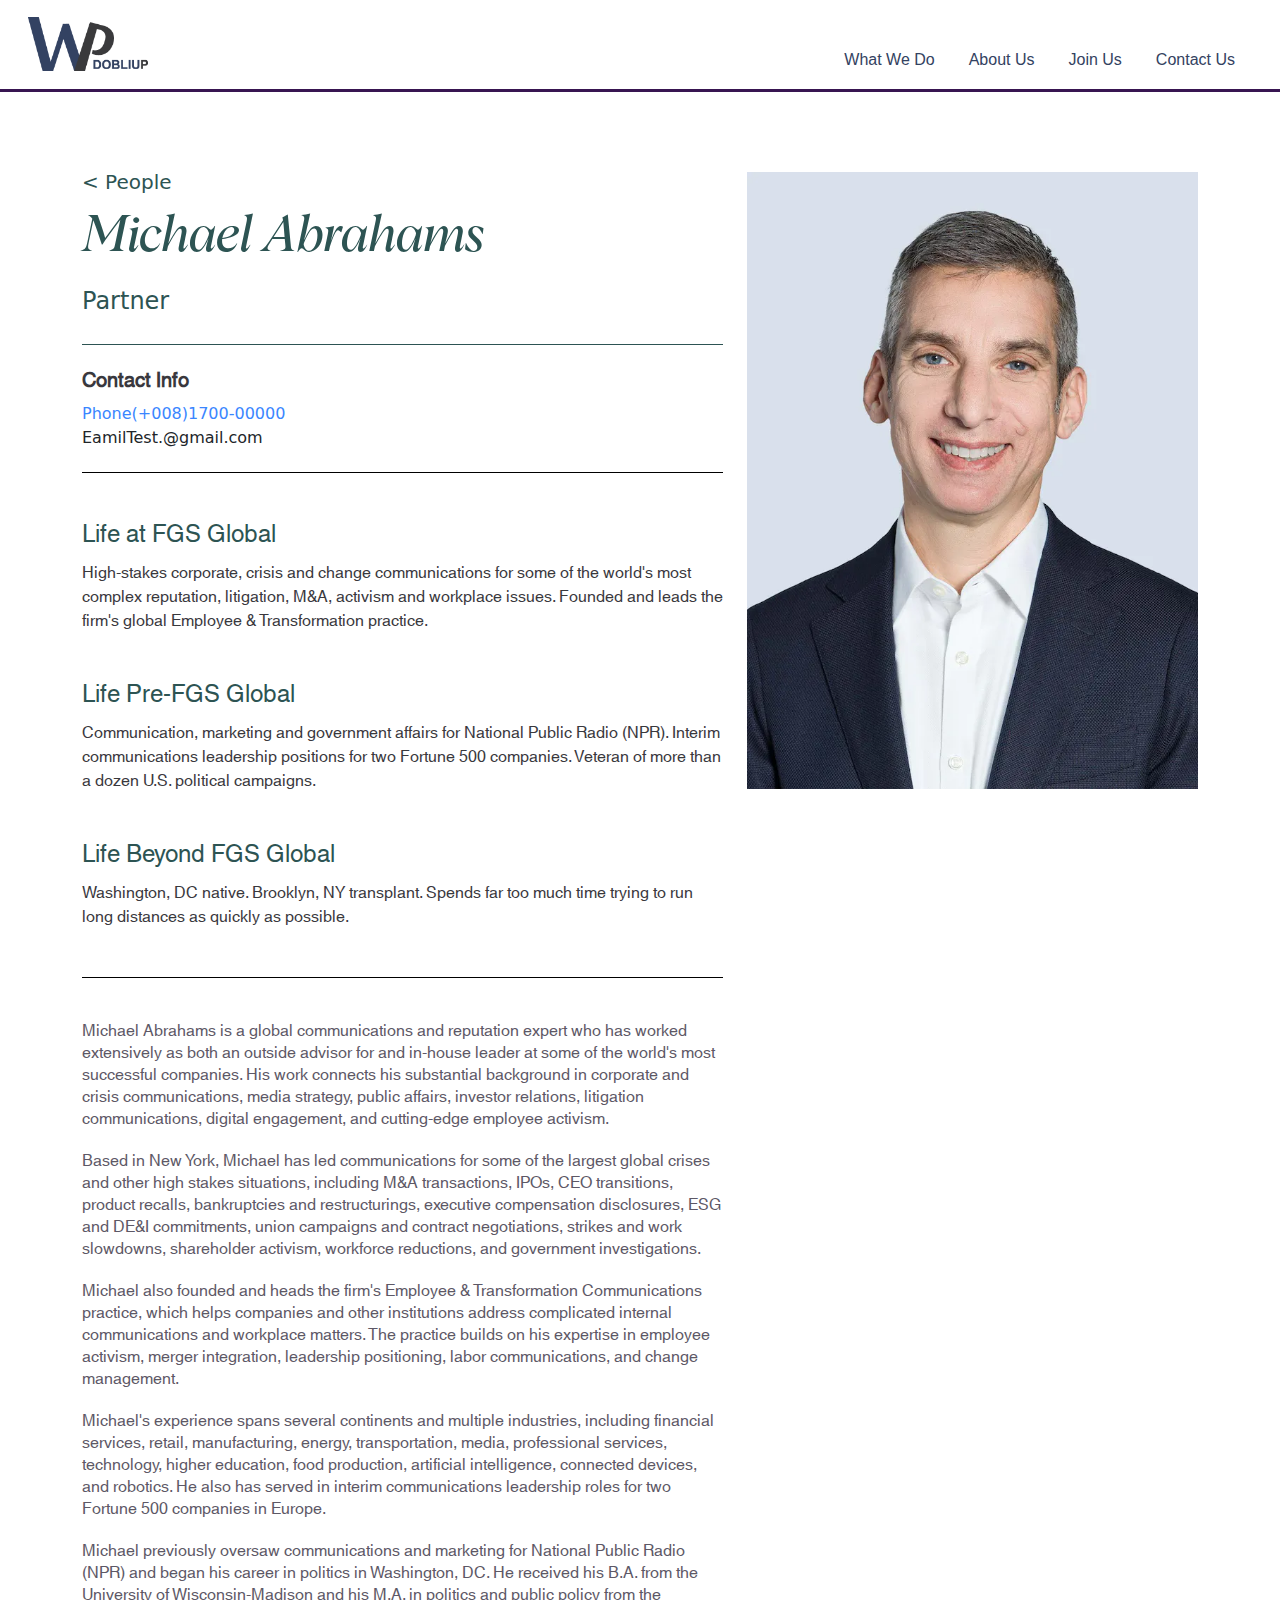
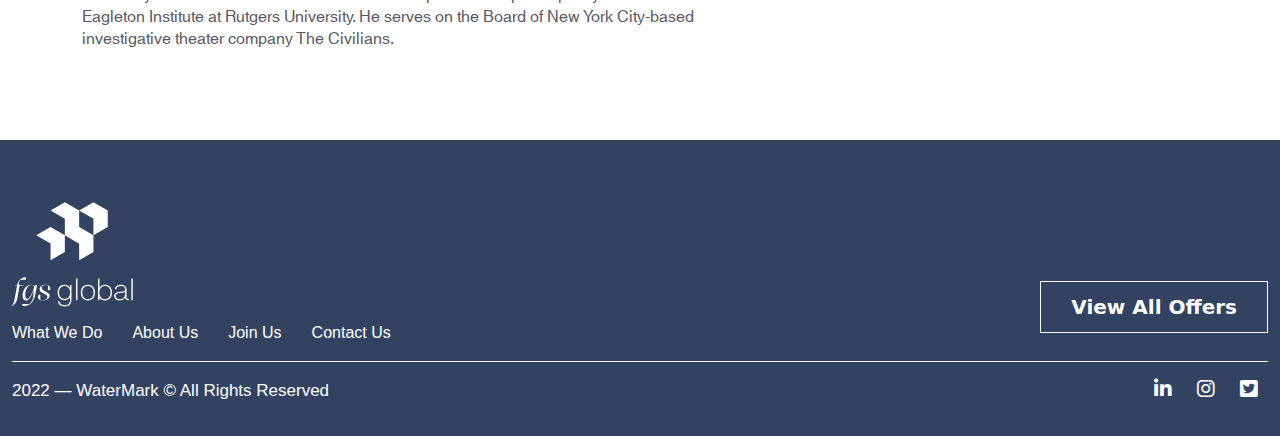
<file: member.html>
<!DOCTYPE html>
<html lang="en">

<head>
  <meta charset="UTF-8" />
  <meta http-equiv="X-UA-Compatible" content="IE=edge" />
  <meta name="viewport" content="width=device-width, initial-scale=1.0" />
  <link rel="shortcut icon" href="./resource/img/indexpage/fav-icon.ico" type="image/x-icon" />
  <title>Our People</title>


  <!-- font awesome file link here  -->
  <link rel="stylesheet" href="./resource/fontawesome/fontawesome-free-6.2.1-web/css/all.min.css">

  <!-- bootstrap cdn link here  -->
  <link rel="stylesheet" href="./resource/css/bootstrap.min.css">

  <!-- main css link here  -->
  <link rel="stylesheet" href="./resource/css/style.css">
</head>

<body>
  <!-- header section html start  -->
  <div class="mamber-pageHeader">
    <div class="header">
      <div class="container-fluid">
        <div class="main_header">
          <div class="brand-icon">
            <a href="./index.html">
              <img src="./resource/img/indexpage/brand-icon.png" alt="icon" class="main-logo">
              <img src="./resource/img/indexpage/sticky-brand-icon.png" alt="icon" class="sticky-logo">
            </a>
          </div>
          <div id="bars">
            <div id="bar1"></div>
            <div id="bar2"></div>
            <div id="bar3"></div>
          </div>
          <ul class="menu">
            <li><a href="./WhatWeDo.html">What We Do</a></li>
            <!-- <li><a href="./mainInsights.html">Insights</a></li> -->
            <li><a href="./aboutUs.html"> About Us</a></li>
            <!-- <li><a id="active" href="./people.html">People</a></li> -->
            <li><a href="./joinUs.html">Join Us</a></li>
            <li><a href="./contact.html">Contact Us</a></li>
          </ul>
        </div>
      </div>
    </div>
  </div>
  <!-- header section html end -->

  <!-- main section html start from here  -->
  <main>
    <div class="member-page-body">
      <div class="container">
        <div class="row">
          <div class="col-lg-7">
            <div class="member-info">
              <a href="#">
                < People </a>
                  <div class="member-name">
                    <h1> Michael Abrahams</h1>
                  </div>
                  <div class="member-position">
                    <h2> Partner</h2>
                  </div>
                  <div class="member-contact">
                    <h2>Contact Info</h2>
                    <div class="member-phone">
                      <h2>Phone</h2>
                      <h2>(+008)1700-00000</h2>
                    </div>
                    <div class="email">
                      <h2>Eamil</h2>
                      <h2>Test.@gmail.com</h2>
                    </div>
                  </div>
                  <div class="member-dosc-box1">
                    <h2>Life at FGS Global</h2>
                    <p>
                      High-stakes corporate, crisis and change communications for some of the world's most complex
                      reputation, litigation, M&A, activism and workplace issues. Founded and leads the firm's global
                      Employee & Transformation practice.
                    </p>
                  </div>
                  <div class="member-dosc-box2">
                    <h2>Life Pre-FGS Global</h2>
                    <p>
                      Communication, marketing and government affairs for National Public Radio (NPR). Interim
                      communications leadership positions for two Fortune 500 companies. Veteran of more than a dozen
                      U.S. political campaigns.
                    </p>
                  </div>
                  <div class="member-dosc-box3">
                    <h2>Life Beyond FGS Global</h2>
                    <p>
                      Washington, DC native. Brooklyn, NY transplant. Spends far too much time trying to run long
                      distances as quickly as possible.
                    </p>
                  </div>
                  <div class="member-allDosc">
                    <p>
                      Michael Abrahams is a global communications and reputation expert who has worked extensively as
                      both an outside advisor for and in-house leader at some of the world's most successful companies.
                      His work connects his substantial background in corporate and crisis communications, media
                      strategy, public affairs, investor relations, litigation communications, digital engagement, and
                      cutting-edge employee activism.
                    </p>
                    <p>
                      Based in New York, Michael has led communications for some of the largest global crises and other
                      high stakes situations, including M&A transactions, IPOs, CEO transitions, product recalls,
                      bankruptcies and restructurings, executive compensation disclosures, ESG and DE&I commitments,
                      union campaigns and contract negotiations, strikes and work slowdowns, shareholder activism,
                      workforce reductions, and government investigations.
                    </p>
                    <p>
                      Michael also founded and heads the firm's Employee & Transformation Communications practice, which
                      helps companies and other institutions address complicated internal communications and workplace
                      matters. The practice builds on his expertise in employee activism, merger integration, leadership
                      positioning, labor communications, and change management.
                    </p>
                    <p>
                      Michael's experience spans several continents and multiple industries, including financial
                      services, retail, manufacturing, energy, transportation, media, professional services, technology,
                      higher education, food production, artificial intelligence, connected devices, and robotics. He
                      also has served in interim communications leadership roles for two Fortune 500 companies in
                      Europe.
                    </p>
                    <p>
                      Michael previously oversaw communications and marketing for National Public Radio (NPR) and began
                      his career in politics in Washington, DC. He received his B.A. from the University of
                      Wisconsin-Madison and his M.A. in politics and public policy from the Eagleton Institute at
                      Rutgers University. He serves on the Board of New York City-based investigative theater company
                      The Civilians.
                    </p>
                  </div>
            </div>
          </div>
          <div class="col-lg-5">
            <div class="member-img">
              <img class="img-fluid" src="./resource/img/member/member1.png" alt="image">
            </div>
          </div>
        </div>
      </div>
    </div>

  </main>
  <!-- main section html end from here  -->

  <!-- footer section html start from here  -->
  <footer>
    <div class="footer_container">
      <div class="container-fluid">
        <div class="footer_header">
          <div class="footer_header_left">
            <div class="f-header_left-img">
              <a href="#">
                <img src="./resource/img/indexpage/footer-logo.svg" alt="" />
              </a>
            </div>
            <div class="f-header-left-dosc">
              <ul>
                <li><a href="./WhatWeDo.html">What We Do</a></li>
                <!-- <li><a href="./mainInsights.html">Insights</a></li> -->
                <li><a href="./aboutUs.html"> About Us</a></li>
                <!-- <li><a id="active" href="./people.html">People</a></li> -->
                <li><a href="./joinUs.html">Join Us</a></li>
                <li><a href="./contact.html">Contact Us</a></li>
              </ul>
            </div>
          </div>
          <div class="footer_header_left">
            <div class="all_offer_btn_container">
              <a href="./contact.html">
                <input  class="all_offer_btn" type="button" value="View All Offers">
            </a>
            </div>
          </div>
        </div>
        <div class="footer-bottom">
          <div class="copy-right_text">
            <p>2022 — WaterMark &#169; All Rights Reserved</p>
          </div>
          <div class="social_link">
            <a href="#">
              <i class="fa-brands fa-linkedin-in"></i>
            </a>
            <a href="#">
              <i class="fa-brands fa-instagram"></i>
            </a>
            <a href="#">
              <i class="fa-brands fa-square-twitter"></i>
            </a>
          </div>
        </div>
      </div>
    </div>
  </footer>
  <!-- footer section html ends from here  -->

  <!-- all js files link here  -->
  <!-- ============================= -->
  <!-- bootstrap js file link  -->
  <script src="./resource/js/bootstrap.min.js"></script>
  <!-- all js files  -->
  <script src="./resource/js/custom.js"></script>
</body>

</html>
</file>
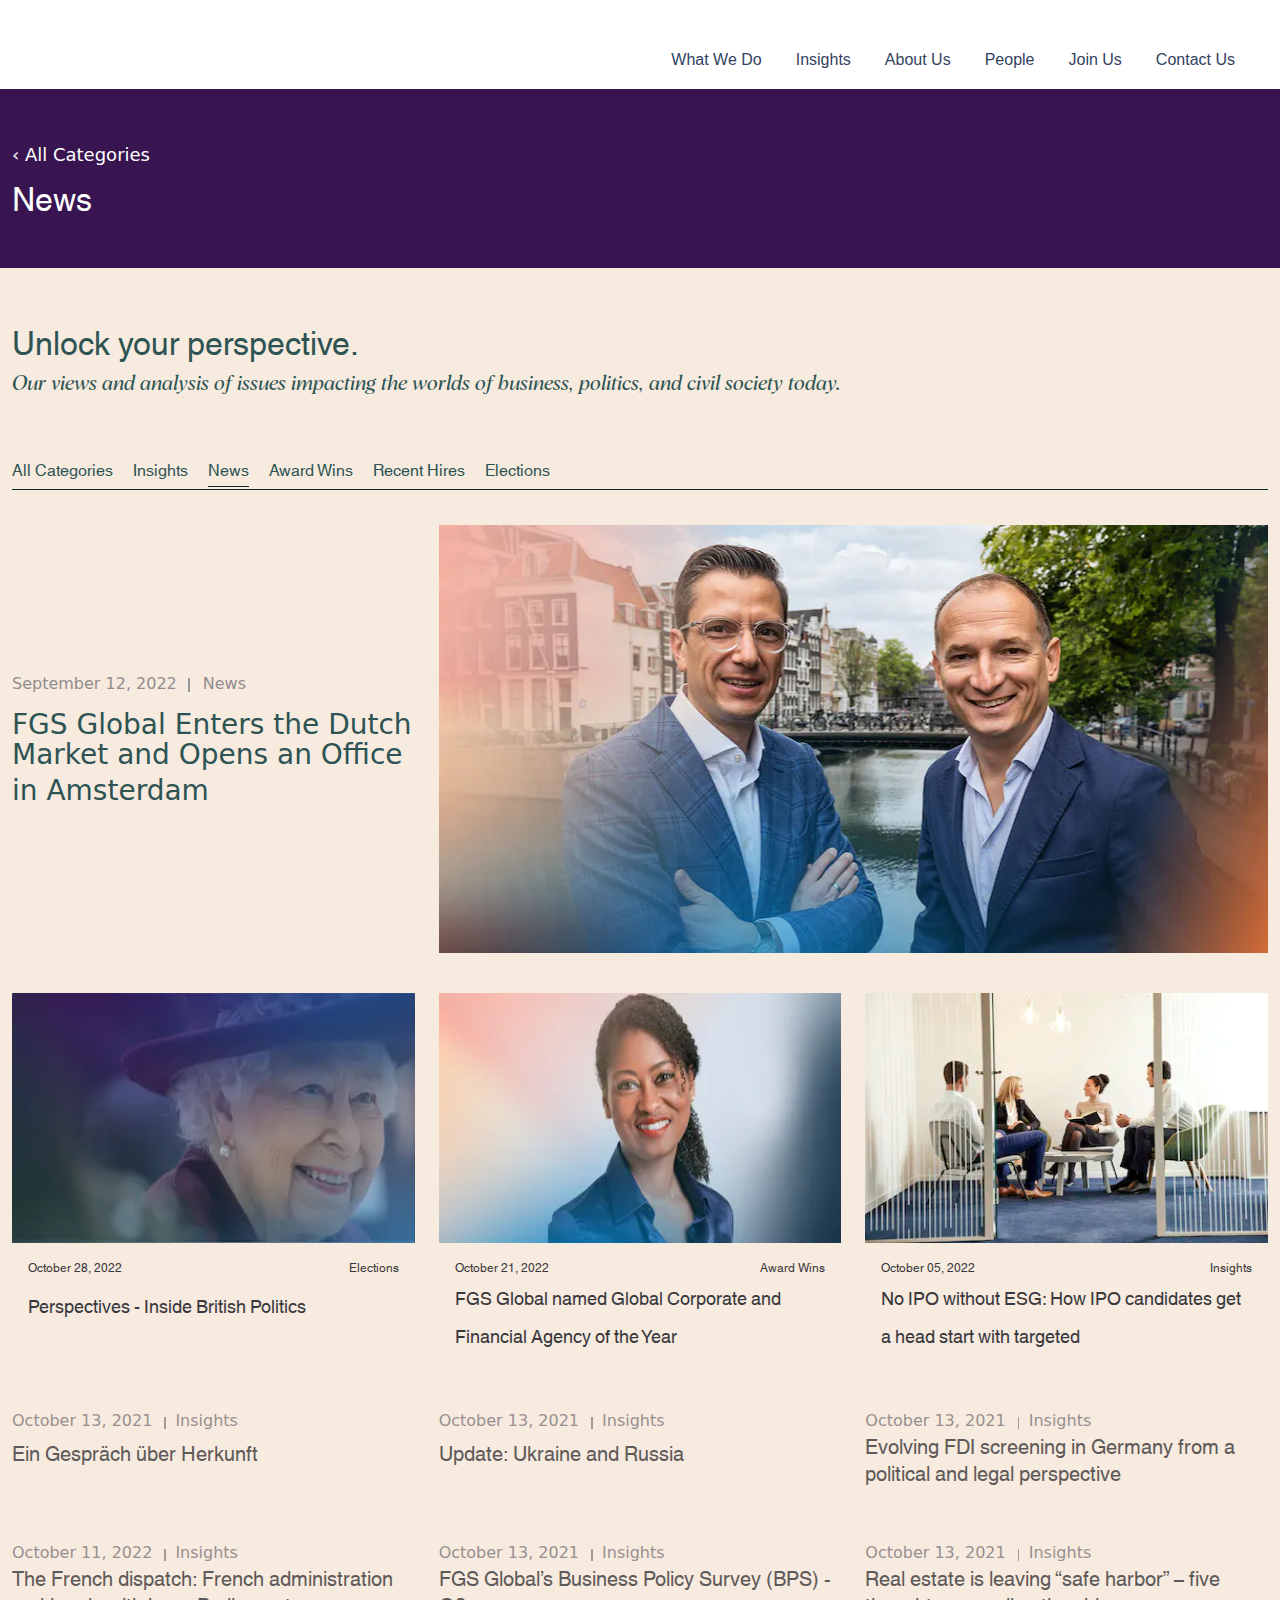
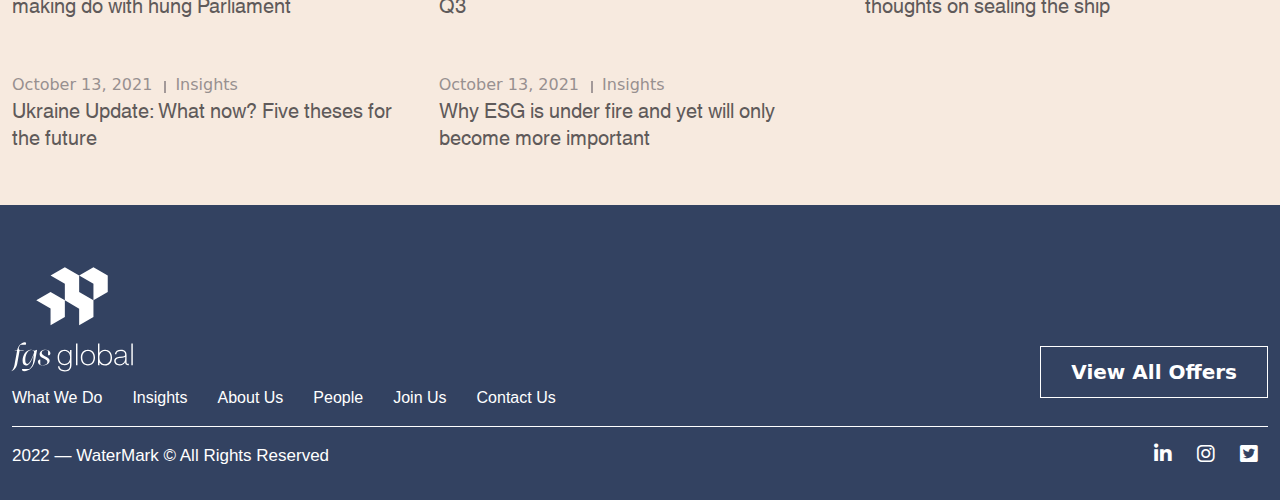
<file: news.html>
<!DOCTYPE html>
<html lang="en">
  <head>
    <meta charset="UTF-8" />
    <meta http-equiv="X-UA-Compatible" content="IE=edge" />
    <meta name="viewport" content="width=device-width, initial-scale=1.0" />
    <link
      rel="shortcut icon"
      href="./resource/img/indexpage/fabicon.png"
      type="image/x-icon"
    />
    <title>News</title>

 
    <!-- font awesome file link here  -->
    <link rel="stylesheet" href="./resource/fontawesome/fontawesome-free-6.2.1-web/css/all.min.css">

    <!-- bootstrap cdn link here  -->
    <link rel="stylesheet" href="./resource/css/bootstrap.min.css">
    
    <!-- main css link here  -->
    <link rel="stylesheet" href="./resource/css/style.css">
  </head>

  <body>
    <!-- header section html start  -->
    <div class="insights-header">
      <div class="header">
        <div class="container-fluid">
          <div class="main_header">
            <div class="brand-icon">
              <a href="./index.html">
                <img class="test" src="./resource/img/indexpage/brand_icon.jpg" alt="icon" />
              </a>
            </div>
            <div id="bars">
              <div id="bar1"></div>
              <div id="bar2"></div>
              <div id="bar3"></div>
            </div>
            <ul class="menu">
              <li><a href="./WhatWeDo.html">What We Do</a></li>
              <li><a href="./mainInsights.html">Insights</a></li>
              <li><a href="./aboutUs.html"> About Us</a></li>
              <li><a href="./people.html">People</a></li>
              <li><a href="./joinUs.html">Join Us</a></li>
              <li><a href="./contact.html">Contact Us</a></li>
            </ul>
          </div>
        </div>
      </div>
      <div class="container-fluid">
        <section class="hero_area">
          <a href="./mainInsights.html">
            <div class="all_cata_btn">
              <h1>
                ‹ All Categories
              </h1>
            </div>
          </a>
          <h1>News</h1>
        </section>
      </div>
    </div>
    <!-- header section html end -->

    <!-- main section html start from here  -->
    <main class="whatWeDo">
      <!-- page sub header HTML start  -->
      <section class="PageSubHeader-wrapper">
        <div class="container-fluid">
          <div class="subPageHeader">
            <h1>
              Unlock your perspective.
              
            </h1>
            <p>
              Our views and analysis of issues impacting the worlds of business, politics, and civil society today.
            </p>
          </div>
        </div>
      </section>
      <!-- page sub header HTML start  -->

      <!-- insights Categories HTMl start  -->
          <div class="insights-categories-wrapper">
            <div class="container-fluid">
              <section class="insights-all-categories">
                  <div class="all-categories-header">
                    <ul class="insights-menu">
                      <li><a href="./mainInsights.html">All Categories</a></li>
                      <li ><a href="./Insights.html">Insights</a></li>
                      <li ><a class="active2" href="./news.html">News</a></li>
                      <li><a href="./award.html">Award Wins</a></li>
                      <li><a href="./recentHires.html">Recent Hires</a></li>
                      <li><a href="./elections.html">Elections</a></li>
                    </ul>
                  </div>
                  <div class="all-categories-body">
                    <div class="all-categories-body-first-row">
                      <div class="row">
                        <div class="col-lg-4">
                          <a href="#">
                            <div class="all-categories-left">
                              <div class="all-categories-left-header">
                                <div class="time">
                                  <p>
                                    September 12, 2022  
                                  </p> 
                                </div>
                                <div class="subject">
                                  <p>
                                    News
                                  </p>
                                </div>
                              </div>
                              <div class="all-categories-left-body">
                                <div class="all-categories-left-body-text">
                                  <h2>
                                    FGS Global Enters the Dutch Market and Opens an Office in Amsterdam
                                    <span class="allCataLeft-rightArrow">&#8594;</span>
                                  </h2>
                                </div>
                              </div>
                            </div>
                          </a>
                        </div>
                        <div class="col-lg-8">
                          <div class="insight-right">
                            <img  src="./resource/img/news/img1.png" alt="image">
                          </div>
                        </div>
                     </div>
                    </div>
                    <div class="all-categories-body-secound-row">
                      <div class="row">
                        <div class="col-lg-4 col-md-6">
                          <a  href="#">
                            <div class="your-blog allCataBlog1">
                                <div class="your-blog-img allcataImg">
                                     <img src="./resource/img/news/img2.png" alt="image">
                                </div>
                                <div class="your-blog-dosc">
                                 <div class="datAndSubContainer">
                                     <span>October 28, 2022</span>
                                     <span>Elections</span>
                                 </div>
                                 <h1>
                                  Perspectives - Inside British Politics
                                  <span class="insight-rightArrow">&#8594;</span>
                                 </h1>
                                </div>
                             </div>
                           </a>
                        </div>
                        <div class="col-lg-4 col-md-6">
                          <a href="#">
                            <div class="your-blog allCataBlog2">
                                <div class="your-blog-img allcataImg">
                                     <img src="./resource/img/news/img3.png" alt="image">
                                </div>
                                <div class="your-blog-dosc">
                                 <div class="datAndSubContainer">
                                     <span>October 21, 2022</span>
                                     <span>Award Wins</span>
                                 </div>
                                 <h1>
                                  FGS Global named Global Corporate and Financial Agency of the Year
                                  <span class="insight-rightArrow">&#8594;</span>
                                 </h1>
                                </div>
                             </div>
                           </a>
                        </div>
                        <div class="col-lg-4 col-md-6">
                          <a  href="#">
                            <div class="your-blog allCataBlog3">
                                <div class="your-blog-img allcataImg">
                                     <img src="./resource/img/news/img4.png" alt="image">
                                </div>
                                <div class="your-blog-dosc">
                                 <div class="datAndSubContainer">
                                     <span>October 05, 2022</span>
                                     <span>Insights</span>
                                 </div>
                                 <h1>
                                    No IPO without ESG: How IPO candidates get a head start with targeted
                                    <span class="insight-rightArrow">&#8594;</span>
                                 </h1>
                                </div>
                             </div>
                        </a>
                        </div>
                     </div>
                    </div>
                  
                  </div>
              </section>
            </div>
          </div>
      <!-- insights Categories HTMl end -->

      <!-- InsightCategoryPlainGrid_item HTMl Start  -->
      <div class="InsightCategoryPlainGrid_items-wrapper">
          <div class="container-fluid">
            <div class="InsightCategoryPlainGrid_items">
                <div class="row">
                  <div class="col-lg-4 col-md-6">
                     <a href="#">
                    <div href="#" class="InsightCategorySection_items NewsItem">
                      <div class="InsightCategorySection_items_header">
                        <div class="InsightCategorySection_item_Time">
                          <p>
                            October 13, 2021 
                          </p>
                        </div>
                        <div class="InsightCategorySection_item_sub">
                          <p>
                            Insights
                          </p>
                        </div>
                      </div>
                      <div class="InsightCategorySection_items_body">
                        <h1>
                          Ein Gespräch über Herkunft 
                          <span class="newsRightArrow">&#8594;</span>
                        </h1>
                      </div>
                    </div>
                  </a>
                  </div>
                  <div class="col-lg-4 col-md-6">
                     <a href="#">
                    <div href="#" class="InsightCategorySection_items NewsItem">
                      <div class="InsightCategorySection_items_header">
                        <div class="InsightCategorySection_item_Time">
                          <p>
                            October 13, 2021 
                          </p>
                        </div>
                        <div class="InsightCategorySection_item_sub">
                          <p>
                            Insights
                          </p>
                        </div>
                      </div>
                      <div class="InsightCategorySection_items_body">
                        <h1>
                          Update: Ukraine and Russia
                          <span class="newsRightArrow">&#8594;</span>
                        </h1>
                      </div>
                    </div>
                  </a>
                  </div>
                  <div class="col-lg-4 col-md-6">
                     <a href="#">
                    <div href="#" class="InsightCategorySection_items NewsItem">
                      <div class="InsightCategorySection_items_header">
                        <div class="InsightCategorySection_item_Time">
                          <p>
                            October 13, 2021 
                          </p>
                        </div>
                        <div class="InsightCategorySection_item_sub">
                          <p>
                            Insights
                          </p>
                        </div>
                      </div>
                      <div class="InsightCategorySection_items_body">
                        <h1>
                          Evolving FDI screening in Germany from a political and legal perspective 
                          <span class="newsRightArrow">&#8594;</span>
                        </h1>
                      </div>
                    </div>
                  </a>
                  </div>
                  <div class="col-lg-4 col-md-6">
                    <a href="#">
                   <div href="#" class="InsightCategorySection_items NewsItem">
                     <div class="InsightCategorySection_items_header">
                       <div class="InsightCategorySection_item_Time">
                         <p>
                           October 11, 2022   
                         </p>
                       </div>
                       <div class="InsightCategorySection_item_sub">
                         <p>
                           Insights
                         </p>
                       </div>
                     </div>
                     <div class="InsightCategorySection_items_body">
                       <h1>
                         The French dispatch: French administration making do with hung Parliament
                         <span class="newsRightArrow">&#8594;</span>
                       </h1>
                     </div>
                   </div>
                 </a>
                 </div>
                 <div class="col-lg-4 col-md-6">
                    <a href="#">
                   <div href="#" class="InsightCategorySection_items NewsItem">
                     <div class="InsightCategorySection_items_header">
                       <div class="InsightCategorySection_item_Time">
                         <p>
                           October 13, 2021 
                         </p>
                       </div>
                       <div class="InsightCategorySection_item_sub">
                         <p>
                           Insights
                         </p>
                       </div>
                     </div>
                     <div class="InsightCategorySection_items_body">
                       <h1>
                         FGS Global’s Business Policy Survey (BPS) - Q3
                         <span class="newsRightArrow">&#8594;</span>
                       </h1>
                     </div>
                   </div>
                 </a>
                 </div>
                 <div class="col-lg-4 col-md-6">
                    <a href="#">
                   <div href="#" class="InsightCategorySection_items NewsItem">
                     <div class="InsightCategorySection_items_header">
                       <div class="InsightCategorySection_item_Time">
                         <p>
                           October 13, 2021 
                         </p>
                       </div>
                       <div class="InsightCategorySection_item_sub">
                         <p>
                           Insights
                         </p>
                       </div>
                     </div>
                     <div class="InsightCategorySection_items_body">
                       <h1>
                         Real estate is leaving “safe harbor” – five thoughts on sealing the ship
                         <span class="newsRightArrow">&#8594;</span>
                       </h1>
                     </div>
                   </div>
                 </a>
                 </div>
                 <div class="col-lg-4 col-md-6">
                  <a href="#">
                 <div href="#" class="InsightCategorySection_items NewsItem">
                   <div class="InsightCategorySection_items_header">
                     <div class="InsightCategorySection_item_Time">
                       <p>
                         October 13, 2021 
                       </p>
                     </div>
                     <div class="InsightCategorySection_item_sub">
                       <p>
                         Insights
                       </p>
                     </div>
                   </div>
                   <div class="InsightCategorySection_items_body">
                     <h1>
                       Ukraine Update: What now? Five theses for the future
                       <span class="newsRightArrow">&#8594;</span>
                     </h1>
                   </div>
                 </div>
               </a>
               </div>
               <div class="col-lg-4 col-md-6">
                  <a href="#">
                 <div href="#" class="InsightCategorySection_items NewsItem">
                   <div class="InsightCategorySection_items_header">
                     <div class="InsightCategorySection_item_Time">
                       <p>
                         October 13, 2021 
                       </p>
                     </div>
                     <div class="InsightCategorySection_item_sub">
                       <p>
                         Insights
                       </p>
                     </div>
                   </div>
                   <div class="InsightCategorySection_items_body">
                     <h1>
                       Why ESG is under fire and yet will only become more important
                       <span class="newsRightArrow">&#8594;</span>
                     </h1>
                   </div>
                 </div>
               </a>
               </div>
                </div>
            </div>
          </div>
      </div>
      <!-- InsightCategoryPlainGrid_item HTMl end -->


    </main>
    <!-- main section html end from here  -->

    <!-- footer section html start from here  -->
    <footer>
      <div class="footer_container">
        <div class="container-fluid">
          <div class="footer_header">
            <div class="footer_header_left">
              <div class="f-header_left-img">
                <a href="#">
                  <img src="./resource/img/indexpage/footer-logo.svg" alt="" />
                </a>
              </div>
              <div class="f-header-left-dosc">
                <ul>
                  <li><a href="./WhatWeDo.html">What We Do</a></li>
                  <li><a  href="./mainInsights.html">Insights</a></li>
                  <li><a href="./aboutUs.html"> About Us</a></li>
                  <li><a href="./people.html">People</a></li>
                  <li><a href="./joinUs.html">Join Us</a></li>
                  <li><a href="./contact.html">Contact Us</a></li>
                </ul>
              </div>
            </div>
            <div class="footer_header_left">
              <div class="all_offer_btn_container">
                <a href="./contact.html">
                  <input  class="all_offer_btn" type="button" value="View All Offers">
              </a>
              </div>
            </div>
          </div>
          <div class="footer-bottom">
            <div class="copy-right_text">
              <p>2022 — WaterMark &#169; All Rights Reserved</p>
            </div>
            <div class="social_link">
              <a href="#">
                <i class="fa-brands fa-linkedin-in"></i>
              </a>
              <a href="#">
                <i class="fa-brands fa-instagram"></i>
              </a>
              <a href="#">
                <i class="fa-brands fa-square-twitter"></i>
              </a>
            </div>
          </div>
        </div>
      </div>
    </footer>
    <!-- footer section html ends from here  -->

     <!-- all js files link here  -->
    <!-- ============================= -->
    <!-- bootstrap js file link  -->
    <script src="./resource/js/bootstrap.min.js"></script>
    <!-- all js files  -->
    <script src="./resource/js/custom.js"></script>
  </body>
</html>
</file>
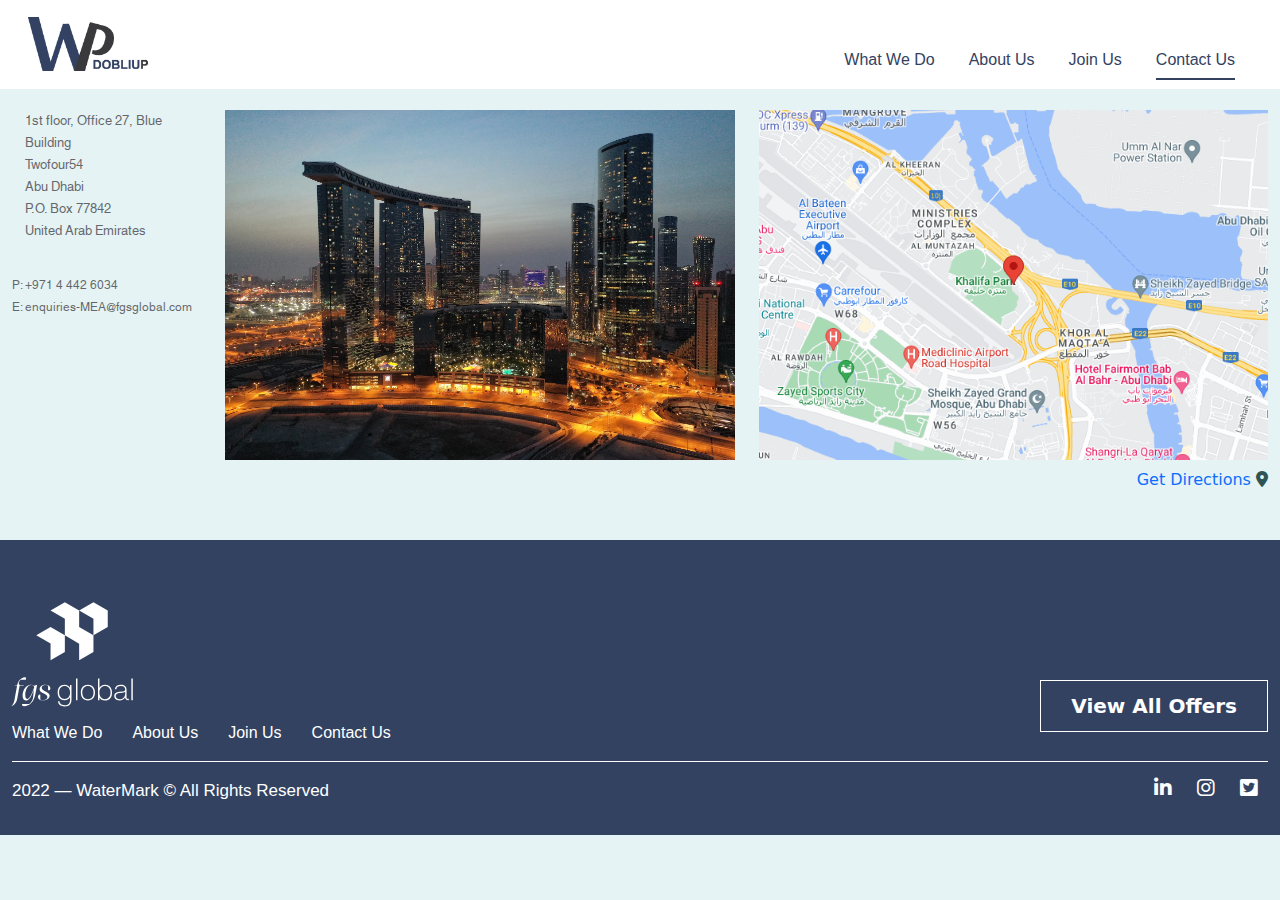
<file: office-location.html>
<!DOCTYPE html>
<html lang="en">
  <head>
    <meta charset="UTF-8" />
    <meta http-equiv="X-UA-Compatible" content="IE=edge" />
    <meta name="viewport" content="width=device-width, initial-scale=1.0" />
    <link
      rel="shortcut icon"
      href="./resource/img/indexpage/fabicon.png"
      type="image/x-icon"
    />
    <title>Office Location</title>

    <!-- font awesome file link here  -->
    <link rel="stylesheet" href="./resource/fontawesome/fontawesome-free-6.2.1-web/css/all.min.css">

    <!-- bootstrap cdn link here  -->
    <link rel="stylesheet" href="./resource/css/bootstrap.min.css">
    
    <!-- main css link here  -->
    <link rel="stylesheet" href="./resource/css/style.css">
  </head>

  <body>
    <!-- header section html start  -->
    <div class="officeLocation-header">
      <div class="header">
        <div class="container-fluid">
          <div class="main_header">
            <div class="brand-icon">
              <a href="./index.html">
                <img src="./resource/img/indexpage/brand-icon.png" alt="icon" class="main-logo">
              <img src="./resource/img/indexpage/sticky-brand-icon.png" alt="icon" class="sticky-logo">
              </a>
            </div>
            <div id="bars">
              <div id="bar1"></div>
              <div id="bar2"></div>
              <div id="bar3"></div>
            </div>
            <ul class="menu">
              <li><a href="./WhatWeDo.html">What We Do</a></li>
              <!-- <li><a href="./mainInsights.html">Insights</a></li> -->
              <li><a href="./aboutUs.html"> About Us</a></li>
              <!-- <li><a href="./people.html">People</a></li> -->
              <li><a href="./joinUs.html">Join Us</a></li>
              <li><a  id="active" href="./contact.html">Contact Us</a></li>
            </ul>
          </div>
        </div>
      </div>
      <div class="container-fluid">
        <div class="hero_area">
          <a class="mainContact-page" href="./contact.html">
            ‹ Locations
          </a>
          <h1 class="office-location">Abu Dhabi</h1>
        </div>
      </div>
    </div>
    <!-- header section html end -->

    <!-- main section html start from here  -->
    <main>
      <!-- office location body html start  -->
        <div class="office-location-wrapper">
          <div class="container-fluid">
            <div class="office-location-body">
              <div class="row">
                <div class="col-lg-2">
                  <div class="office-info">
                    <span>1st floor, Office 27, Blue Building</span>
                    <span>Twofour54</span>
                    <span>Abu Dhabi</span>
                    <span>P.O. Box 77842</span>
                    <span>United Arab Emirates</span>
                  </div>
                  <div class="contct-info">
                    <b>
                      <span>P: +971 4 442 6034</span>
                    </b>
                   <b>
                    <span>E: enquiries-MEA@fgsglobal.com</span>
                   </b>
                  </div>
                </div>
                <div class="col-lg-5">
                  <div class="office-img">
                    <img src="./resource/img/officeImg/officeImg1.png" alt="office image">
                  </div>
                </div>
                <div class="col-lg-5">
                  <div class="officeAdd-map">
                    <img class="img-fluid"  src="./resource/img/officeImg/map.png" alt="Google Map">
                  </div>
                  <div class="google-map-link">
                    <a  href="https://goo.gl/maps/2e5z9YZ63FU96xrN6" target="_blank">Get Directions</a>
                    <i class="fa-solid fa-location-dot"></i>
                  </div>
                </div>
              </div>
            </div>
          </div>
        </div>
      <!-- office location body html end -->
    </main>
    <!-- main section html end from here  -->

    <!-- footer section html start from here  -->
    <footer>
      <div class="footer_container">
        <div class="container-fluid">
          <div class="footer_header">
            <div class="footer_header_left">
              <div class="f-header_left-img">
                <a href="#">
                  <img src="./resource/img/indexpage/footer-logo.svg" alt="" />
                </a>
              </div>
              <div class="f-header-left-dosc">
                <ul>
                  <li><a href="./WhatWeDo.html">What We Do</a></li>
                  <!-- <li><a  href="./mainInsights.html">Insights</a></li> -->
                  <li><a href="./aboutUs.html"> About Us</a></li>
                  <!-- <li><a href="./people.html">People</a></li> -->
                  <li><a href="./joinUs.html">Join Us</a></li>
                  <li><a  id="active"  href="./contact.html">Contact Us</a></li>
                </ul>
              </div>
            </div>
            <div class="footer_header_left">
              <div class="all_offer_btn_container">
                <a href="./contact.html">
                  <input  class="all_offer_btn" type="button" value="View All Offers">
              </a>
              </div>
            </div>
          </div>
          <div class="footer-bottom">
            <div class="copy-right_text">
              <p>2022 — WaterMark &#169; All Rights Reserved</p>
            </div>
            <div class="social_link">
              <a href="#">
                <i class="fa-brands fa-linkedin-in"></i>
              </a>
              <a href="#">
                <i class="fa-brands fa-instagram"></i>
              </a>
              <a href="#">
                <i class="fa-brands fa-square-twitter"></i>
              </a>
            </div>
          </div>
        </div>
      </div>
    </footer>
    <!-- footer section html ends from here  -->

   <!-- all js files link here  -->
    <!-- ============================= -->
    <!-- bootstrap js file link  -->
    <script src="./resource/js/bootstrap.min.js"></script>
    <!-- all js files  -->
    <script src="./resource/js/custom.js"></script>
  </body>
</html>
</file>
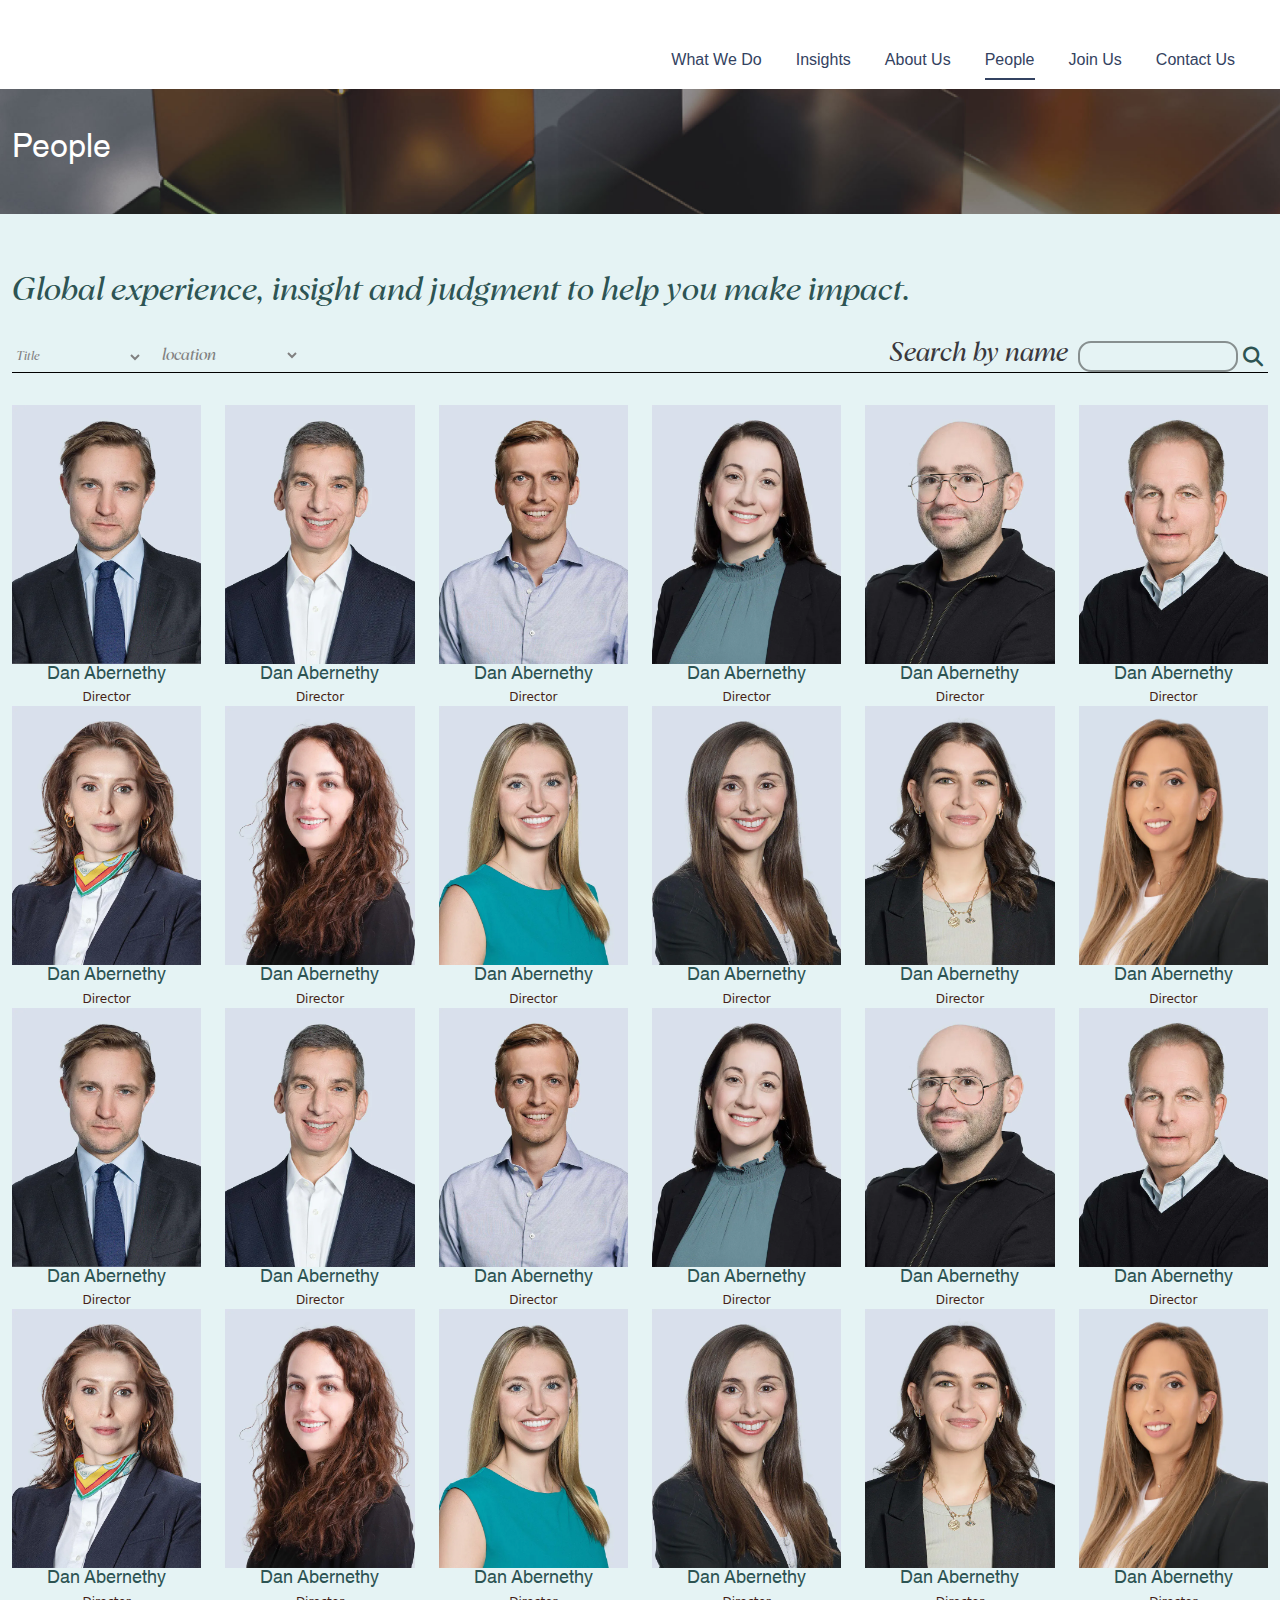
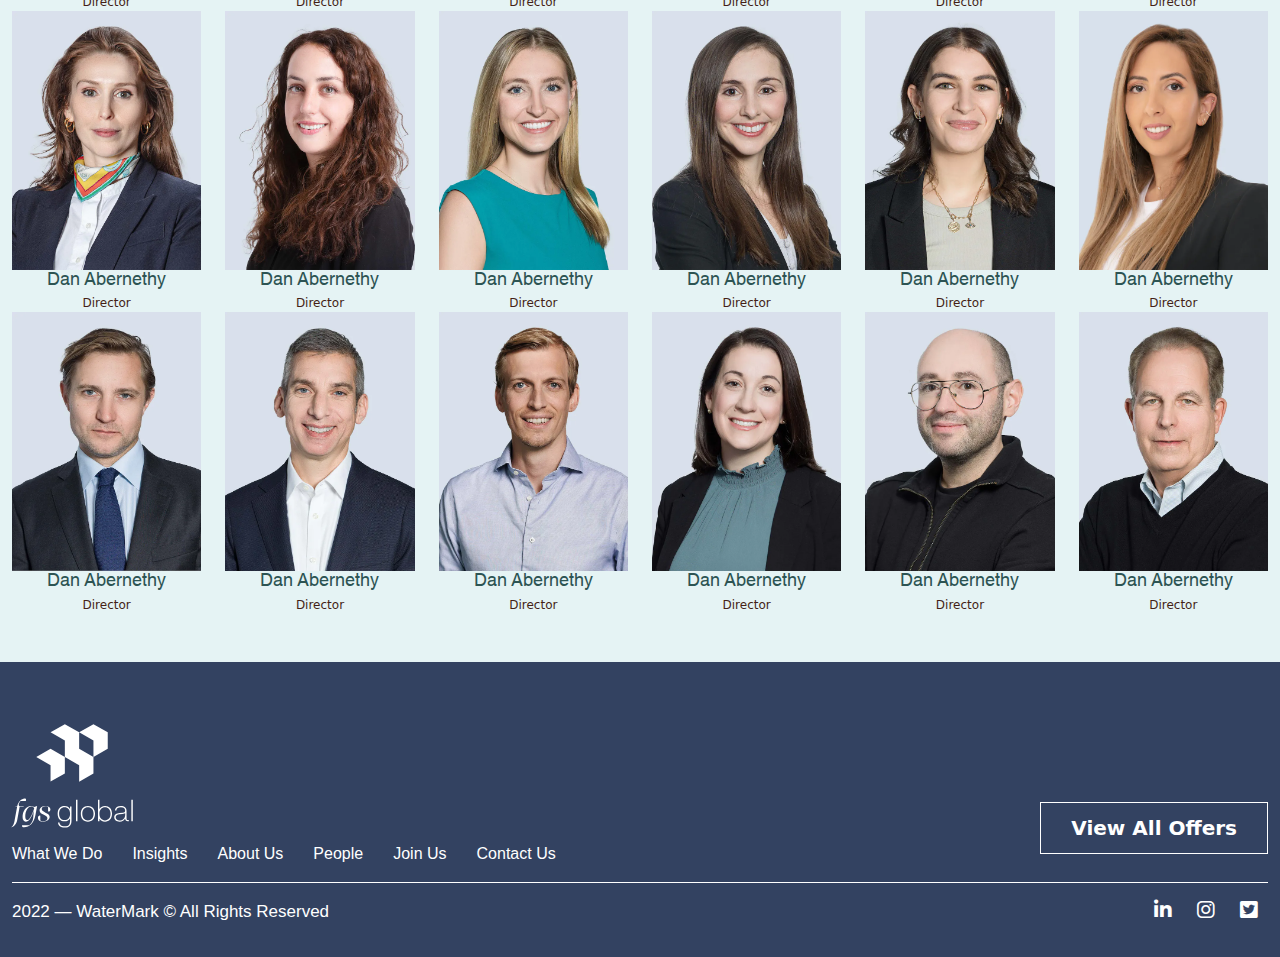
<file: people.html>
<!DOCTYPE html>
<html lang="en">
  <head>
    <meta charset="UTF-8" />
    <meta http-equiv="X-UA-Compatible" content="IE=edge" />
    <meta name="viewport" content="width=device-width, initial-scale=1.0" />
    <link
      rel="shortcut icon"
      href="./resource/img/indexpage/fav-icon.ico"
      type="image/x-icon"
    />
    <title>Our People</title>

 
    <!-- font awesome file link here  -->
    <link rel="stylesheet" href="./resource/fontawesome/fontawesome-free-6.2.1-web/css/all.min.css">

    <!-- bootstrap cdn link here  -->
    <link rel="stylesheet" href="./resource/css/bootstrap.min.css">
    
    <!-- main css link here  -->
    <link rel="stylesheet" href="./resource/css/style.css">
  </head>

  <body>
    <!-- header section html start  -->
    <div class="ourPeoplePageheader">
      <div class="header">
        <div class="container-fluid">
          <div class="main_header">
            <div class="brand-icon">
              <a href="./index.html">
                <img class="test" src="./resource/img/indexpage/brand_icon.jpg" alt="icon" />
              </a>
            </div>
            <div id="bars">
              <div id="bar1"></div>
              <div id="bar2"></div>
              <div id="bar3"></div>
            </div>
            <ul class="menu">
              <li><a href="./WhatWeDo.html">What We Do</a></li>
              <li><a href="./mainInsights.html">Insights</a></li>
              <li><a href="./aboutUs.html"> About Us</a></li>
              <li><a id="active" href="./people.html">People</a></li>
              <li><a href="./joinUs.html">Join Us</a></li>
              <li><a href="./contact.html">Contact Us</a></li>
            </ul>
          </div>
        </div>
      </div>
      <div class="container-fluid">
        <div class="hero_area">
          <h1>People</h1>
        </div>
      </div>
    </div>
    <!-- header section html end -->

    <!-- main section html start from here  -->
    <main>
        <div class="ourPeopleHeader_wrapper">
          <div class="container-fluid">
              <div class="ourPeopleHeader">
                <h1>
                  Global experience, insight and judgment to help you make impact.
                </h1>
              </div>
              <div class="ourPeopleBody">
                <div class="people-search-area">
                  <div class="row">
                    <div class="col-lg-6 col-md-6">
                      <div class="people-search-area-left">
                        <div class="people-title">
                          <select name="people-title" id="people-title">
                            <option value="Title">Title</option>
                            <option value="Title">All Titles</option>
                            <option value="Title">PartNer</option>
                            <option value="Title">Senior Advisor</option>
                            <option value="Title">Managing Director</option>
                            <option value="Title">Director</option>
                          </select>
                        </div>
                        <div class="people-locaton">
                          <select name="people-location" id="people-location">
                            <option value="location">location</option>
                            <option value="location">All locations</option>
                            <option value="location">Abu Dhabi</option>
                            <option value="location">Amsterdam</option>
                            <option value="location">Beijing</option>
                            <option value="location">Berlin</option>
                            <option value="location">Boston</option>
                            <option value="location">Brussels</option>
                            <option value="location">Chicago</option>
                            <option value="location">Dubai</option>
                            <option value="location">Dublin</option>
                            <option value="location">Düsseldorf</option>
                            <option value="location">Frankfurt</option>
                            <option value="location">Hong Kong</option>
                            <option value="location">Houston</option>
                            <option value="location">Kingston</option>
                            <option value="location">London</option>
                            <option value="location">Los Angeles</option>
                            <option value="location">Munich</option>
                            <option value="location">New York</option>
                            <option value="location">Paris</option>
                            <option value="location">Riyadh</option>
                            <option value="location">San Francisco </option>
                            <option value="location">Shanghai</option>
                            <option value="location">Singapore</option>
                            <option value="location">South Florida</option>
                            <option value="location">Tokyo</option>
                            <option value="location">Washington, DC</option>
                            <option value="location">Zurich</option>
                          </select>
                        </div>
                      </div>
                    </div>
                    <div class="col-lg-6 col-md-6">
                      <div class="people-search-area-right">
                        <div class="people-name">
                          <h2 class="people-name-title">Search by name</h2>
                          <input type="text" name="peopleName" id="peopleName">
                          <i id="people-search-icon" class="fa-solid fa-magnifying-glass"></i>
                        </div>
                      </div>
                    </div>
                  </div>
                </div>
                <div class="all-people-section">
                  <div class="row">
                    <div class="col-lg-2 col-md-4 col-sm-6">
                      <a href="./member.html">
                        <div class="single-member">
                          <div class="member-img-box">
                            <img class="img-fluid" src="./resource/img/peoplePage/all-peoples/people1.png" alt="People image">
                          </div>
                          <h2 class="people-name">
                            Dan Abernethy
                          </h2>
                          <h4 class="people-title">
                            Director
                          </h4>
                        </div>
                      </a>
                    </div>
                    <div class="col-lg-2 col-md-4 col-sm-6">
                      <a href="./member.html">
                        <div class="single-member">
                          <div class="member-img-box">
                            <img class="img-fluid" src="./resource/img/peoplePage/all-peoples/people2.png" alt="People image">
                          </div>
                          <h2 class="people-name">
                            Dan Abernethy
                          </h2>
                          <h4 class="people-title">
                            Director
                          </h4>
                        </div>
                      </a>
                    </div>
                    <div class="col-lg-2 col-md-4 col-sm-6">
                     <a href="./member.html">
                      <div class="single-member">
                        <div class="member-img-box">
                          <img class="img-fluid" src="./resource/img/peoplePage/all-peoples/people3.png" alt="People image">
                        </div>
                        <h2 class="people-name">
                          Dan Abernethy
                        </h2>
                        <h4 class="people-title">
                          Director
                        </h4>
                      </div>
                     </a>
                    </div>
                    <div class="col-lg-2 col-md-4 col-sm-6">
                     <a href="./member.html">
                      <div class="single-member">
                        <div class="member-img-box">
                          <img class="img-fluid" src="./resource/img/peoplePage/all-peoples/people4.png" alt="People image">
                        </div>
                        <h2 class="people-name">
                          Dan Abernethy
                        </h2>
                        <h4 class="people-title">
                          Director
                        </h4>
                      </div>
                     </a>
                    </div>
                    <div class="col-lg-2 col-md-4 col-sm-6">
                      <a href="./member.html">
                        <div class="single-member">
                          <div class="member-img-box">
                            <img class="img-fluid" src="./resource/img/peoplePage/all-peoples/people5.png" alt="People image">
                          </div>
                          <h2 class="people-name">
                            Dan Abernethy
                          </h2>
                          <h4 class="people-title">
                            Director
                          </h4>
                        </div>
                      </a>
                    </div>
                    <div class="col-lg-2 col-md-4 col-sm-6">
                    <a href="./member.html">
                      <div class="single-member">
                        <div class="member-img-box">
                          <img class="img-fluid" src="./resource/img/peoplePage/all-peoples/people6.png" alt="People image">
                        </div>
                        <h2 class="people-name">
                          Dan Abernethy
                        </h2>
                        <h4 class="people-title">
                          Director
                        </h4>
                      </div>
                    </a>
                    </div>
                    <div class="col-lg-2 col-md-4 col-sm-6">
                      <a href="./member.html">
                        <div class="single-member">
                          <div class="member-img-box">
                            <img class="img-fluid" src="./resource/img/peoplePage/all-peoples/people7.png" alt="People image">
                          </div>
                          <h2 class="people-name">
                            Dan Abernethy
                          </h2>
                          <h4 class="people-title">
                            Director
                          </h4>
                        </div>
                      </a>
                    </div>
                    <div class="col-lg-2 col-md-4 col-sm-6">
                      <a href="./member.html">
                        <div class="single-member">
                          <div class="member-img-box">
                            <img class="img-fluid" src="./resource/img/peoplePage/all-peoples/people8.png" alt="People image">
                          </div>
                          <h2 class="people-name">
                            Dan Abernethy
                          </h2>
                          <h4 class="people-title">
                            Director
                          </h4>
                        </div>
                      </a>
                    </div>
                    <div class="col-lg-2 col-md-4 col-sm-6">
                     <a href="./member.html">
                      <div class="single-member">
                        <div class="member-img-box">
                          <img class="img-fluid" src="./resource/img/peoplePage/all-peoples/people9.png" alt="People image">
                        </div>
                        <h2 class="people-name">
                          Dan Abernethy
                        </h2>
                        <h4 class="people-title">
                          Director
                        </h4>
                      </div>
                     </a>
                    </div>
                    <div class="col-lg-2 col-md-4 col-sm-6">
                     <a href="./member.html">
                      <div class="single-member">
                        <div class="member-img-box">
                          <img class="img-fluid" src="./resource/img/peoplePage/all-peoples/people10.png" alt="People image">
                        </div>
                        <h2 class="people-name">
                          Dan Abernethy
                        </h2>
                        <h4 class="people-title">
                          Director
                        </h4>
                      </div>
                     </a>
                    </div>
                    <div class="col-lg-2 col-md-4 col-sm-6">
                      <a href="./member.html">
                        <div class="single-member">
                          <div class="member-img-box">
                            <img class="img-fluid" src="./resource/img/peoplePage/all-peoples/people11.png" alt="People image">
                          </div>
                          <h2 class="people-name">
                            Dan Abernethy
                          </h2>
                          <h4 class="people-title">
                            Director
                          </h4>
                        </div>
                      </a>
                    </div>
                    <div class="col-lg-2 col-md-4 col-sm-6">
                    <a href="./member.html">
                      <div class="single-member">
                        <div class="member-img-box">
                          <img class="img-fluid" src="./resource/img/peoplePage/all-peoples/people12.png" alt="People image">
                        </div>
                        <h2 class="people-name">
                          Dan Abernethy
                        </h2>
                        <h4 class="people-title">
                          Director
                        </h4>
                      </div>
                    </a>
                    </div>
                    <div class="col-lg-2 col-md-4 col-sm-6">
                      <a href="./member.html">
                        <div class="single-member">
                          <div class="member-img-box">
                            <img class="img-fluid" src="./resource/img/peoplePage/all-peoples/people1.png" alt="People image">
                          </div>
                          <h2 class="people-name">
                            Dan Abernethy
                          </h2>
                          <h4 class="people-title">
                            Director
                          </h4>
                        </div>
                      </a>
                    </div>
                    <div class="col-lg-2 col-md-4 col-sm-6">
                      <a href="./member.html">
                        <div class="single-member">
                          <div class="member-img-box">
                            <img class="img-fluid" src="./resource/img/peoplePage/all-peoples/people2.png" alt="People image">
                          </div>
                          <h2 class="people-name">
                            Dan Abernethy
                          </h2>
                          <h4 class="people-title">
                            Director
                          </h4>
                        </div>
                      </a>
                    </div>
                    <div class="col-lg-2 col-md-4 col-sm-6">
                     <a href="./member.html">
                      <div class="single-member">
                        <div class="member-img-box">
                          <img class="img-fluid" src="./resource/img/peoplePage/all-peoples/people3.png" alt="People image">
                        </div>
                        <h2 class="people-name">
                          Dan Abernethy
                        </h2>
                        <h4 class="people-title">
                          Director
                        </h4>
                      </div>
                     </a>
                    </div>
                    <div class="col-lg-2 col-md-4 col-sm-6">
                     <a href="./member.html">
                      <div class="single-member">
                        <div class="member-img-box">
                          <img class="img-fluid" src="./resource/img/peoplePage/all-peoples/people4.png" alt="People image">
                        </div>
                        <h2 class="people-name">
                          Dan Abernethy
                        </h2>
                        <h4 class="people-title">
                          Director
                        </h4>
                      </div>
                     </a>
                    </div>
                    <div class="col-lg-2 col-md-4 col-sm-6">
                      <a href="./member.html">
                        <div class="single-member">
                          <div class="member-img-box">
                            <img class="img-fluid" src="./resource/img/peoplePage/all-peoples/people5.png" alt="People image">
                          </div>
                          <h2 class="people-name">
                            Dan Abernethy
                          </h2>
                          <h4 class="people-title">
                            Director
                          </h4>
                        </div>
                      </a>
                    </div>
                    <div class="col-lg-2 col-md-4 col-sm-6">
                    <a href="./member.html">
                      <div class="single-member">
                        <div class="member-img-box">
                          <img class="img-fluid" src="./resource/img/peoplePage/all-peoples/people6.png" alt="People image">
                        </div>
                        <h2 class="people-name">
                          Dan Abernethy
                        </h2>
                        <h4 class="people-title">
                          Director
                        </h4>
                      </div>
                    </a>
                    </div>
                    <div class="col-lg-2 col-md-4 col-sm-6">
                      <a href="./member.html">
                        <div class="single-member">
                          <div class="member-img-box">
                            <img class="img-fluid" src="./resource/img/peoplePage/all-peoples/people7.png" alt="People image">
                          </div>
                          <h2 class="people-name">
                            Dan Abernethy
                          </h2>
                          <h4 class="people-title">
                            Director
                          </h4>
                        </div>
                      </a>
                    </div>
                    <div class="col-lg-2 col-md-4 col-sm-6">
                      <a href="./member.html">
                        <div class="single-member">
                          <div class="member-img-box">
                            <img class="img-fluid" src="./resource/img/peoplePage/all-peoples/people8.png" alt="People image">
                          </div>
                          <h2 class="people-name">
                            Dan Abernethy
                          </h2>
                          <h4 class="people-title">
                            Director
                          </h4>
                        </div>
                      </a>
                    </div>
                    <div class="col-lg-2 col-md-4 col-sm-6">
                     <a href="./member.html">
                      <div class="single-member">
                        <div class="member-img-box">
                          <img class="img-fluid" src="./resource/img/peoplePage/all-peoples/people9.png" alt="People image">
                        </div>
                        <h2 class="people-name">
                          Dan Abernethy
                        </h2>
                        <h4 class="people-title">
                          Director
                        </h4>
                      </div>
                     </a>
                    </div>
                    <div class="col-lg-2 col-md-4 col-sm-6">
                     <a href="./member.html">
                      <div class="single-member">
                        <div class="member-img-box">
                          <img class="img-fluid" src="./resource/img/peoplePage/all-peoples/people10.png" alt="People image">
                        </div>
                        <h2 class="people-name">
                          Dan Abernethy
                        </h2>
                        <h4 class="people-title">
                          Director
                        </h4>
                      </div>
                     </a>
                    </div>
                    <div class="col-lg-2 col-md-4 col-sm-6">
                      <a href="./member.html">
                        <div class="single-member">
                          <div class="member-img-box">
                            <img class="img-fluid" src="./resource/img/peoplePage/all-peoples/people11.png" alt="People image">
                          </div>
                          <h2 class="people-name">
                            Dan Abernethy
                          </h2>
                          <h4 class="people-title">
                            Director
                          </h4>
                        </div>
                      </a>
                    </div>
                    <div class="col-lg-2 col-md-4 col-sm-6">
                    <a href="./member.html">
                      <div class="single-member">
                        <div class="member-img-box">
                          <img class="img-fluid" src="./resource/img/peoplePage/all-peoples/people12.png" alt="People image">
                        </div>
                        <h2 class="people-name">
                          Dan Abernethy
                        </h2>
                        <h4 class="people-title">
                          Director
                        </h4>
                      </div>
                    </a>
                    </div>
                    <div class="col-lg-2 col-md-4 col-sm-6">
                      <a href="./member.html">
                        <div class="single-member">
                          <div class="member-img-box">
                            <img class="img-fluid" src="./resource/img/peoplePage/all-peoples/people7.png" alt="People image">
                          </div>
                          <h2 class="people-name">
                            Dan Abernethy
                          </h2>
                          <h4 class="people-title">
                            Director
                          </h4>
                        </div>
                      </a>
                    </div>
                    <div class="col-lg-2 col-md-4 col-sm-6">
                      <a href="./member.html">
                        <div class="single-member">
                          <div class="member-img-box">
                            <img class="img-fluid" src="./resource/img/peoplePage/all-peoples/people8.png" alt="People image">
                          </div>
                          <h2 class="people-name">
                            Dan Abernethy
                          </h2>
                          <h4 class="people-title">
                            Director
                          </h4>
                        </div>
                      </a>
                    </div>
                    <div class="col-lg-2 col-md-4 col-sm-6">
                     <a href="./member.html">
                      <div class="single-member">
                        <div class="member-img-box">
                          <img class="img-fluid" src="./resource/img/peoplePage/all-peoples/people9.png" alt="People image">
                        </div>
                        <h2 class="people-name">
                          Dan Abernethy
                        </h2>
                        <h4 class="people-title">
                          Director
                        </h4>
                      </div>
                     </a>
                    </div>
                    <div class="col-lg-2 col-md-4 col-sm-6">
                     <a href="./member.html">
                      <div class="single-member">
                        <div class="member-img-box">
                          <img class="img-fluid" src="./resource/img/peoplePage/all-peoples/people10.png" alt="People image">
                        </div>
                        <h2 class="people-name">
                          Dan Abernethy
                        </h2>
                        <h4 class="people-title">
                          Director
                        </h4>
                      </div>
                     </a>
                    </div>
                    <div class="col-lg-2 col-md-4 col-sm-6">
                      <a href="./member.html">
                        <div class="single-member">
                          <div class="member-img-box">
                            <img class="img-fluid" src="./resource/img/peoplePage/all-peoples/people11.png" alt="People image">
                          </div>
                          <h2 class="people-name">
                            Dan Abernethy
                          </h2>
                          <h4 class="people-title">
                            Director
                          </h4>
                        </div>
                      </a>
                    </div>
                    <div class="col-lg-2 col-md-4 col-sm-6">
                    <a href="./member.html">
                      <div class="single-member">
                        <div class="member-img-box">
                          <img class="img-fluid" src="./resource/img/peoplePage/all-peoples/people12.png" alt="People image">
                        </div>
                        <h2 class="people-name">
                          Dan Abernethy
                        </h2>
                        <h4 class="people-title">
                          Director
                        </h4>
                      </div>
                    </a>
                    </div>
                    <div class="col-lg-2 col-md-4 col-sm-6">
                      <a href="./member.html">
                        <div class="single-member">
                          <div class="member-img-box">
                            <img class="img-fluid" src="./resource/img/peoplePage/all-peoples/people1.png" alt="People image">
                          </div>
                          <h2 class="people-name">
                            Dan Abernethy
                          </h2>
                          <h4 class="people-title">
                            Director
                          </h4>
                        </div>
                      </a>
                    </div>
                    <div class="col-lg-2 col-md-4 col-sm-6">
                      <a href="./member.html">
                        <div class="single-member">
                          <div class="member-img-box">
                            <img class="img-fluid" src="./resource/img/peoplePage/all-peoples/people2.png" alt="People image">
                          </div>
                          <h2 class="people-name">
                            Dan Abernethy
                          </h2>
                          <h4 class="people-title">
                            Director
                          </h4>
                        </div>
                      </a>
                    </div>
                    <div class="col-lg-2 col-md-4 col-sm-6">
                     <a href="./member.html">
                      <div class="single-member">
                        <div class="member-img-box">
                          <img class="img-fluid" src="./resource/img/peoplePage/all-peoples/people3.png" alt="People image">
                        </div>
                        <h2 class="people-name">
                          Dan Abernethy
                        </h2>
                        <h4 class="people-title">
                          Director
                        </h4>
                      </div>
                     </a>
                    </div>
                    <div class="col-lg-2 col-md-4 col-sm-6">
                     <a href="./member.html">
                      <div class="single-member">
                        <div class="member-img-box">
                          <img class="img-fluid" src="./resource/img/peoplePage/all-peoples/people4.png" alt="People image">
                        </div>
                        <h2 class="people-name">
                          Dan Abernethy
                        </h2>
                        <h4 class="people-title">
                          Director
                        </h4>
                      </div>
                     </a>
                    </div>
                    <div class="col-lg-2 col-md-4 col-sm-6">
                      <a href="./member.html">
                        <div class="single-member">
                          <div class="member-img-box">
                            <img class="img-fluid" src="./resource/img/peoplePage/all-peoples/people5.png" alt="People image">
                          </div>
                          <h2 class="people-name">
                            Dan Abernethy
                          </h2>
                          <h4 class="people-title">
                            Director
                          </h4>
                        </div>
                      </a>
                    </div>
                    <div class="col-lg-2 col-md-4 col-sm-6">
                    <a href="./member.html">
                      <div class="single-member">
                        <div class="member-img-box">
                          <img class="img-fluid" src="./resource/img/peoplePage/all-peoples/people6.png" alt="People image">
                        </div>
                        <h2 class="people-name">
                          Dan Abernethy
                        </h2>
                        <h4 class="people-title">
                          Director
                        </h4>
                      </div>
                    </a>
                    </div>

                  </div>
                </div>
              </div>
          </div>
        </div>
    </main>
    <!-- main section html end from here  -->

    <!-- footer section html start from here  -->
    <footer>
      <div class="footer_container">
        <div class="container-fluid">
          <div class="footer_header">
            <div class="footer_header_left">
              <div class="f-header_left-img">
                <a href="#">
                  <img src="./resource/img/indexpage/footer-logo.svg" alt="" />
                </a>
              </div>
              <div class="f-header-left-dosc">
                <ul>
                  <li><a href="./WhatWeDo.html">What We Do</a></li>
                  <li><a href="./mainInsights.html">Insights</a></li>
                  <li><a href="./aboutUs.html"> About Us</a></li>
                  <li><a id="active" href="./people.html">People</a></li>
                  <li><a href="./joinUs.html">Join Us</a></li>
                  <li><a href="./contact.html">Contact Us</a></li>
                </ul>
              </div>
            </div>
            <div class="footer_header_left">
              <div class="all_offer_btn_container">
                <a href="./contact.html">
                  <input  class="all_offer_btn" type="button" value="View All Offers">
              </a>
              </div>
            </div>
          </div>
          <div class="footer-bottom">
            <div class="copy-right_text">
              <p>2022 — WaterMark &#169; All Rights Reserved</p>
            </div>
            <div class="social_link">
              <a href="#">
                <i class="fa-brands fa-linkedin-in"></i>
              </a>
              <a href="#">
                <i class="fa-brands fa-instagram"></i>
              </a>
              <a href="#">
                <i class="fa-brands fa-square-twitter"></i>
              </a>
            </div>
          </div>
        </div>
      </div>
    </footer>
    <!-- footer section html ends from here  -->

   <!-- all js files link here  -->
    <!-- ============================= -->
    <!-- bootstrap js file link  -->
    <script src="./resource/js/bootstrap.min.js"></script>
    <!-- all js files  -->
    <script src="./resource/js/custom.js"></script>
  </body>
</html>
</file>
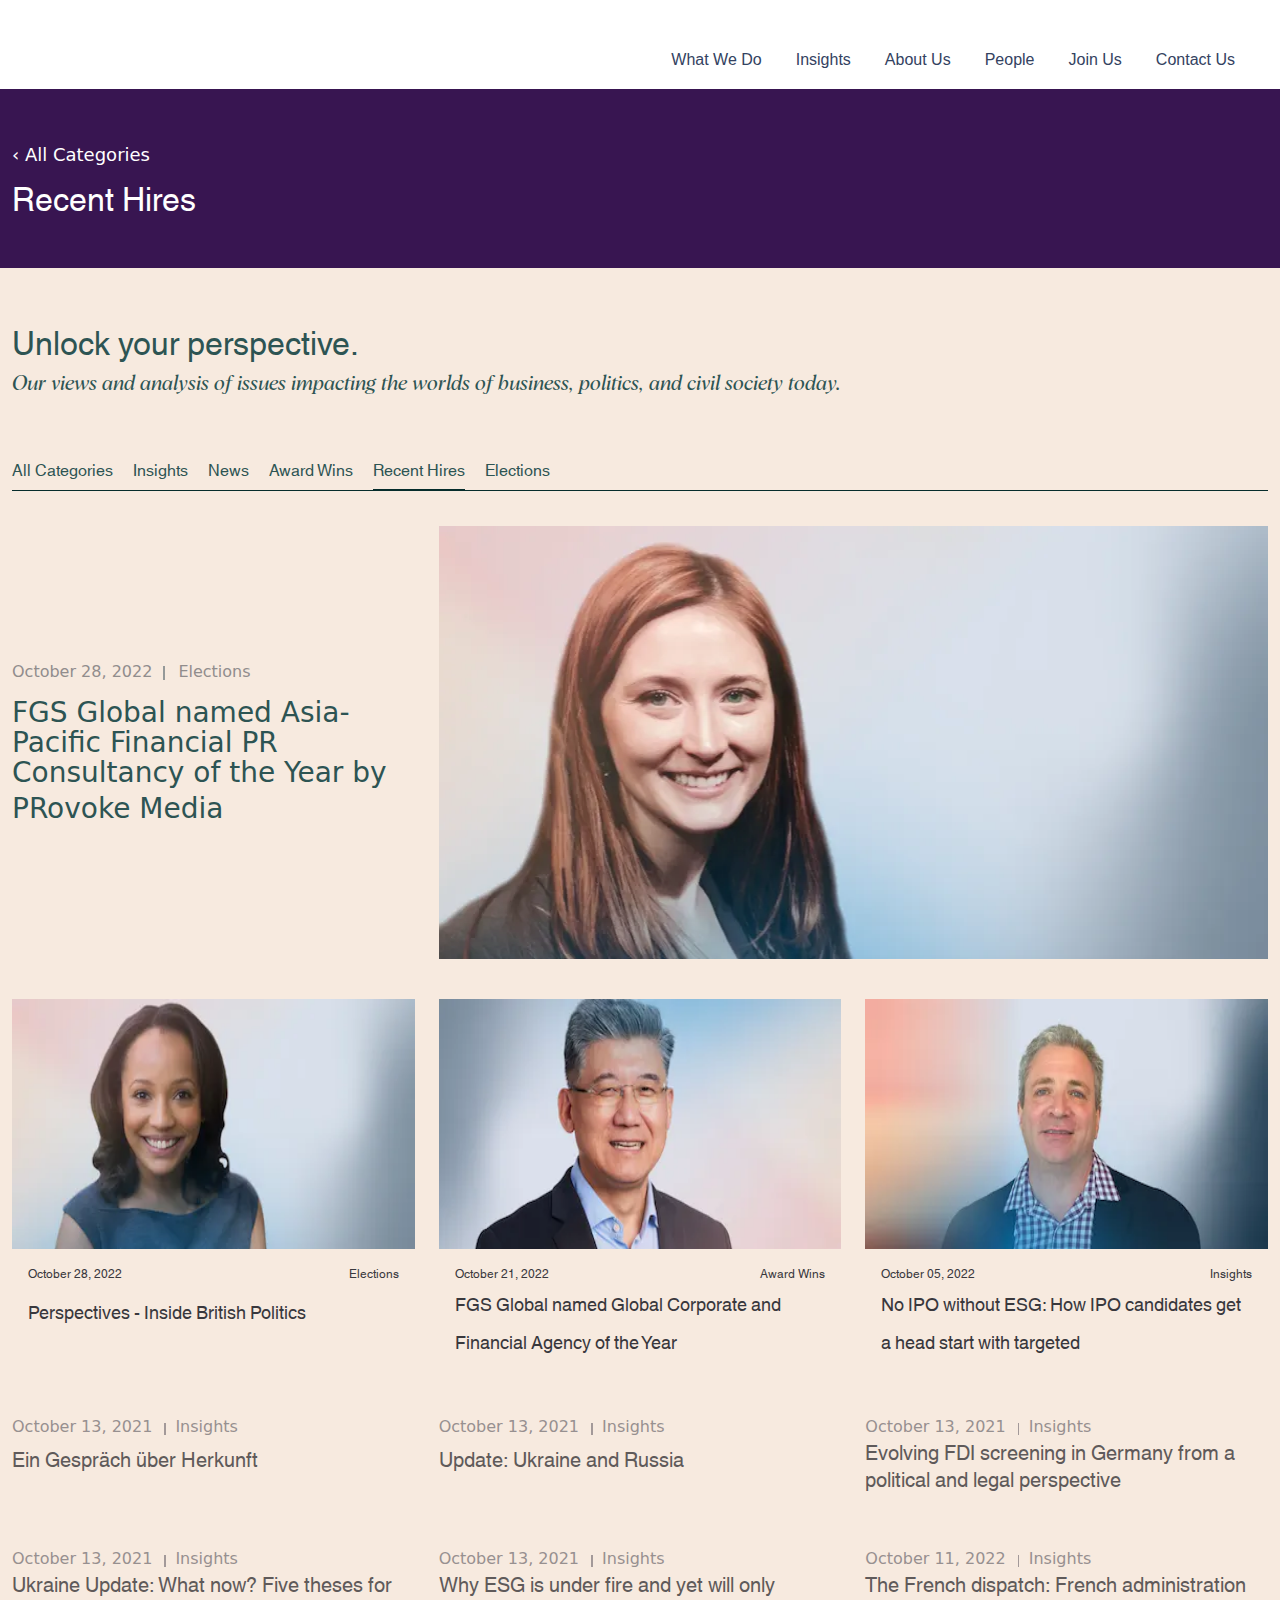
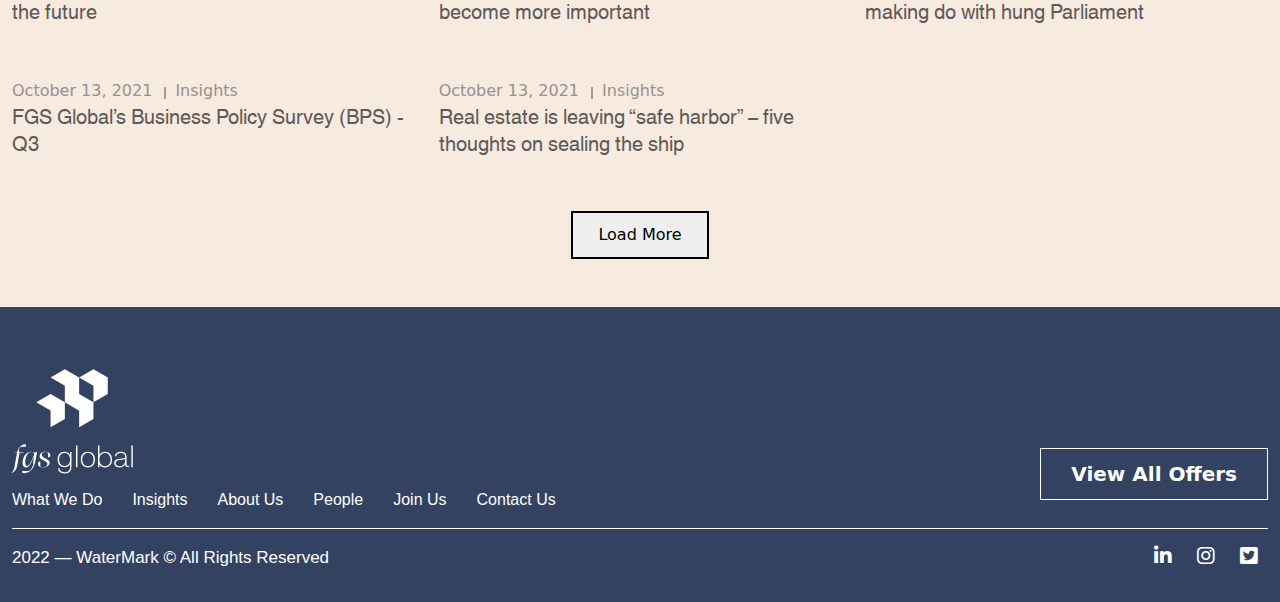
<file: recentHires.html>
<!DOCTYPE html>
<html lang="en">
  <head>
    <meta charset="UTF-8" />
    <meta http-equiv="X-UA-Compatible" content="IE=edge" />
    <meta name="viewport" content="width=device-width, initial-scale=1.0" />
    <link
      rel="shortcut icon"
      href="./resource/img/indexpage/fabicon.png"
      type="image/x-icon"
    />
    <title>Recent Hires</title>

    <!-- font awesome file link here  -->
    <link rel="stylesheet" href="./resource/fontawesome/fontawesome-free-6.2.1-web/css/all.min.css">

    <!-- bootstrap cdn link here  -->
    <link rel="stylesheet" href="./resource/css/bootstrap.min.css">
    
    <!-- main css link here  -->
    <link rel="stylesheet" href="./resource/css/style.css">
  </head>

  <body>
    <!-- header section html start  -->
    <div class="insights-header">
      <div class="header">
        <div class="container-fluid">
          <div class="main_header">
            <div class="brand-icon">
              <a href="./index.html">
                <img class="test" src="./resource/img/indexpage/brand_icon.jpg" alt="icon" />
              </a>
            </div>
            <div id="bars">
              <div id="bar1"></div>
              <div id="bar2"></div>
              <div id="bar3"></div>
            </div>
            <ul class="menu">
              <li><a href="./WhatWeDo.html">What We Do</a></li>
              <li><a href="./mainInsights.html">Insights</a></li>
              <li><a href="./aboutUs.html"> About Us</a></li>
              <li><a href="./people.html">People</a></li>
              <li><a href="./joinUs.html">Join Us</a></li>
              <li><a href="./contact.html">Contact Us</a></li>
            </ul>
          </div>
        </div>
      </div>
      <div class="container-fluid">
        <div class="hero_area">
          <a href="./mainInsights.html">
            <div class="all_cata_btn">
              <h1>
                ‹ All Categories
              </h1>
            </div>
          </a>
          <h1>Recent Hires</h1>
        </div>
      </div>
    </div>
    <!-- header section html end -->

    <!-- main section html start from here  -->
    <main class="whatWeDo">
      <!-- page sub header HTML start  -->
      <section class="PageSubHeader-wrapper">
        <div class="container-fluid">
          <div class="subPageHeader">
            <h1>
              Unlock your perspective.
              
            </h1>
            <p>
              Our views and analysis of issues impacting the worlds of business, politics, and civil society today.
            </p>
          </div>
        </div>
      </section>
      <!-- page sub header HTML start  -->

      <!-- insights Categories HTMl start  -->
          <div class="insights-categories-wrapper">
            <div class="container-fluid">
              <section class="insights-all-categories">
                  <div class="all-categories-header">
                    <ul class="insights-menu">
                      <li><a href="./mainInsights.html">All Categories</a></li>
                      <li  ><a href="./Insights.html">Insights</a></li>
                      <li><a href="./news.html">News</a></li>
                      <li ><a href="./award.html">Award Wins</a></li>
                      <li class="active2"><a href="./recentHires.html">Recent Hires</a></li>
                      <li><a href="./elections.html">Elections</a></li>
                    </ul>
                  </div>
                  <div class="all-categories-body">
                    <div class="all-categories-body-first-row">
                      <div class="row">
                        <div class="col-lg-4">
                          <a href="#">
                            <div class="all-categories-left">
                              <div class="all-categories-left-header">
                                <div class="time">
                                  <p>
                                    October 28, 2022
                                  </p> 
                                </div>
                                <div class="subject">
                                  <p>
                                    Elections
                                  </p>
                                </div>
                              </div>
                              <div class="all-categories-left-body">
                                <div class="all-categories-left-body-text">
                                  <h2>
                                    FGS Global named Asia-Pacific Financial PR Consultancy of the Year by PRovoke Media
                                    <span class="recentHire-rightArrow">&#8594;</span>
                                  </h2>
                                </div>
                              </div>
                            </div>
                          </a>
                        </div>
                        <div class="col-lg-8">
                          <div class="insight-right">
                            <img  src="./resource/img/renentHires/img1.png" alt="image">
                          </div>
                        </div>
                     </div>
                    </div>
                    <div class="all-categories-body-secound-row">
                      <div class="row">
                        <div class="col-lg-4 col-md-6">
                          <a  href="#">
                            <div class="your-blog heirCataBlog">
                                <div class="your-blog-img allcataImg">
                                     <img src="./resource/img/renentHires/img2.png" alt="image">
                                </div>
                                <div class="your-blog-dosc">
                                 <div class="datAndSubContainer">
                                     <span>October 28, 2022</span>
                                     <span>Elections</span>
                                 </div>
                                 <h1>
                                  Perspectives - Inside British Politics
                                  <span class="recentHire-rightArrow">&#8594;</span>
                                 </h1>
                                </div>
                             </div>
                           </a>
                        </div>
                        <div class="col-lg-4 col-md-6">
                          <a href="#">
                            <div class="your-blog heirCataBlog">
                                <div class="your-blog-img allcataImg">
                                     <img src="./resource/img/renentHires/img3.png" alt="image">
                                </div>
                                <div class="your-blog-dosc">
                                 <div class="datAndSubContainer">
                                     <span>October 21, 2022</span>
                                     <span>Award Wins</span>
                                 </div>
                                 <h1>
                                  FGS Global named Global Corporate and Financial Agency of the Year
                                  <span class="recentHire-rightArrow">&#8594;</span>
                                 </h1>
                                </div>
                             </div>
                           </a>
                        </div>
                        <div class="col-lg-4 col-md-6">
                          <a  href="#">
                            <div class="your-blog heirCataBlog">
                                <div class="your-blog-img allcataImg">
                                     <img src="./resource/img/renentHires/img4.png" alt="image">
                                </div>
                                <div class="your-blog-dosc">
                                 <div class="datAndSubContainer">
                                     <span>October 05, 2022</span>
                                     <span>Insights</span>
                                 </div>
                                 <h1>
                                    No IPO without ESG: How IPO candidates get a head start with targeted
                                    <span class="recentHire-rightArrow">&#8594;</span>
                                 </h1>
                                </div>
                             </div>
                        </a>
                        </div>
                     </div>
                    </div>
                  
                  </div>
              </section>
            </div>
          </div>
      <!-- insights Categories HTMl end -->

      <!-- InsightCategoryPlainGrid_item HTMl Start  -->
      <div class="InsightCategoryPlainGrid_items-wrapper">
          <div class="container-fluid">
            <div class="InsightCategoryPlainGrid_items">
                <div class="row">
                  <div class="col-lg-4 col-md-6">
                     <a href="#">
                    <div href="#" class="InsightCategorySection_items heirItem">
                      <div class="InsightCategorySection_items_header">
                        <div class="InsightCategorySection_item_Time">
                          <p>
                            October 13, 2021 
                          </p>
                        </div>
                        <div class="InsightCategorySection_item_sub">
                          <p>
                            Insights
                          </p>
                        </div>
                      </div>
                      <div class="InsightCategorySection_items_body">
                        <h1>
                          Ein Gespräch über Herkunft 
                          <span class="recentHire-rightArrow">&#8594;</span>
                        </h1>
                      </div>
                    </div>
                  </a>
                  </div>
                  <div class="col-lg-4 col-md-6">
                     <a href="#">
                    <div href="#" class="InsightCategorySection_items heirItem">
                      <div class="InsightCategorySection_items_header">
                        <div class="InsightCategorySection_item_Time">
                          <p>
                            October 13, 2021 
                          </p>
                        </div>
                        <div class="InsightCategorySection_item_sub">
                          <p>
                            Insights
                          </p>
                        </div>
                      </div>
                      <div class="InsightCategorySection_items_body">
                        <h1>
                          Update: Ukraine and Russia
                          <span class="recentHire-rightArrow">&#8594;</span>
                        </h1>
                      </div>
                    </div>
                  </a>
                  </div>
                  <div class="col-lg-4 col-md-6">
                     <a href="#">
                    <div href="#" class="InsightCategorySection_items heirItem">
                      <div class="InsightCategorySection_items_header">
                        <div class="InsightCategorySection_item_Time">
                          <p>
                            October 13, 2021 
                          </p>
                        </div>
                        <div class="InsightCategorySection_item_sub">
                          <p>
                            Insights
                          </p>
                        </div>
                      </div>
                      <div class="InsightCategorySection_items_body">
                        <h1>
                          Evolving FDI screening in Germany from a political and legal perspective 
                          <span class="recentHire-rightArrow">&#8594;</span>
                        </h1>
                      </div>
                    </div>
                  </a>
                  </div>
                  <div class="col-lg-4 col-md-6">
                    <a href="#">
                   <div href="#" class="InsightCategorySection_items heirItem">
                     <div class="InsightCategorySection_items_header">
                       <div class="InsightCategorySection_item_Time">
                         <p>
                           October 13, 2021 
                         </p>
                       </div>
                       <div class="InsightCategorySection_item_sub">
                         <p>
                           Insights
                         </p>
                       </div>
                     </div>
                     <div class="InsightCategorySection_items_body">
                       <h1>
                         Ukraine Update: What now? Five theses for the future
                         <span class="recentHire-rightArrow">&#8594;</span>
                       </h1>
                     </div>
                   </div>
                 </a>
                 </div>
                 <div class="col-lg-4 col-md-6">
                    <a href="#">
                   <div href="#" class="InsightCategorySection_items heirItem">
                     <div class="InsightCategorySection_items_header">
                       <div class="InsightCategorySection_item_Time">
                         <p>
                           October 13, 2021 
                         </p>
                       </div>
                       <div class="InsightCategorySection_item_sub">
                         <p>
                           Insights
                         </p>
                       </div>
                     </div>
                     <div class="InsightCategorySection_items_body">
                       <h1>
                         Why ESG is under fire and yet will only become more important
                         <span class="recentHire-rightArrow">&#8594;</span>
                       </h1>
                     </div>
                   </div>
                 </a>
                 </div>
                 <div class="col-lg-4 col-md-6">
                  <a href="#">
                 <div href="#" class="InsightCategorySection_items heirItem">
                   <div class="InsightCategorySection_items_header">
                     <div class="InsightCategorySection_item_Time">
                       <p>
                         October 11, 2022   
                       </p>
                     </div>
                     <div class="InsightCategorySection_item_sub">
                       <p>
                         Insights
                       </p>
                     </div>
                   </div>
                   <div class="InsightCategorySection_items_body">
                     <h1>
                       The French dispatch: French administration making do with hung Parliament
                       <span class="recentHire-rightArrow">&#8594;</span>
                     </h1>
                   </div>
                 </div>
               </a>
               </div>
               <div class="col-lg-4 col-md-6">
                  <a href="#">
                 <div href="#" class="InsightCategorySection_items heirItem">
                   <div class="InsightCategorySection_items_header">
                     <div class="InsightCategorySection_item_Time">
                       <p>
                         October 13, 2021 
                       </p>
                     </div>
                     <div class="InsightCategorySection_item_sub">
                       <p>
                         Insights
                       </p>
                     </div>
                   </div>
                   <div class="InsightCategorySection_items_body">
                     <h1>
                       FGS Global’s Business Policy Survey (BPS) - Q3
                       <span class="recentHire-rightArrow">&#8594;</span>
                     </h1>
                   </div>
                 </div>
               </a>
               </div>
               <div class="col-lg-4 col-md-6">
                  <a href="#">
                 <div href="#" class="InsightCategorySection_items heirItem">
                   <div class="InsightCategorySection_items_header">
                     <div class="InsightCategorySection_item_Time">
                       <p>
                         October 13, 2021 
                       </p>
                     </div>
                     <div class="InsightCategorySection_item_sub">
                       <p>
                         Insights
                       </p>
                     </div>
                   </div>
                   <div class="InsightCategorySection_items_body">
                     <h1>
                       Real estate is leaving “safe harbor” – five thoughts on sealing the ship
                       <span class="recentHire-rightArrow">&#8594;</span>
                     </h1>
                   </div>
                 </div>
               </a>
               </div>
                </div>
            </div>
            <div class="InsightCategoryPlainGrid_itemsLoadMoreBtn">
              <input class="insCataItemLoadMoreBtn" type="button" value="Load More">
            </div>
          </div>
      </div>
      <!-- InsightCategoryPlainGrid_item HTMl end -->


    </main>
    <!-- main section html end from here  -->

    <!-- footer section html start from here  -->
    <footer>
      <div class="footer_container">
        <div class="container-fluid">
          <div class="footer_header">
            <div class="footer_header_left">
              <div class="f-header_left-img">
                <a href="#">
                  <img src="./resource/img/indexpage/footer-logo.svg" alt="" />
                </a>
              </div>
              <div class="f-header-left-dosc">
                <ul>
                  <li><a href="./WhatWeDo.html">What We Do</a></li>
                  <li><a id="active" href="./mainInsights.html">Insights</a></li>
                  <li><a href="./aboutUs.html"> About Us</a></li>
                  <li><a href="./people.html">People</a></li>
                  <li><a href="./joinUs.html">Join Us</a></li>
                  <li><a href="./contact.html">Contact Us</a></li>
                </ul>
              </div>
            </div>
            <div class="footer_header_left">
              <div class="all_offer_btn_container">
                <a href="./contact.html">
                  <input  class="all_offer_btn" type="button" value="View All Offers">
              </a>
              </div>
            </div>
          </div>
          <div class="footer-bottom">
            <div class="copy-right_text">
              <p>2022 — WaterMark &#169; All Rights Reserved</p>
            </div>
            <div class="social_link">
              <a href="#">
                <i class="fa-brands fa-linkedin-in"></i>
              </a>
              <a href="#">
                <i class="fa-brands fa-instagram"></i>
              </a>
              <a href="#">
                <i class="fa-brands fa-square-twitter"></i>
              </a>
            </div>
          </div>
        </div>
      </div>
    </footer>
    <!-- footer section html ends from here  -->
    
    <!-- all js files link here  -->
    <!-- ============================= -->
    <!-- bootstrap js file link  -->
    <script src="./resource/js/bootstrap.min.js"></script>
    <!-- all js files  -->
    <script src="./resource/js/custom.js"></script>
  </body>
</html>
</file>
<file: resource/css/style.css>
/* common css  */

/* 
a color - #334261
b color - #1E2A43
c color - #404041 */

*{
    padding: 0;
    margin: 0;
    outline: none;
    box-sizing: border-box;
}
a{
    text-decoration: none !important;
}
body{
    background-color: #E5F3F4 !important;
}
ul{
    list-style: none;
    margin-bottom: 0rem !important;
}
.container-fluid{
    max-width: 1920px;
}
body{
    scroll-behavior: smooth;
}
p {
    margin-top: 0;
    margin-bottom: 0 !important;
}
.h1, .h2, .h3, .h4, .h5, .h6, h1, h2, h3, h4, h5, h6 {
    margin: 0rem;
}
textarea{
    resize: none;
}
:root {
    --a: #fff;
}
#active{
    border-bottom: 2px solid #334261 !important;
}
.active2{
    border-bottom: 1.5px solid #062c2b !important;
}
.sticky .active{
    border-bottom: 1.5px solid #fff !important;
}
.sticky #active{
    border-bottom: 1.5px solid #fff !important;
}

/* adding roboto font  */
@import url('https://fonts.googleapis.com/css2?family=Roboto:ital,wght@0,100;0,300;0,400;0,500;0,700;0,900;1,100&display=swap');


/* adding font  */
@font-face {
    font-family: 'Albra';
    src: url(../font/Albra\ Regular\ Italic.ttf);
}
@font-face {
    font-family: 'Helvetica';
    src: url(../font/HelveticaWorld-Regular.ttf);
}


/* header section  css start  */
/* ===================================== */
.header{
    position: fixed;
    border-bottom: 1px solid #ffffff;
    top: 0;
    width: 100%;
    z-index: 99999;
    transition: all 0.3s linear;
   background: #fff;
}
.main_header{
    display: flex;
    align-items: center;
    justify-content: space-between;
    padding: 1rem;
}
.sticky-logo{
    display: none;
}
.brand-icon img {
    width: 120px;
}
.sticky .brand-icon img {
    display: none;
}
.sticky .sticky-logo{
    display: block !important;
}
.menu {
    display: flex;
    align-items: center;
    margin-top: 2rem;
}
.menu > li > a{
    color: #334261;
    margin: 0 17px;
    height: 65px;
    font-size: 16px;
    line-height: 24px;
    font-family: FKGroteskNeue,sans-serif;
    font-weight: 400;
    padding-bottom: 10px;
    transition: all 0.3s linear;
}
.sticky .menu > li > a{
    color: #fff;
}
.menu > li > a:hover{
    border-bottom: 2px solid ;
}
.bananer_img > img{
    position: absolute;
    top: 0;
    left: 0;
    right: 0;
    bottom: 0;
    height: 95%;
    width: 100%;
    z-index: -11;
}
.sticky{
    background-color: #334262;
    border-bottom: 1px solid rgba(46, 46, 46, 0.486);
}

/* header section  css end  */
/* ===================================== */


/* hero area section css start  */
/* ======================================= */
.hero-area-wrapper{
    height: 98vh;
    width: 100%;
    position: relative;
    display: flex;
    align-items: center;
    justify-content: center;
}.hero-area {
    /* position: absolute; */
    /* top: 35%; */
    /* left: 50%; */
    /* transform: translate(-50%); */
    text-align: center;
}
.hero-area > h1 {
    font-size: 100px;
    color: #ffffff;
    font-family: 'Helvetica';
    font-weight: 400;
    /* margin-left: 2rem; */
}
.watch-vedio > h1 {
    font-size: 85px;
    color: #ffffff;
    font-family: 'Albra';
    text-align: center;
}
.vedio-btn {
    border: none;
    background: transparent;
    color: #ffffff;
    border: 1px solid #ffffff;
    border: solid;
    padding: 12px 35px;
    margin-top: 2.3rem;
    margin-left: 1.5rem;
    transition: all 0.3s linear;
}
.vedio-btn:hover{
    background-color: #39383d;
}
/* hero area section css end */
/* ========================================= */


/* your blog section css start  */
.your-blog-wrapper {
    margin-top: -3rem;
}
.your-blog-img{
    overflow: hidden;
    height: 300px;
}
.your-blog-img > img{
    width: 100%;
    transition: all 0.5s linear;
    height: 100%;
}
.your-blog-img > img:hover{
    transform: scale(1.2);
}
.your-blog > .your-blog-dosc > h1{
    color: #39383d;
    font-size: 18px;
    font-size: 1.125rem;
    line-height: 30px;
    font-weight: 400;
    font-family:  'Helvetica',sans-serif;
    margin: 0;
}
.your-blog-dosc{
    padding: 1rem;
}
.blog-right-arrow{
    font-size: 45px;
    transition: all 0.3s linear;
    opacity:0;
}
.blog1:hover .blog-right-arrow,
.blog2:hover .blog-right-arrow,
.blog3:hover .blog-right-arrow
{
    opacity: 1;
    margin-left: 10px;
}
.datAndSubContainer{
    display: flex;
    align-items: center;
    justify-content: space-between;
}
.datAndSubContainer > span{
    margin-bottom: 8px;
    color: #39383d;
    font-size: 12px;
    font-size: .75rem;
    line-height: 18px;
    font-weight: 300;
    font-family:  'Helvetica',sans-serif;
}
.insight-rightArrow,
.allCataLeft-rightArrow{
    font-size: 45px;
    color: #39383d;
    opacity: 0;
    transition: all 0.3s linear;
}
.allCataBlog1:hover .insight-rightArrow,
.allCataBlog2:hover .insight-rightArrow,
.allCataBlog3:hover .insight-rightArrow
{
    opacity: 1;
    margin-left: 10px;
}
.all-categories-left:hover .allCataLeft-rightArrow{
    opacity: 1;
    margin-left: 10px;
}
/* your blog section css end */
 
.about_header {
    text-align: center;
}

.about_section {
    padding: 3rem 0rem;
    background-color: RGB(229, 243, 244);
}
.about_header > h1 {
    font-size: 25px;
    border-bottom: 2px solid #a39c9c;
    width: 121px;
    margin: 0 auto;
    padding-bottom: 5px;
    color: #2D5453;
}
.about_sub_title {
    margin-top: 3rem;
}

.about_sub_title > h2 {
    font-size: 35px;
     color: #2D5453;
     font-family: 'Roboto', sans-serif;
     margin-bottom: 0px !important;
}

.about_sub_title > h3 {
    font-size: 35px;
     color: #2D5453;
     font-weight: 400;
     font-family: 'Albra', sans-serif;
}
.about_body {
    margin-top: 5rem;
}
.about_body_left {
    text-align: center;
}
.about_body_left > img {
    width: 80%;
}
.about_body_right > p {
    width: 98%;
    font-size: 20px;
    line-height: 28px;
    font-weight: 600;
    color: #000000b5;
}
.about_body_right > h2 {
    font-size: 20px;
    font-weight: 600;
    color: #39383d;
    font-family: 'Helvetica';
}
input.about_more_btn {
    margin-top: 3rem;
    padding: 12px 35px;
    border: 2px solid #2D5453;
    transition: 0.3s all linear;
    font-size: 20px;
    transition: all 0.3s linear;
}
input.about_more_btn:hover{
    background-color: #39383d;
    border: 2px solid #3a3434;
    color: #fff;
}

.about_more_btn:hover{
    background-color: hsla(178, 30%, 25%, 0.822);
    color: #fff;
}
.section_title {
    text-align: center;
    border-bottom: 1.5px solid #000;
    width: 81px;
    margin: 0 auto;
    padding-bottom: 3px;
    font-family: 'Helvetica';
}


/* whats we do section css start  */
.what_we_do_section{
    background-color: #334261;
    padding: 4rem 0rem;
}
.what_we_title {
    width: 104px;
    color: #fff;
}
.what_we_do_header > h2 {
    color: #fff;
    font-size: 18px;
    border-bottom: 2px solid;
    width: 116px;
    text-align: center;
    padding-bottom: 4px;
    margin: 0 auto;
}
.what_we_do_header > p {
    color: #fff;
    font-size: 30px;
    line-height: 1.2;
    width: 85%;
    /* margin-top: 5rem; */
    font-family: 'Helvetica';
    margin: 0 auto;
    padding: 2rem;
    text-align: center;
}
.font{
    font-family: 'Albra';
}

.work_card > img {
    width: 88%;
    height: 18rem;
}

.work_card {
    /* text-align: center; */
    margin-top: 2rem;
}
.work-right-arrow{
    font-size: 45px;
    transition: all 0.3s linear;
    opacity: 0;
}
.workCard1:hover .work-right-arrow{
    margin-left: 7px;
    opacity: 1; 
}
.workCard2:hover .work-right-arrow{
    margin-left: 10px;
    opacity: 1;
}
.workCard3:hover .work-right-arrow{
    margin-left: 10px;
    opacity: 1;
}
.workCard4:hover .work-right-arrow{
    margin-left: 10px;
    opacity: 1;
}
.work_card > h2 {
    font-size: 20px;
    color: #fff;
    margin-top: 10px;
    line-height: 25px;
}
.work_btn {
    text-align: center;
    border: noe;
    margin-top: 2rem;
}
.more_work_btn{
    border: none;
    padding: 7px 20px;
    background: transparent;
    color: #fff;
    font-size: 18px;
    border: 2px solid #fff;
    transition: all 0.3s linear;
}
.more_work_btn:hover{
    background-color: #39383d;
    color: #fff;
}

/* tream memeber section css start  */
.tream_member{
    overflow: hidden !important;
}
.tream-member {
    padding: 3rem 0rem;
}
.tream_member > img {
    width: 100%;
    height: 15rem;
    margin-top: 15px;
    cursor: pointer;
    overflow: hidden;
    transition: all 0.3s linear;
}
 
.tream_section_title{
    text-align: left;
    margin: 0;
    width: 103px;
}
.tream-member_info {
    margin-top: 12rem;
}
.tream-member_info > p {
    font-size: 30px;
    line-height: 1.2;
    margin-top: 1.5rem;
    width: 89%;
    color: #2D5453;
    font-family: 'Roboto', sans-serif;
}
.tream_members_btn {
    border: none;
    border: 2px solid #2D5453;
    padding: 10px 25px;
    background: transparent;
    margin-top: 8px;
    transition: all 0.3s linear;
}
.tream_members_btn:hover{
    background-color: #2D5453;
    color: #fff;
    border: 2px solid #2D5453;
}
.tream-member-info > h1 {
    font-family: 'Albra',sans-serif;
    font-weight: 400;
    margin: 8px 0 0;
    font-size: 18px;
    line-height: 21px;
    color: #2d5453;
}
 
.tream-member-info {
    text-align: center;
    position: relative;
    margin-top: 8px;
    margin-bottom: 1rem;
}

.social-icon {
    display: flex;
    align-items: center;
    /* position: absolute; */
    /* bottom: 5px; */
    justify-content: center;
    left: 3rem;
}
.social-icon i {
    font-size: 25px;
    /* color: #000; */
    margin: 0px 4px;
}

/* join us section css stat  */

.join-us-section{
    background-color:#210B31;
    text-align: center;
    padding: 6rem 0rem;
    background-image: url(../img/indexpage/join-bg.png);
    background-repeat: no-repeat;
    padding: 10re;
}
.join_us_title {
    width: 65px;
    color: #fff;
    border-bottom: 1px solid #fff;
}
.join_us_dosc > p {
    font-size: 30px;
    width: 63%;
    margin: 0 auto;
    color: #fff;
    padding: 2rem 0rem;
    font-family: 'Helvetica';
}
.join_us_btn {
    background: transparent;
    color: #fff;
    font-size: 20px;
    padding: 10px 85px;
    border: 2px solid #fff;
    transition: all 0.3s linear;
}
.join_us_btn:hover{
    background-color: #39383d;
}

/* what we do page css  */
/* =============================== */
img.pag2bg {
    height: 30vh;
}
.page2-header > h1 {
    color: #fff;
    font-size: 33px;
    padding: 3rem 0rem;
    font-weight: 400;
    font-family: 'FKGroteskNeue';
}
.what-wedo_hero_area {
    padding: 3rem 0rem;
}
.what-wedo_hero_area > h1 {
    font-size: 30px;
    font-weight: 400;
    margin-bottom: 12px;
    font-family: 'Helvetica';
    color: #2D5453;
}


.blog-img{
    overflow: hidden ;
}

.blog-img > img{
    transition: all 0.3s linear;
}
.blog-img > img:hover{
    transform: scale(1.2);
}
input.blog_read_more_btn {
    border: none;
    background: #2D5453;
    border-radius: 7px;
    padding: 5px 15px;
    font-size: 17px;
    color: #fff;
    font-weight: 600;
    transition: all 0.3s linear;
    margin-top: 1rem;
}
input.blog_read_more_btn:hover{
    background: #062c2b;
}
.work-img{
    overflow: hidden;
}
.work-img > img{
    transition: all 0.4s linear;
    height: 17rem;
    width: 100%;
}
.work-img > img:hover{
    transform: scale(1.2);
}
.work-read_more_btn{
    border: none;
    background: #fff;
    border-radius: 7px;
    padding: 5px 15px;
    font-size: 17px;
    color: #000;
    font-weight: 600;
    transition: all 0.3s linear;
    margin-top: 1rem;
}
.work-read_more_btn:hover{
    background: rgb(177 168 168 / 82%);
    color: #fff;
}

.tream_member_img {
    height: 15rem;
    overflow: hidden;
}

.tream_member_img > img {
    width: 100%;
    height: 100%;
    transition: all 0.3s linear;
    cursor: pointer;
}
.tream_member_img > img:hover{
    transform: scale(1.2);
}

/* footer section css start  */
.footer_container{
    background-color:  #334261;
    padding: 3rem 0rem 1rem 0rem;
}
.footer_header {
    display: flex;
    align-items: center;
    justify-content: space-between;
    border-bottom: 1.5px solid #fff;
    padding-bottom: 1rem;
}
.footer-bottom {
    display: flex;
    align-items: center;
    justify-content: space-between;
    padding: 1rem 0rem;
}

.copy-right_text > p {
    margin-bottom: 0;
}
.f-header-left-dosc > ul {
    display: flex;
    align-items: center;
    margin-bottom: 0;
}

.f-header_left-img {
    max-width: 150px;
    margin-left: -15px;
}
.f-header-left-dosc > ul{
    padding: 0;
    margin-bottom: 55rem;
}
.f-header-left-dosc > ul > li{
    margin-right: 30px;
}
.f-header-left-dosc > ul > li > a {
    font-family: 'Roboto', sans-serif;
    font-size: 16px;
    color: #fff;
    text-decoration: none;
    transition: all 0.3s linear;
}
.f-header-left-dosc > ul > li:last-child{
    margin: 0;
}
.f-header-left-dosc > ul > li > a:hover{
    border-bottom: 1px solid #fff;
}
.all_offer_btn {
    background: transparent;
    border: 1px solid #fff;
    padding: 10px 30px;
    font-size: 20px;
    color: #fff;
    font-weight: 600;
    margin-top: 5rem;
    transition: all 0.3s linear;
}
.all_offer_btn:hover{
    background-color: #39383d;
}
.copy-right_text > p {
    color: #fff;
    font-size: 17px;
    font-family: 'Roboto', sans-serif;
}
.social_link > a > i {
    font-size: 20px;
    color: #fff;
    transition: all 0.3s linear;
}
.social_link > a > i:hover{
    transform: scale(1.2);
}

.member-fb > a > i {
    color: #0475E3;
    transition: all 0.3s linear;
}
.member-linkedin > a > i {
    color: #13538D;
    transition: all 0.3s linear;
}

.member-twitter > a > i {
    color: #139BF7;
    transition: all 0.3s linear;
}
.member-twitter > a > i:hover,
.member-fb > a > i:hover,
.member-linkedin > a > i:hover{
    transform: scale(1.2);
}
.social_link > a {
    margin: 0px 10px;
}
.tream-member-info > h1 {

    color: #000;
}

@media (max-width:1300px){
    .hero-area > h1{
        font-size: 60px;
    }
    .watch-vedio > h1 {
        font-size: 60px;
    }
    .vedio-btn {
        padding: 7px 21px;
        margin-top: 1.6rem;
        margin-left: 1.5rem;
    }
}



/* 991 px responsibe css start  */
/* ============================== */
@media (max-width:1140px){
    .hero-area > h1 {
        font-size: 55px !important;
    }
    .watch-vedio > h1 {
        font-size: 55px !important;
    }
    .vedio-btn {
        padding: 8px 15px;
        margin-top: 1.3rem;
    }
    .join-us-section{
        padding: 2rem 0rem;
    }
}
@media (max-width:991px) {

.tream-member_info > p {
    font-size: 30px;
    width: 100%;
}
.what_we_do_section {
    padding: 1rem 0rem;
}
.what_we_do_header > p{
    font-size: 25px;
}
.join-us-section {
    padding: 1.5rem 0rem;
}
.join-us-section {
    background-color: #210B31;
    text-align: center;
    padding: 1.5rem 0rem;
    background-image: url(../img/indexpage/join-bg.png);
    background-repeat: no-repeat;
    padding: 10re;
}
.join_us_dosc > p {
    font-size: 22px;
    width: 63%;
    margin: 0 auto;
    color: #fff;
    padding: 2rem 0rem;
    font-family: 'Helvetica';
}
.menu {
    display: flex;
    flex-direction: column;
    align-items: center;
    margin-top: 6px;
    position: absolute;
    right: 0;
    top: 5rem;
    background-color:#2D5453;
    width: 40%;
    height: 100vh;
    padding-top: 2rem;
    transform: scaleX(0);
    transform-origin:right;
    transition: 0.3s all ease;
}
.menu > li{
    margin: 10px 0px !important;
}
.menu > li > a {
    padding-bottom: 0px;
    font-size: 25px;
}
.menu > li > a{
    color: #fff;
}
#bars{
    height: 3rem;
    width: 3rem;
    position: absolute;
    top: 2rem;
    right: 2rem;
    padding: 0.5rem;
    z-index: 2;
    display: flex;
    flex-direction: column;
    justify-content: space-around;
    border-radius: 0.25em;

}
#bar1,
#bar2,
#bar3{
    background-color: rgb(51,66,98);
    border-radius: 1em;
    width: 2rem;
    height: 0.25rem;
}
.sticky #bar1,
.sticky #bar2,
.sticky #bar3{
    background: #fff !important;
}
#bar1 {
    transform-origin: 0% 0%;
    transition: transform 100ms ease-in-out;
}
#bar3{
    transform-origin: 0% 100%;
    transition: transform 100ms ease-in-out;
}
.clicked #bar1{
    display: block;
    transform: rotate(45deg);
}
.clicked #bar2{
    opacity: 0;
}
.clicked #bar3{
    display: block;
    transform: rotate(-45deg);
}

.tream-member_info {
    margin-top: 0rem;
    text-align: center;
    margin-bottom: 1.5rem;
}
.tream_section_title {
    text-align: center;
    margin: 0 auto;

}
.show_menu{
    transform: scaleX(1);
}
.our_4insight_left {
    text-align: center;
}
.join-us-paragrap > p {
    margin-top: 15px;
}
.whatWeDoBody-header-left > h1 {
    text-align: center !important;
    margin-bottom: 1rem !important;
}
.single-member {
    cursor: pointer;
    margin-top: 20px;
}
.hero-area > h1 {
    font-size: 45px !important;
}
.watch-vedio > h1 {
    font-size: 45px !important;
    margin-top: 0.8rem;
}
.watch-vedio{
    flex-direction: column;
}
.vedio-btn-wrapper {
    text-align: center;
}
.vedio-btn {
    margin: 0 !important;
}
.watch-vedio > h1{
    margin-bottom: 12px;
}
.blog-info {
    margin-top: 1rem !important;
}
.blog-social-link {
    margin-top: 1rem !important;
}
.contact-body-right::before {
    position: absolute !important;
    top: -26px !important;
    right: 10rem !important;
}
.contact-body-right::before {
    display: none !important;
}

}
/* 991 px responsibe css end */
/* ============================== */



/* 800 px responsibe css end */
/* ============================== */
@media (max-width:800px) {
   
    .f-header-left-dosc > ul {
        flex-wrap: wrap !important;
    }
  
}
/* 800 px responsibe css end */
/* ============================== */

/* 768 px responsibe css end */
/* ============================== */
@media (max-width:768px) {
    .menu{
        width: 60%;
    }
    #count1, #count2, #count3 {
        font-size: 80px !important;
    }
    .ourBeliefs_box1 > img {
        display: none;
    }
    .ourBeliefs_box1 > h2 {
        margin-bottom: 2rem !important;
        text-align: center !important;
    }
    .ourHistorySection_header > h2 {
        text-align: center !important;
    }
    .contact-info {
        flex-direction: column;
        align-items: baseline;
    }
    .contact-info {
        display: flex;
        align-items: flex-start !important;
    }
    .contact-info-right {
        display: flex;
        align-items: center;
        margin-top: 1rem;
    }
    .office-address {
        align-items: flex-start !important;
        flex-direction: column;
    }
}
/* 768 px responsibe css end */
/* ============================== */



/* 600 px responsibe css end */
/* ============================== */
@media (max-width:600px) {
    .watch-vedio{
        flex-direction: column !important;
    }
    .what_we_do_header > p {
        font-size: 18px;
    }
    .what_we_do_header > p {
        padding: 0.5rem;
    }
    .join_us_dosc > p {
        font-size: 18px;
        padding: 1rem 0rem;
    }
    .join_us_btn {
        font-size: 20px;
        padding: 4px 50px;
    }
    .insights-menu > li {
        margin-right: 7px;
    }
    .insights-menu > li > a {
        font-size: 12px !important;
    }
    #count1, #count2, #count3 {
        font-size: 50px !important;
    }
    
}
/* 600 px responsibe css end */
/* ============================== */

/* 576 px responsibe css end */
/* ============================== */
@media (max-width:576px) {
    .about_sub_title {
        margin-top: 1rem;
    }
    .about_sub_title > h2 {
        font-size: 25px;
    }
    .about_sub_title > h3 {
        font-size: 25px;
    }
    .about_body {
        margin-top: 2rem;
    }
    input.about_more_btn {
        margin-top: 1rem;
        padding: 8px 18px;
        font-size: 18px;
    }
    .tream-member {
        padding: 2rem 0rem;
    }
    .tream-member_info > p {
        font-size: 22px;
        width: 77%;
        margin: 0 auto;
        padding-top: 1rem;
    }
    .tream_members_btn {
        padding: 6px 10px;
        margin-top: 14px;
    }
    .join_us_dosc > p {
        font-size: 16px !important;
        width: 90%;
    }
    .join_us_btn {
        font-size: 20px;
        padding: 4px 30px;
    }
    .hero-area > h1 {
        font-size: 35px !important;
    }
    .watch-vedio > h1 {
        font-size: 35px !important;
        margin-top: 0.8rem;
    }
   
}
/* 576 px responsibe css end */
/* ============================== */






/* what we do page css start  */
/* ================================= */

.warkCard-rightArrow{
    font-size: 40px;
    transition: all 0.3s linear;
    opacity: 0;
} 
.practiceCard1:hover .warkCard-rightArrow,
.practiceCard2:hover .warkCard-rightArrow,
.practiceCard3:hover .warkCard-rightArrow,
.practiceCard4:hover .warkCard-rightArrow,
.practiceCard5:hover .warkCard-rightArrow
{
    margin-left: 10px;
    opacity: 1;
}
.practiceCard1:hover .work-card-dosc,
.practiceCard2:hover .work-card-dosc,
.practiceCard3:hover .work-card-dosc,
.practiceCard4:hover .work-card-dosc,
.practiceCard5:hover .work-card-dosc
{
    text-decoration: underline;
    color: #000;
}

.whatWeDo{
    background-color: #F7EADF;
}

/* header css start  */
.header_wrapper{
    background-image: url(../img/whatWeDoPage/what-we-do-bannar.jpg);
    background-repeat: no-repeat;
    background-position: top center;
    background-size: cover;
    padding: 7rem 0rem 3rem 0rem;
}
.hero_area > h1 {
    margin-top: 1rem;
    color: #fff;
    font-size: 32px;
    font-size: 2rem;
    line-height: 38px;
    font-weight: 300;
    font-family: Helvetica,sans-serif;
}
.subPageHeader {
    padding: 58px 0px;
}
.subPageHeader > h1 {
    color: #39383d;
    font-size: 32px;
    font-size: 2rem;
    line-height: 38px;
    font-weight: 300;
    font-family: Helvetica,sans-serif;
    color: #2d5453;
}
.subPageHeader > p {
    font-size: 20px;
    line-height: 24px;
    font-weight: 400;
    font-family: Albra,sans-serif;
    font-style: italic;
    color: #2d5453;
    width: 91%;
    padding-top: 8px;
}



/* practices area section css start  */
.section-header > h1 {
    font-family: Albra,sans-serif;
    line-height: 36px;
    padding-bottom: 20px;
    margin-bottom: 35px;
    border-bottom: 0.5px solid #2d5453;
    color: #2d5453;
    font-weight: 200;
    font-style: italic;
    font-size: 30px;
}
.practice-area-card-title{
    font-family: Helvetica,sans-serif !important;
    font-weight: 400;
    font-size: 24px !important;
    line-height: 28px !important;
    color: #2d5453 !important;
    text-transform: lowercase !important;
    transition: all 0.3s linear;
}

.work-card-dosc > p {
    color: #39383d;
    font-family: Helvetica,sans-serif;
    margin-top: 16px;
    transition: all 0.3s linear;
}

/* Capabilities section css start  */
.Capabilities_card_header {
    display: flex;
    align-items: center;
    transition: all 0.3s linear;
}

.Capabilities_card_body{
    transition: all 0.3s linear;
}

.Capabilities_card_header > h1 {
    font-family: Helvetica,sans-serif;
    margin: 0;
    font-weight: 400;
    font-size: 24px;
    line-height: 28px;
    color: #2d5453;
}
.Capabilities_card_body > p {
    color: #39383d;
    font-family: Helvetica,sans-serif;
    margin-top: 7px;
}
.Capabilities-rightArrow{
    font-size: 40px;
    color: #000;
    opacity: 0;
    transition: all 0.3s linear;
}
.Capabilities-card1:hover .Capabilities-rightArrow,
.Capabilities-card2:hover .Capabilities-rightArrow,
.Capabilities-card3:hover .Capabilities-rightArrow,
.Capabilities-card4:hover .Capabilities-rightArrow
{
    opacity: 1;
    margin-left: 10px;
}
.Capabilities-card1:hover .Capabilities_card_body > p,
.Capabilities-card2:hover .Capabilities_card_body > p,
.Capabilities-card3:hover .Capabilities_card_body > p,
.Capabilities-card4:hover .Capabilities_card_body > p
{
   text-decoration: underline;
}


/* sector section css start  */
.sector_name {
    margin: 10px 0px;
    display: flex;
    align-items: center;
    justify-content: left;
    transition: all 0.3s linear;
}
.sector_name > h1{
    font-family: Helvetica,sans-serif;
    margin: 0;
    font-weight: 400;
    font-size: 25px;
    line-height: 28px;
    color: #2d5453;
    transition: all 0.3s linear;
}

.Sectors-rightArrow{
    font-size: 40px;
    color: #2d5453;
    opacity: 0;
    transition: all 0.3s linear;
}
.sector_name:hover .Sectors-rightArrow{
    opacity: 1;
    margin-left: 10px;
}
 
 
/* sector section css end */


/* main insights page css start  */
/* =========================== */

/* all Categories  header section css  */
.insights-header-wrapper{
    background-image: url(../img/mainInsightsPage/insights-header-img.jpg);
    background-repeat: no-repeat;
    background-position: center center;
    background-size: cover;
}
.insights-menu {
    padding: 0;
    margin: 0;
    display: flex;
    align-items:  center;
    justify-content: left;
    border-bottom: 1px solid #062c2b;
}
.insights-menu > li{
    margin-right: 20px;
    transition: all 0.1s linear;
}
.insights-menu > li:hover{
    border-bottom: 1.5px solid #062c2b;
}
.insights-menu > li > a{
    font-family: Helvetica,sans-serif;
    font-style: normal;
    font-weight: 300;
    font-size: 16px;
    line-height: 35px;
    color: #2d5453;
    border: 0;
}

/* all Categories body section css start   */
.all-categories-body {
    margin-top: 35px;
}
.all-categories-left {
    display: flex;
    flex-direction: column;
    justify-content: center;
    height: 100%;
}
.all-categories-left-header {
    display: flex;
    align-items: center;
}
.all-categories-left-header > .time > p,
.all-categories-left-header > .subject > p {
    color: #918d8d;
}
.all-categories-left-header > .subject{
    margin-left: 26px;
    position: relative;
}
.all-categories-left-header > .subject::before{
    content: '';
    height: 14px;
    width: 2px;
    background-color: #959999;
    display: block;
    position: absolute;
    top: 6px;
    left: -15px;
}
.all-categories-left-body-text > h2 {
    font-weight: 400;
    font-size: 28px;
    line-height: 30px;
    color: #2d5453;
    margin: 14px 0 0 0;
}
.recentHire-rightArrow{
    font-size: 45px;
    transition: all 0.3s linear;
    opacity: 0;
}
.all-categories-left:hover .recentHire-rightArrow{
    opacity: 1;
    margin-left: 10px;
}
.heirCataBlog:hover .recentHire-rightArrow{
    opacity: 1;
    margin-left: 10px;
}
.heirItem:hover .recentHire-rightArrow{
    opacity: 1;
    margin-left: 10px;
}
.award-rightArrow{
    font-size: 50px;
    transition: all 0.3s linear;
    color: #2d5453;
    opacity: 0;
}
.electronic-rightArrow{
    font-size: 50px;
    transition: all 0.3s linear;
    color: #2d5453;
    opacity: 0;
}
.electronicCataBlog:hover .electronic-rightArrow,
.elctonicNewItem:hover .electronic-rightArrow,
.electronicHeader-left:hover .electronic-rightArrow{
    opacity: 1;
    margin-left: 10px;
}
.allCataLeftBody-arrow{
    font-size: 45px;
    transition: all 0.3s linear;
    color: #2d5453;
    opacity: 0;
}
.all-categories-left:hover .allCataLeftBody-arrow{
    opacity: 1;
    margin-left: 7px;
}
.awardCataBlog1:hover .award-rightArrow,
.awardCataBlog2:hover .award-rightArrow,
.awardCataBlog3:hover .award-rightArrow
{
    opacity: 1;
    margin-left: 10px;
}

.awardNewsItem:hover .award-rightArrow{
    opacity: 1;
    margin-left: 10px;
}

.allCataBlog1:hover .allCataBody-rightArrow,
.allCataBlog2:hover .allCataBody-rightArrow,
.allCataBlog3:hover .allCataBody-rightArrow
{
    opacity: 1;
    margin-left: 10px;
}
.all-categories-right{
    overflow: hidden;
}
.all-categories-right > img{
    width: 100%;
    height: 100%;
    transition: all 0.5s linear;
    cursor: pointer;
}
.all-categories-right > img:hover{
    transform: scale(1.1);
}
.allcataImg{
    height: 250px;
}
.all-categories-body-secound-row{
    padding: 40px 0px;
}
.allCataBody-rightArrow{
    font-size: 45px;
    color: #000;
    opacity: 0;
    transition: all 0.3s linear;
}
.insCataLeftArrow{
    font-size: 45px;
    color: #000;
    opacity: 0;
    transition: all 0.3s linear;
}
.insHeaderLeft:hover .insCataLeftArrow{
    opacity: 1;
    margin-left: 10px;
}
/* insight section css start  */
.InsightCategorySection_items {
    margin-bottom: 56px;
    transition: all 0.3s linear;
}

.InsightCategorySection_items_header {
    display: flex;
    align-items: center;
}
.InsightCategorySection_item_Time > p,
.InsightCategorySection_item_sub > p {
    position: relative;
    color: #979090;
}
.InsightCategorySection_item_sub > p{
    margin-left: 23px;
}
.InsightCategorySection_item_sub > p::before{
    content: '';
    height: 12px;
    width: 1.5px;
    background-color: #a39999;
    display: block;
    position: absolute;
    top: 8px;
    left: -11px;
}
.InsightCategorySection_items_body > h1 {
    font-size: 20px;
    color: #5f5a5a;
    font-family: 'Helvetica';
    margin-top: 5px;
    line-height: 20px;
}
.insCata-rightArrow{
    font-size: 45px;
    opacity: 0;
    transition: all 0.3s linear;
    color: #000;
}
.newsItem1:hover .insCata-rightArrow,
.newsItem2:hover .insCata-rightArrow,
.newsItem3:hover .insCata-rightArrow,
.newsItem4:hover .insCata-rightArrow,
.newsItem5:hover .insCata-rightArrow,
.newsItem6:hover .insCata-rightArrow,
.newsItem7:hover .insCata-rightArrow,
.newsItem8:hover .insCata-rightArrow{
    opacity: 1;
    margin-left: 10px;
}
 .InsightBlog-arrow{
    font-size: 35px;
    color: #5f5a5a;
    transition: all 0.3s linear;
    opacity: 0;
 }
 .InsightBlog:hover .InsightBlog-arrow{
    opacity: 1;
    margin-left: 8px;
 }
 .insightsItemBody-rightArrow{
    font-size: 45px;
    color: #5f5a5a;
    transition: all 0.3s linear;
    opacity: 0;
 }

 .InsightCategorySection_items:hover  .insightsItemBody-rightArrow{
    opacity: 1;
    margin-left: 8px;
 }
 .mainInsights-rightArrow{
    font-size: 45px;
    color: #5f5a5a;
    transition: all 0.3s linear;
    opacity: 0;
 }
/* news section css start  */
.insCataPlan-rightArrow{
    opacity: 0;
    transition: all 0.3s linear;
    font-size: 35px;
}
.mainLns-blog:hover .insCataPlan-rightArrow{
    opacity: 1;
    margin-left: 10px;
}
.mainInsRightArrow{
    font-size: 45px;
    color: #5f5a5a;
    transition: all 0.3s linear;
    opacity: 0;
}
.mainIns-blog:hover .mainInsRightArrow{
    opacity: 1;
    margin-left: 10px;
}
.newsRightArrow{
    font-size: 45px;
    color: #5f5a5a;
    opacity: 0;
    transition: all 0.3s linear;
}

.newsBlog:hover .newsRightArrow,
.newsItem:hover .newsRightArrow{
    opacity: 1;
    margin-left: 10px;
}
.NewsItem:hover .newsRightArrow{
    opacity: 1;
    margin-left: 10px;
}
/* news section css end */

/* Award Wins section css start  */
.AwardWinsBlogRightArrow{
    opacity: 0;
    transition: all 0.3s linear;
    font-size: 35px;
}
.AwardWinsBlog:hover .AwardWinsBlogRightArrow{
    opacity: 1;
    margin-left: 10px;
}
.AwardWinsItem:hover .AwardWinsBlogRightArrow{
    opacity: 1;
    margin-left: 10px;
}
.award-header-left:hover .award-rightArrow{
    opacity: 1;
    margin-left: 10px;
}
/* Award Wins section css end*/

/* Recent Hires section css start  */
.ricenthHire-rightaArrow{
    opacity: 0;
    transition: all 0.3s linear;
    font-size: 35px;
}
.RecentHiresBlog:hover .ricenthHire-rightaArrow{
    opacity: 1;
    margin-left: 10px;
}
.RecentHiresitem:hover .ricenthHire-rightaArrow{
    opacity: 1;
    margin-left: 10px;
}
/* Recent Hires section css end */

/* Elections section css start  */
.elections-rightArrow{
    opacity: 0;
    transition: all 0.3s linear;
    font-size: 35px;
}
.ElectionsBlog:hover .elections-rightArrow{
    opacity: 1;
    margin-left: 10px;
}
.ElectionsItem:hover .elections-rightArrow{
    opacity: 1;
    margin-left: 10px;
}
/* Elections section css end */

/* main insights page css end */
/* ============================== */

/* insights page css start  */
/* ============================ */
.insights-header{
    background-color: #381551;
    padding: 7rem 0rem 3rem 0rem;
}
.all_cata_btn > h1 {
    font-size: 18px;
    color: #fff;
    margin-top: 2rem;
}
.insight-right{
    width: 100%;
    height: 100%;
    overflow: hidden;
}
.insight-right > img {
    width: 100%;
    height: 100%;
    cursor: pointer;
    transition: all 0.3s linear;
    overflow: hidden;
}
.insight-right > img:hover{
    transform: scale(1.1);
}
.InsightCategoryPlainGrid_itemsLoadMoreBtn {
    display: flex;
    align-items: center;
    justify-content: center;
    padding: 0rem 0rem 3rem 0rem;
}
.insCataItemLoadMoreBtn {
    padding: 10px 25px;
    border: 2px solid #000;
    transition: all 0.5s linear;
}
.insCataItemLoadMoreBtn:hover{
    background-color: #381551;
    color: #fff;
}
/* insights page css start  */
/* ============================ */

/* about header css */
.aboutPage-header{
    background-image: url(../img/aboutUs/bannaer.png);
    background-repeat: no-repeat;
    background-position: top center;
    background-size: cover;
    padding: 7rem 0rem 3rem 0rem;
}
.maAn-rightArrow{
    font-size: 45px;
    opacity: 0;
    transition: all 0.3s linear;
}
.sector_name:hover .maAn-rightArrow{
    opacity: 1;
    margin-left: 10px;
}
/* history section css start  */
@import url('https://fonts.googleapis.com/css2?family=Roboto:wght@100;400;500;700&display=swap');


ul {
  list-style: none;
}

#tabs {
  display: flex;
  flex-direction: column;
}

#tabs blockquote {
  padding: 0 0.85rem;
  border-left: 0.2em solid #6c7d8d;
  margin: 0.5rem 0 1rem;
  color: #6c7d8d;
}

#tabs > [role="tablist"] {
  display: flex;
  background-color: #eeeeee;
  border-bottom: solid 0.125rem #e5e5e5;
}

#tabs > [role="tablist"] > [role="tab"] {
  display: flex;
  align-items: center;
  margin: 0 0 -0.125rem;
  border-right: solid 1px #d8d8d8;
  border-left: solid 1px #f9f9f9;
  border-bottom: solid 0.125rem transparent;
  padding: 0.5rem 1.5rem;
  height: 3rem;
}
  
#tabs > [role="tablist"] > [role="tab"]:is([aria-selected="true"]) {
  border-bottom: solid 0.125rem #58acdc;
  cursor: not-allowed;
}

#tabs > [role="tablist"] > [role="tab"]:hover:is([aria-selected="false"]) {
  cursor: pointer;
  border-bottom: solid 0.125rem #98c6e0;
}

#tabs > [role="tabpanel"] {
  border-bottom: solid 1px transparent;
  padding: 0.5rem 1rem;
  background-color: #eff0f3;
  color: #2c2c2c;
}

#tabs > [role="tabpanel"] > :where(h1, blockquote, p) {
  min-width: 20rem;
  max-width: 50rem;
}

#tabs > [role="tabpanel"]:not([hidden]) {
  display: flex;
  flex-direction: column;
  min-height: calc(100vh - 3rem);
}

#tabs > [role="tabpanel"] > h1 {
  padding: 1rem 0 0 0;
  font-size: 1.5rem;
}

#tabs > [role="tabpanel"] > p + :where(h2, h3, h4) {
  margin-top: 0.75rem;
}

#tabs > [role="tabpanel"] > h2 {
  font-size: 1.25rem;
}

#tabs > [role="tabpanel"] > :where(h1, h2, h3, p) + p {
  padding: 0.5rem 0;
}

aside {
  position: absolute;
  right: 3rem;
  top: 5rem;
}

aside > a > img {
  box-shadow: 0 0 13px rgba(0, 0, 0, 0.2);
  border-radius: 1rem;
}

#panel-developers > p + :where(h2, h3, h4) {
  margin-top: 0.75rem;
}

#panel-developers > ul {
  margin: 0.5rem 2rem;
}

#panel-developers > ul > li {
  list-style-type: 'ðŸ‘‰';
  padding-inline-start: 1ch;
}

#panel-developers > ul > li + li {
  margin: 0.5rem 0;
}
/* history section css end */


/* about us page CSS start  */
/* ============================== */
/* our insight section css start  */
.section-body{
    padding-bottom: 58px;
    padding-top: 58px;
}
.our_4insight_left > h2 {
    font-size: 20px;
}
.our_4insight_left > h2 {
    font-size: 35px;
    font-family:'Albra';
    color: rgb(45,84,83);
}
.our_4insight_right > h4{
    font-size: 18px;
    font-size: 1.125rem;
    line-height: 24px;
    font-weight: 400;
    font-family: 'Albra',sans-serif;
    font-style: italic;
    color: #2d5453;
    margin: 0;
    margin-bottom: 15px;
}
.our_4insight_right > p{
    font-size: 16px;
    font-size: 1rem;
    line-height: 22px;
    font-weight: 300;
    font-family: 'Albra',sans-serif;
    font-weight: 400 !important;
    color: #39383d;
    margin-bottom: 15px;
}
 .our_4insight_right > h2{
    font-size: 20px;
    line-height: 22px;
    font-weight: 300;
    font-family: 'Roboto',sans-serif;
    color: #39383d;
 }
 /* counter section css start  */
 .counterHeader{
    font-family: 'Albra',sans-serif;
    font-weight: 300;
    font-size: 36px;
    line-height: 42px;
    text-align: center;
    color: #2d5453;
}
#count1,
#count2,
#count3{
    font-family: 'Albra',sans-serif;
    font-size: 150px;
    text-align: center;
    color: #2d5453;
    font-weight: 400;
    margin: 0;
}
.counter1text,
.counter2text,
.counter3text{
    font-style: normal;
    font-weight: 300;
    font-size: 30px;
    line-height: 50px;
    text-align: center;
    text-transform: capitalize;
    color: #2d5453;
}

/* making An ImpactSection secton css  */
.makingAnImpactSection_header > h2 {
    font-size: 32px;
    line-height: 38px;
    font-weight: 300 !important;
    font-family: 'Albra',sans-serif;
    color: #2d5453;
    margin: 0;
}
.makingAnImpactSection_header > p {
    font-size: 20px;
    line-height: 24px;
    font-weight: 400;
    font-family: 'Albra',sans-serif;
    padding: 20px 0px;
    font-style: italic;
    color: #2d5453;
    margin: 0;
}
.makingAnImpactSection_body {
    margin-top: 1rem;
}
/* partnership1 section css start  */
.what_we_do{
    border-bottom: none;
}
.ourBeliefs,
.Partnership{
    border-bottom: 1px solid #fff !important;
}
.partnership_left{
    width: 100%;
    height: 28rem;
    overflow: hidden;
}
.partnership_left > img {
    cursor: pointer;
    width: 100%;
    height: 100%;
    transition: all 0.5s linear;
}
.partnership_left > img:hover{
    transform: scale(1.2);
}
.partnership_right {
    display: flex;
    align-items: center;
    justify-content: center;
    flex-direction: column;
    height: 100%;
}
.partnership_right > h2 {
    font-size: 32px;
    line-height: 38px;
    font-family: 'Albra',sans-serif;
    line-height: 42px;
    color: #2d5453;
    margin: 0 0 24px;
}
.partnership_right > h2:hover{
    text-decoration: underline;
}
.partnership_right > p {
    text-align: justify;
    color: #39383d;
    font-family:  'Helvetica',sans-serif;
}
.partnership_right > p:hover{
    text-decoration: underline;
}

/* ourBeliefs section css  */
.ourBeliefsSectionWarapper{
    background-color: rgb(45,84,83);
}
.ourBeliefs_box1 > h2 {
    font-family: 'Albra', sans-serif;
    font-size: 36px;
    font-style: italic;
    font-weight: 300;
    line-height: 34px;
    color: #fff;
    text-align: left;
    margin: 0;
}
.ourBeliefs_box1 > img {
    width: 80%;
    height: 100%;
    margin-top: 15%;
}
.ourBeliefs_box2  > li::before
.ourBeliefs_box3  > li::before{
    content: '';
    height: 1px;
    width: 35px;
    background-color: #fff;
    position: absolute;
    left: -15px;
    top: 19px;
}
.ourBeliefs_box2  > li,
.ourBeliefs_box3  > li
{
    position: relative;
    color: #fff;
    margin-bottom: 50px;
    font-size: 16px;
    padding-left: 30px;
}


/* partnership2 section css start  */
.OurPartnershipSectionWrapper{
    background-color: rgb(56,21,81);
    padding: 4rem 0rem;
}
.OurPartnershipSection_left > a > img {
    width: 100%;
    height: 100%;
}
.OurPartnershipSection_right > h2 {
    font-size: 32px;
    line-height: 38px;
    font-weight: 300;
    font-family: Helvetica,sans-serif;
    color: #fff;
    margin: 0 0 25px 0;
    transition: all 0.3s linear;
}
.OurPartnershipSection_right > h2:hover{
    text-decoration: underline;
}
.OurPartnershipSection_right > p {
    color: #fff;
    text-align: justify;
    font-size: 18px;
    font-family: 'Albra';
    transition: all 0.3s linear;
}
.OurPartnershipSection_right > p:hover{
    text-decoration: underline;
}
.OurPartnershipSection{
    border-bottom: none;
}

/* Our History section css start  */
.ourHistorySectionWrapper{
    background-color: #fff3dead;
}
.ourHistorySection_header > h2 {
    font-size: 32px;
    line-height: 38px;
    font-weight: 300;
    font-family: 'Albra',sans-serif;
    color: #2d5453;
    margin: 0;
    cursor: pointer;
}
.ourHistorySection_header > h2:hover{
    text-decoration: underline;
}
.ourHistorySection_header > p > span{
    font-size: 21px;
    line-height: 24px;
    font-weight: 400;
    font-family: 'Albra',sans-serif;
    font-style: italic;
    color: #2d5453;
    margin: 0;
}
.ourHistorySection_header > p{
    margin: 2rem 0rem;
    cursor: pointer;
}
.ourHistorySection_header > p:hover{
    text-decoration: underline;
}
#blodText{
    font-weight: bold;
}


/* history tab  css  */
/* ========================= */
.ourHistorySection_body {
    margin-top: 3rem;
}
.nav-link{
    cursor: pointer;
    margin-right: 70px;
    font-family: 'Albra',sans-serif;
    font-style: italic;
    font-weight: 300;
    font-size: 16px;
    line-height: 36px;
    color: #2d5453;
    padding: 4px 6px 0;
    border-bottom: 1.5px solid transparent;
    transition: .3s ease;
}
.tab-pane{
    margin: 5rem 0rem 0rem 0rem;
}
.active{
    border: none !important;
}
.tab1Text > p,
.tab2Text > p,
.tab3Text > p,
.tab4Text > p{
    font-size:18px;
    line-height: 1.5;
    font-weight: 400;
    color: #39383d;
    font-family: 'Helvetica',sans-serif;
    text-align: justify;
    padding: 10px;
    transition: all 0.3s linear;
    cursor: pointer;
}
.tab1Text > p:hover,
.tab2Text > p:hover,
.tab3Text > p:hover,
.tab4Text > p:hover{
    text-decoration: underline;
}
.tab1-img,
.tab2-img,
.tab3-img,
.tab4-img
{
    width: 100%;
    height: 100%;
    margin: 0 auto;
    text-align: center;
}
.tab1-img > img,
.tab2-img > img,
.tab3-img > img,
.tab4-img > img
{
    width: 80%;
    height: 100%;
    /* margin: 0 auto; */
}
.nav_link {
    padding: 0px 12px !important;
}
/* Our History section css end */

/* about us page CSS end */
/* ================================== */



/* our peaple  page CSS end */
/* ================================== */
.ourPeoplePageheader{
    background-image: url(../img/peoplePage/peoplePagebannar.png);
    background-repeat: no-repeat;
    background-position: top center;
    background-size: cover;
    padding: 7rem 0rem 3rem 0rem;
}
.ourPeopleHeader > h1 {
    font-size: 32px;
    line-height: 38px;
    font-weight: 300;
    font-family: 'Albra',sans-serif;
    color: #2d5453;
    margin: 0;
    padding-bottom: 31px;
    padding-top: 58px;
}
.people-search-area {
    border-bottom: 1px solid #000;
    margin-bottom: 2rem;
}
.people-search-area-left{
    display: flex;
    align-items: center;
    justify-content: left;
}

.people-name{
    display: flex;
    align-items: center;
    justify-content: flex-end;
}
.single-member{
    text-align: center;
    cursor: pointer;
    display: flex;
    align-items: center;
    justify-content: center;
    flex-direction: column;
}

#people-title{
    padding: 5px 10px 5px 0px;
    margin-right: 15px;
    border: none;
    background: transparent;
    color: hsl(0, 0%, 50%);
    font-family: 'Albra'; 

}
#people-location {
    padding: 5px 10px 5px 0px;
    border: none;
    background: transparent;
    color: hsl(0, 0%, 50%);
    font-family: 'Albra'; 
}
#people-title:focus,
#people-location:focus
{
    border: 1px solid rgb(7,117,249);
}
#people-title > option{
    color: rgb(80, 79, 79);
    font-family: 'Helvetica';
    font-size: 18px;
    margin: 1rem !important;
}
#people-location > option{
    color: rgb(80, 79, 79);
    font-family: 'Helvetica';
    font-size: 18px;
    margin: 1rem !important;
}
.people-name-title {
    color: #39383d;
    font-size: 26px;
    font-family: 'Albra',sans-serif;
    padding-right: 10px;
    /* margin: 0; */
    margin-bottom: 5px;
    line-height: 0;
}
#peopleName {
    width: 10rem;
    padding-left: 6px;
    font-family:'Albra';
    background: transparent;
    border: 2px solid #00000069;
    border-radius: 13px;
}
#peopleName:focus{
    border: 2px solid #0475E3;
}
#people-search-icon{
    font-size: 20px;
    margin: 5px;
    cursor: pointer;
}
.people-name{
    color: #2d5453;
    font-size: 18px;
    font-family: 'Helvetica',sans-serif;
    font-weight: 400;
    /* margin-right: 35px; */
    transition: all 0.3s linear;
}
.people-title{
    margin-top: 3px;
    font-weight: 300;
    font-size: 12px;
    line-height: 18px;
    color: #441f16;
    text-transform: capitalize;
    text-align: center !important;
    transition: all 0.3S linear;
}

.member-img-box{
    overflow: hidden;
    transition: all 0.3s linear;
    width: 100%;
    height: 100%;
}
.member-img-box > img {
    height: 100%;
    width: 100%;
    overflow: hidden;
    transition: all 0.5s  linear;
}
.member-img-box > img:hover{
    transform: scale(1.2);
}
.single-member:hover .people-name{
    text-decoration: underline;
}
.single-member:hover .people-title{
    text-decoration: underline;
}
.all-people-section {
    padding-bottom: 3rem;
}
/* ourPeopleBody css start  */

/* our peaple  page CSS end */
/* ================================== */

/* join page css start  */
/* ======================== */
/* join us section header css start  */
.joinUsSectionHeader{
    background-image: url(../img/joinUs/join-us-banner.png);
    background-repeat: no-repeat;
    background-position: top center;
    background-size: cover;
    padding: 7rem 0rem 3rem 0rem;
}
.joinUsSectionWrapper{
    background-color: rgb(247,234,223);
}
.joinUsHeader{
    border-bottom: 1px solid #000;
}
.joinUsHeader > h1{
    font-size: 36px;
    line-height: 40px;
    font-weight: 300;
    font-family: 'Albra',sans-serif;
    color: #2d5453;
    margin: 0;
}
 

/* TextAndMediaSection section css  */
.TextAndMediaSection{
    border-bottom: 1px solid #000;
}
.TextAndMediaSection-left {
    height: 100%;
    display: flex;
    align-items: left;
    justify-content: center;
    flex-direction: column;
}
.TextAndMediaSection-right{
    overflow: hidden;
}
.TextAndMediaSection-right > img{
    overflow: hidden;
    transition: all 0.5s linear;
    width: 100%;
    cursor: pointer;
}
.TextAndMediaSection-right > img:hover{
    transform: scale(1.2);
}
.TextAndMediaSection-left > h1 {
    font-size: 32px;
    line-height: 38px;
    font-family: 'Albra',sans-serif;
    font-weight: 300;
    line-height: 42px;
    color: #2d5453;
    margin: 0 0 24px 0;
}
.TextAndMediaSection-left > p {
    color: #39383d;
    font-size: 20px;
    line-height: 24px;
    font-weight: 400;
    font-family: 'Albra',sans-serif;
    margin: 0 0 16px 0;
    text-align: justify;
}
.allOptionBtn {
    margin-top: 2rem;
    border: 2px solid #2d5453;
    align-items: center;
    font-weight: 700;
    padding: 13px 48px;
    font-size: 14px;
    line-height: 24px;
    font-weight: 400;
    cursor: pointer;
    box-shadow: 1px 1px 0 #2d5453;
    background-color: rgb(246,233,222);
    transition: all .3s;
}
.allOptionBtn:hover{
    background-color: rgba(57,56,61,.12);
}
/* ThreeColums section css start  */
.ThreeColums{
    border-bottom: 1px solid #000;
}
.join-us-paragrap > p{
    color: #39383d;
    font-family: 'Helvetica',sans-serif;
    font-size: 18px;
    cursor: pointer;
    transition: all 0.3s linear;
}
.join-us-paragrap > p:hover{
    text-decoration: underline;
}
/* findYourSection seection css  */
.findYourSection{
    border-bottom: 1px solid #000;
}
.findYourSection > h1 {
    font-weight: 400;
    font-size: 27px;
    line-height: 28px;
    color: #2d5453;
    margin-bottom: 2rem;
}
.findYourSection-card1 > h2,
.findYourSection-card2 > h2,
.findYourSection-card3 > h2
{
    font-family: 'Helvetica',sans-serif;
    font-style: normal;
    font-weight: 400;
    font-size: 30px !important;
    line-height: 40px;
    color: #2d5453;
    margin: 0;
    cursor: pointer;
}
.findCard-rightArrow{
    font-size: 45px;
    transition: all 0.3s linear;
    opacity: 0;
}
.findYourSection-card1:hover .findCard-rightArrow,
.findYourSection-card2:hover .findCard-rightArrow,
.findYourSection-card3:hover .findCard-rightArrow
{
    opacity: 1;
    margin-left: 10px;
}
/* JobRegionCategory Section css start  */
.JobRegionCategorySection{
    border-bottom: 1px solid #000;
}
.JobRegionCategorySection-header > h1,
.JobRegionCategorySection-header > h2,
.JobRegionCategorySection-header > h3
{
    font-weight: 400;
    font-size: 35px;
    line-height: 28px;
    color: #2d5453;
    text-align: center;
    margin-bottom: 1.5rem;
}

.JobRegionCategorySection-header > p{
    font-size: 18px;
    line-height: 22px;
    font-weight: 300;
    font-family: 'Helvetica',sans-serif;
    color: #39383d;
    max-width: 617px;
    margin-top: 20px;
    text-align: center;
    margin: 0 auto;
}
.JobRegionCategorySection-body {
    margin-top: 50px;
}
.JobRegionCategoryLink > h2{
    font-family: 'Helvetica',sans-serif;
    font-style: normal;
    font-weight: 400;
    font-size: 30px;
    line-height: 40px;
    color: #2d5453;
    margin: 0;
    cursor: pointer;
    transition: all 0.3s linear;
}
.JobRegionCategoryLink-rihtArrow{
    font-size: 45px;
    opacity: 0;
    transition: all 0.3s linear;

}
.JobRegionCategoryLink:hover .JobRegionCategoryLink-rihtArrow{
    opacity: 1;
    margin-left: 10px;
}
.JobRegionCategoryLink > h2:hover{
    color: #9a694d !important;
}
/* JobRegionCategory Section css end */

.join-info-card > h1{
    font-family: 'Helvetica',sans-serif;
    margin: 0;
    font-weight: 400;
    font-size: 24px;
    line-height: 28px;
    color: #2d5453;
    margin-bottom: 1rem;
}
.join-info-card > p{
    color: #39383d;
    font-family: 'Helvetica',sans-serif;
    margin-top: 16px;
}
.learnMoreBtn{
    border: 2px solid #2d5453;
    display: inline-flex;
    align-items: center;
    font-weight: 700;
    padding: 13px 48px;
    font-size: 14px;
    line-height: 24px;
    font-weight: 400;
    cursor: pointer;
    box-shadow: 1px 1px 0 #2d5453;
    transition: all .3s linear;
    background: transparent;
    margin-top: 15px;
}
.learnMoreBtn:hover{
    transition: all .3s linear;
    background-color: rgba(57,56,61,.12);
}
/* join page css end */
/* ======================== */


/* contact page css start  */
/* ========================== */
.contctPageHeder{
    padding: 89px 0rem 0rem 0rem;
}
.contact-header {
    padding: 6rem 0rem 3rem 0rem;
}
.contact-header .box {
    display: flex;
    align-items: center;
}
.contact-header .box h2,
.contact-header .box i{
    color: #0a717f;
    font-size: 40px;
}
.contact-header .box i{
    margin-left: 10px;
}
.contact-header p {
    color: #676969;
    font-size: 16px;
}
.contact-page-body {
    box-shadow: 2px 2px 10px #000;
    border-radius: 8px;
    padding: 1rem;
}
.contact-page-body-wrapper {
    margin-bottom: 5rem;
}
.contact-body{
    align-items: center;
    background: #e8e8e8;
    min-height: 200px;
    min-width: 200px;
    border-radius: 10px;
    overflow: hidden;
    box-shadow: 2px 2px 9px 3px #a0a0a0;
}
.contact-body-left {
    padding: 30px;
    display: flex;
    justify-content: center;
    flex-direction: column;
    height: 100%;
}
.contact-social-icon a i {
    font-size: 20px;
    margin: 0px 5px;
    color: #fff;
    background: rgb(52,49,52);
    padding: 10px 11px;
    border-radius: 27px;
}
.contact-info {
    display: flex;
    align-items: center;
    justify-content: space-between;
    margin-top: 15px;
}
.cotntact-info-left {
    display: flex;
    align-items: center;
}
.contact-info-right {
    display: flex;
    align-items: center;
}
.cotntact-info-left .icon i {
    font-size: 20px;
}
.phone-numbers {
    margin-left: 15px;
}
.phone-numbers h4{
    font-size: 16px;
    font-weight: bold;
    color: #565657;
}

.contact-info-right .icon i {
    font-size: 25px;
}
 
.eamilAddress h4{
    font-size: 16px;
    font-weight: bold;
    color: #565657;
}
.eamilAddress {
    margin-left: 10px;
}
.office-address {
    display: flex;
    align-items: center;
    margin-top: 30px;
    justify-content: space-between;
}
.office-address .icon i{
    font-size: 28px;
}
.office-info {
    margin-left: 13px;
}
.office-info h2 {
    color: #2b2b2b;
    font-size: 18px;
}
.office-info h4 {
    font-size: 16px;
    margin-top: 5px;
    line-height: 20px;
    color: #565657;
}
.contact-body-left .icon i{
    font-size: 20px;
   
}
#fa-paper-plane{
    font-size: 30px;
    margin-top: 30px;
    color:#0a717f;
    margin-left: 20px;
    border: 2px solid #0a717f;
    padding: 15px 15px;
    border-radius: 50%;
}
.head-office {
    display: flex;
    align-items: center;
}

.zonal-office {
    display: flex;
    align-items: center;
}

.contact-social-icon {
    margin-left: 2rem;
}
.contact-btn{
    transition: all 0.3s linear;
}
.contact-btn:hover {
    background: #dddddd6e;
}






.contact-body-right{
    position: relative;
    background: #0a717f;
    padding: 35px;
}
.contact-body-right::before{
    content: " ";
    display: block;
    position: absolute;
    top: 65px;
    left: -19px;
    background: #0a717f;
    height: 50px;
    width: 50px;
    transform: rotate(45deg);
}
.contact-name,
.contact-email,
.contact-massage,
.contact-btn
{
    display: block;
    width: 100%;
    background: transparent;
    border: 2px solid #fff;
    color: #fff;
    border-radius: 4px;
    padding: 10px;
}
.contact-name,
.contact-email{
    margin-bottom: 1rem;
}
.contact-massage{
    margin-bottom: 2rem;
}
.contact-name::placeholder,
.contact-email::placeholder,
.contact-massage::placeholder,
.contact-btn::placeholder{
    color: #fff;
}
/* contact page css end */ */
/* ============================= */
 

/* our office location page css start  */
 
.officeLocation-header{
    background-image: url(../img/officeImg/office-banner.png);
    background-repeat: no-repeat;
    background-position: top center;
    background-size: cover;
    padding: 7rem 0rem 1rem 0rem;
}
.mainContact-page{
    cursor: pointer;
    color: var(--a);
    font-size: 14px;
    font-weight: 300;
   
}
.mainContact-page:hover{
    color: #d8d8d8;
}
.office-location{
    margin-top: 0px !important;
    cursor: pointer;
}
.office-location:hover{
    text-decoration: underline;
}
.office-location-body {
    padding: 3rem 0rem;
}
.office-info > span{
    color: #39383dc0;
    line-height: 22px;
    font-weight: 300;
    font-family: "Helvetica",sans-serif;
    font-size: 13px;
    display: block;
    cursor: pointer;
}
.office-info > span:hover{
    text-decoration: underline;
}
.contct-info {
    margin-top: 2rem;
}
.contct-info > b > span{
    color: #39383dc0;
    line-height: 22px;
    font-weight: 500;
    font-family: "Helvetica",sans-serif;
    font-size: 12px;
    display: block;
    cursor: pointer;
}
.contct-info > b > span:hover{
    text-decoration: underline;
}
.office-img{
    width: 100%;
    height: 350px;
}
.office-img > img{
    width: 100%;
    height: 100%;
    cursor: pointer;
}
.officeAdd-map{
    width: 100%;
    height: 350px;
    overflow: hidden;
}
.officeAdd-map > img{
    width: 100%;
    height: 100%;
    cursor: pointer;
    object-fit: cover;
    transition: all 0.3s linear;
}
.officeAdd-map > img:hover{
    transform: scale(1.2);
}
.google-map-link{
    text-align: right;
    color: #2d5453;
    padding-top: 8px;
    font-weight: 500;
    cursor: pointer;
    transition: all 0.3s linear;
}
.google-map-link:hover{
    text-decoration: underline;
}

/* blog page css start */
.blog-header-wrapper{
    background-image: url(../img/blog/blog-banner.png);
    background-repeat: no-repeat;
    background-position: top center;
    background-size: cover;
    padding: 7rem 0rem 1rem 0rem;
}
.mainCategori-page {
    color: #fff;
    font-size: 16px;
    line-height: 24px;
    font-weight: 200;
    font-family:  'Helvetica',sans-serif;
    padding-bottom: 10px;
}
.mainCategori-page:hover{
    color: #fff;
    text-decoration: underline !important;
}
#lessthan {
    font-size: 24px;
}
.blog-header > h1 {
    color: #39383d;
    font-size: 32px;
    line-height: 38px;
    font-weight: 300;
    font-family: 'Helvetica',sans-serif;
    margin-bottom: 2rem;
   
}
.blog-header > h1:hover{
    text-decoration: underline;
}
.blog-body {
    padding: 4rem 0rem;
}
.blog-dosc {
    margin-bottom: 3rem;
    margin-top: 2rem;
}
.blog-dosc > p{
    color: #39383d;
    font-size: 18px;
    margin: 1rem 0rem;
    transition: all 0.3s linear;
}
.blog-dosc > p:hover{
    text-decoration: underline;
}

.blog-Question > h1{
    color: #39383d;
    font-size: 20px;
    line-height: 24px;
    font-weight: 400;
    font-family:  'Albra',sans-serif;
    font-style: italic;
    text-decoration: underline;
    cursor: pointer;
}
.blog-Question > p{
    color: #39383d;
    font-size: 18px;
    line-height: 1.5;
    font-weight: 400;
    font-family: 'Helvetica',sans-serif;
    margin: 1rem 0rem;
}
.blog-Question > p:hover{
    text-decoration: underline;
}
.blog-Question > a{
    display: block;
    margin-top: 1.5rem;
    font-size: 20px;
    font-weight: 500;
}
.blog-social-link > .linkedin,
.blog-social-link > .twitter,
.blog-social-link > .facebook
{
    display: flex;

}
.linkedin > i ,
.twitter > i ,
.facebook > i 
{
    font-size: 25px;
}
.linkedin > h2 ,
.twitter > h2 ,
.facebook > h2 {
    font-size: 20px;
}

.blog-info {
    margin-top: 4rem;
}
.blog-date > h2 {
    color: #39383d;
    font-size: 16px;
    font-size: 1rem;
    line-height: 22px;
    font-weight: 300;
    font-family: 'Helvetica',sans-serif;
    font-weight: 600;
    padding-bottom: 3px;
    margin: 0;
    border-bottom: 2px solid #39383d;
    width: 9rem;
}
 
.blog-date > p {
    color: #39383d;
    font-size: 16px;
    line-height: 22px;
    font-weight: 300;
    font-family: 'Helvetica',sans-serif;
    margin-bottom: 5px;
}
.blog-social-link {
    margin-top: 5rem;
}
.blog-social-link-header > h1{
    color: #39383d;
    font-size: 16px;
    line-height: 22px;
    font-weight: 300;
    font-family:  'Helvetica',sans-serif;
    font-weight: 600;
    padding-bottom: 3px;
    margin: 0;
    border-bottom: 2px solid #000;
    width: 7rem;
}
.linkedin,
.twitter,
.facebook {
    margin: 0.8rem 0rem;
    cursor: pointer;
    width: 7rem;
}
.linkedin:hover,
.twitter:hover,
.facebook:hover {
    border-bottom: 1px solid #000;
}

.linkedin > i,
.twitter > i,
.facebook > i{
    margin-right: 10px;
    cursor: pointer;
    transition: all 0.3s linear;
}
/* blog page css start  */

/* what we do blog page css start  */
.whatWeDo-bodyWrapper{
    background-color: rgb(247,234,223);
}
.WhatWeDoBlog-Header{
    background-color: rgb(56,21,81);
    background-repeat: no-repeat;
    background-position: top center;
    background-size: cover;
    padding: 9rem 0rem 4rem 0rem;
}
.whatWeDoBody-header {
    padding: 4rem 0rem;
    border-bottom: 1px solid rgb(54, 54, 54);
}
.whatWeDoBody-header-left > h1 {
    font-size: 40px;
    line-height: 38px;
    font-weight: 300;
    font-family:  'Albra',sans-serif;
    color: #2d5453;
    margin: 0;
}
.whatWeDoBody-header-right > h4 {
    font-size: 23px;
    line-height: 24px;
    font-weight: 400;
    font-family: 'Albra',sans-serif;
    font-style: italic;
    color: #2d5453;
    margin: 0;
}
.whatWeDoBody-header-right > p{
    font-size: 18px;
    line-height: 22px;
    font-weight: 300;
    font-family:  'Helvetica',sans-serif;
    color: #39383d;
    margin-top: 1rem;
}
.whatWeDoBody-body-1stRow{
    padding: 3rem 0rem;
    border-bottom: 1px solid rgb(54, 54, 54);
}
.whatWeDoBody-body-1stRow-Box1,
.whatWeDoBody-body-1stRow-Box2,
.whatWeDoBody-body-1stRow-Box3,
.whatWeDoBody-body-1stRow-Box4{
    cursor: pointer;
}

.whatWeDoBody-body-1stRow-Box1 > h1,
.whatWeDoBody-body-1stRow-Box2 > h1,
.whatWeDoBody-body-1stRow-Box3 > h1,
.whatWeDoBody-body-1stRow-Box4 > h1
{
    font-family:  'Helvetica',sans-serif;
    margin: 0;
    font-weight: 400;
    font-size: 24px;
    line-height: 30px;
    color: #2d5453;
}
.whatWeDoBody-body-1stRow-Box1 > p,
.whatWeDoBody-body-1stRow-Box2 > p,
.whatWeDoBody-body-1stRow-Box3 > p,
.whatWeDoBody-body-1stRow-Box4 > p
{
    color: #39383d;
    font-family:  'Helvetica',sans-serif;
    margin-top: 16px;
    font-size: 18px;
    text-decoration: underline;
}
span.wthWeDo-rightArrow {
    font-size: 45px;
    transition: all 0.3s linear;
    margin-left: 5px;
}
.whatWeDoBody-body-1stRow-Box1:hover .wthWeDo-rightArrow,
.whatWeDoBody-body-1stRow-Box2:hover .wthWeDo-rightArrow,
.whatWeDoBody-body-1stRow-Box3:hover .wthWeDo-rightArrow,
.whatWeDoBody-body-1stRow-Box4:hover .wthWeDo-rightArrow{
    margin-left: 15px;
}

.whatWeDoBody-body-2stRow {
    padding: 4rem 0rem;
    border-bottom: 1px solid rgb(54, 54, 54);
}
.whatWeDoBody-body-2stRow-left {
    display: flex;
    /* align-items: center; */
    justify-content: center;
    flex-direction: column;
    height: 100%;
}
.whatWeDoBody-body-2stRow-left > h1 {
    color: #39383d;
    font-size: 32px;
    line-height: 38px;
    font-family:  'Albra',sans-serif;
    font-weight: 300;
    line-height: 42px;
    color: #2d5453;
    margin: 0 0 24px 0px;
}
.whatWeDoBody-body-2stRow-left > p{
    color: #39383d;
    font-size: 18px;
    text-align: justify;
    margin-bottom: 0rem;
    cursor: pointer;
    transition: all 0.3s linear;
 }
 .whatWeDoBody-body-2stRow-left > p:hover{
    text-decoration: underline;
 }
 .whatWeDoBody-body-2stRow-right > img {
    width: 100%;
    height: 30rem;
    cursor: pointer;
}
.whatWeDoBody-body-3stRow{
    padding: 4rem 0rem;
    border-bottom: 1px solid rgb(54, 54, 54);
}
.whatWeDoBody-body-3stRow-left > h1,
.whatWeDoBody-body-3stRow-right > h1 {
    font-family:  'Helvetica',sans-serif;
    margin: 0;
    font-weight: 400;
    font-size: 30px;
    line-height: 28px;
    color: #2d5453;
}
.whatWeDoBody-body-3stRow-left > p{
    font-size: 20px;
    color: #000;
    margin: 20px 0px;
    cursor: pointer;
}
.whatWeDoBody-body-3stRow-left > p:hover{
    text-decoration: underline;
}
.whatWeDoBody-body-3stRow-right > ul {
    padding: 0rem !important;
    margin-top: 2rem;
    margin-left: 6rem;
}
.whatWeDoBody-body-3stRow-right > ul > li{
    font-size: 18px;
    color: #000;
    margin: 10px 0px;
    position: relative;
    font-family:  'Helvetica',sans-serif;
}
.whatWeDoBody-body-3stRow-right > ul > li:hover{
    text-decoration: underline;
    cursor: pointer;
}
.whatWeDoBody-body-3stRow-right > ul > li::before{
    content: '';
    height: 1px;
    width: 40px;
    background-color: #13538D;
    position: absolute;
    top: 20px;
    left: -90px;
}
.whatWeDoBody-body-4stRow{
    background-color: #2d5453;
    padding: 4rem 0rem 0rem 0rem;
}
.whatWeDoBody-body-4stRow-box-1 > h1{
    font-family: 'Albra';
    font-size: 36px;
    font-style: italic;
    font-weight: 300;
    line-height: 34px;
    color: #fff;
    text-align: left;
    margin: 0;
}
.whatWeDoBody-body-4stRow-box-1 > img{
    height: 23rem;
    margin-top: 2rem;
}
.whatWeDoBody-body-4stRow-box-2 > ul > li,
.whatWeDoBody-body-4stRow-box-3 > ul > li{
    color: #fff;
    font-size: 18px;
    margin: 2rem 0rem;
    position: relative;
}
.whatWeDoBody-body-4stRow-box-2 > ul > li::before,
.whatWeDoBody-body-4stRow-box-3 > ul > li::before{
    content: '';
    height: 1px;
    width: 37px;
    background-color: #fff;
    position: absolute;
    top: 18px;
    left: -45px;
}
.whatWeDoBody-body-5stRow{
    padding: 4rem 0rem;
}
.whatWeDoBody-body-5stRow-header > h1{
    font-family:'Albra',sans-serif;
    font-style: italic;
    font-weight: 300;
    font-size: 36px;
    line-height: 42px;
    color: #2d5453;
    margin: 0;
    padding-bottom: 24px;
}
/* what we do blog page css end */

/* member page html start  */
.mamber-pageHeader {
    background-color: rgb(56,21,81);
    padding: 46px 0rem;
}
.member-page-body {
    padding: 5rem 0rem;
    background-color: #ffffff;
}
.member-info > a {
    font-size: 20px;
    line-height: 20px;
    color: #2d5453;
    text-transform: capitalize;
}
.member-info > a:hover{
    text-decoration: underline !important;
}
.member-name > h1 {
    font-family: 'Albra' ,sans-serif;
    font-style: normal;
    font-weight: 300;
    font-size: 50px;
    line-height: 42px;
    color: #2d5453;
    margin: 20px 0px;
}
.member-position > h2 {
    width: 100%;
    margin: 22px 0 0;
    padding-bottom: 22px;
    text-transform: capitalize;
    font-style: normal;
    font-weight: 400;
    font-size: 24px;
    line-height: 42px;
    color: #2d5453;
    border-bottom: 0.5px solid #2d5453;
}
.member-contact {
    padding: 25px 0px;
    border-bottom: 1px solid #000;
}
.member-phone,
.email{
    display: flex;
    align-items: center;
    justify-content: start;
}
.member-contact > h2 {
    font-family:  'Helvetica',sans-serif;
    font-size: 20px;
    line-height: 22px;
    color: #39383d;
    font-style: normal;
    font-weight: 600;
    margin: 0;
    padding-bottom: 12px;
}
.member-phone > h2 {
    font-size: 22px;
}
.email > h2 {
    font-size: 22px;
}
.member-phone {
    color: #3a86ff;
    text-decoration: none;
}
.member-phone > h2 {
    font-size: 16px;
}
.email > h2 {
    font-size: 16px;
    margin-top: 5px;
}
.member-dosc-box1,
.member-dosc-box3
{
    padding: 3rem 0rem;
}
.member-dosc-box1 > h2,
.member-dosc-box2 > h2,
.member-dosc-box3 > h2{
    font-family:  'Helvetica',sans-serif;
    font-style: normal;
    font-weight: 400;
    font-size: 24px;
    line-height: 28px;
    color: #2d5453;
    margin-top: 0;
    margin-bottom: 12px;
}
.member-dosc-box1 > p,
.member-dosc-box2 > p,
.member-dosc-box3 > p{
    font-weight: 300;
    font-family:  'Helvetica',sans-serif;
    color: #39383d;
    font-size: 16px;
}
.member-dosc-box3{
    border-bottom: 1px solid #000;
}
.member-allDosc {
    padding-top: 2rem;
}
.member-allDosc > p{
    font-size: 16px;
    line-height: 22px;
    font-weight: 300;
    font-family:  'Helvetica',sans-serif;
    color: #5d5866;
    padding: 10px 0rem;
}
/* member page html end */

/* capabilitiesBlog css start  */
.capabilitiesBlog-body {
    background-color: rgb(247,234,223);
}
.capabilitiesBlog-row1-left > img {
    height: 31rem;
    width: 100%;
}
.capabilitiesBlog-row1{
    padding: 1.5rem;
    border-bottom: 1px solid #000;
}
.capabilitiesBlog-row1-right {
    display: flex;
    justify-content: center;
    flex-direction: column;
    height: 100%;
}
.capabilitiesBlog-row1-right > h1 {
    font-size: 32px;
    line-height: 38px;
    font-family: 'Albra',sans-serif;
    font-weight: 300;
    font-size: 36px;
    line-height: 42px;
    color: #2d5453;
    margin: 0 0 24px 0px;
    cursor: pointer; 
}
.capabilitiesBlog-row1-right > h1:hover{
    text-decoration: underline;
}
.capabilitiesBlog-row1-right > p{
    color: #39383d;
    font-family:  'Helvetica',sans-serif;
    font-size: 18px;
    cursor: pointer;
}
.capabilitiesBlog-row1-right > p:hover{
    text-decoration: underline;
}
.capabilitiesBlog-row2 {
    padding: 1.5rem 0rem 4rem 0rem;
}
.capabilitiesBlog-row2-box > h1{
    font-family:  'Helvetica',sans-serif;
    font-weight: 400;
    font-size: 24px;
    line-height: 28px;
    color: #2d5453;
    margin-bottom: 1.5rem;
    transition: all 0.3s linear;
    cursor: pointer;
}
.capabilitiesBlog-row2-box > h1:hover{
    text-decoration: underline;
}
.capabilitiesBlog-row2-box > p{
    color: #39383d;
    font-family:  'Helvetica',sans-serif;
    margin-top: 16px;
    transition: all 0.3s linear;
}
.capabilitiesBlog-row2-box > p:hover{
    text-decoration: underline;
}
.capabilitiesBlog-row2-box > ul{
    padding-left: 4rem;
}
.capabilitiesBlog-row2-box > ul li {
    margin-top: 8px;
    color: #39383d;
    font-family:  'Helvetica',sans-serif;
    margin-top: 16px;
    transition: all 0.3s linear;
    position: relative;
    cursor: pointer;
}
.capabilitiesBlog-row2-box > ul li:hover{
    text-decoration: underline;
}
.capabilitiesBlog-row2-box > ul li::before{
    position: absolute;
    content: "";
    width: 30px;
    border-bottom: 1px solid #39383d;
    top: 18px;
    left: -59px;
}
.capabilitiesBlog-row3{
    background-color: #062c2b;
    padding: 2rem 0rem;
}
/* capabilitiesBlog css end  */


/* font-family: 'Roboto', sans-serif;
font-family: 'Helvetica';
 font-family: 'Albra'; */
/* what we do page css start  */
/* ================================= */
/*
</file>
